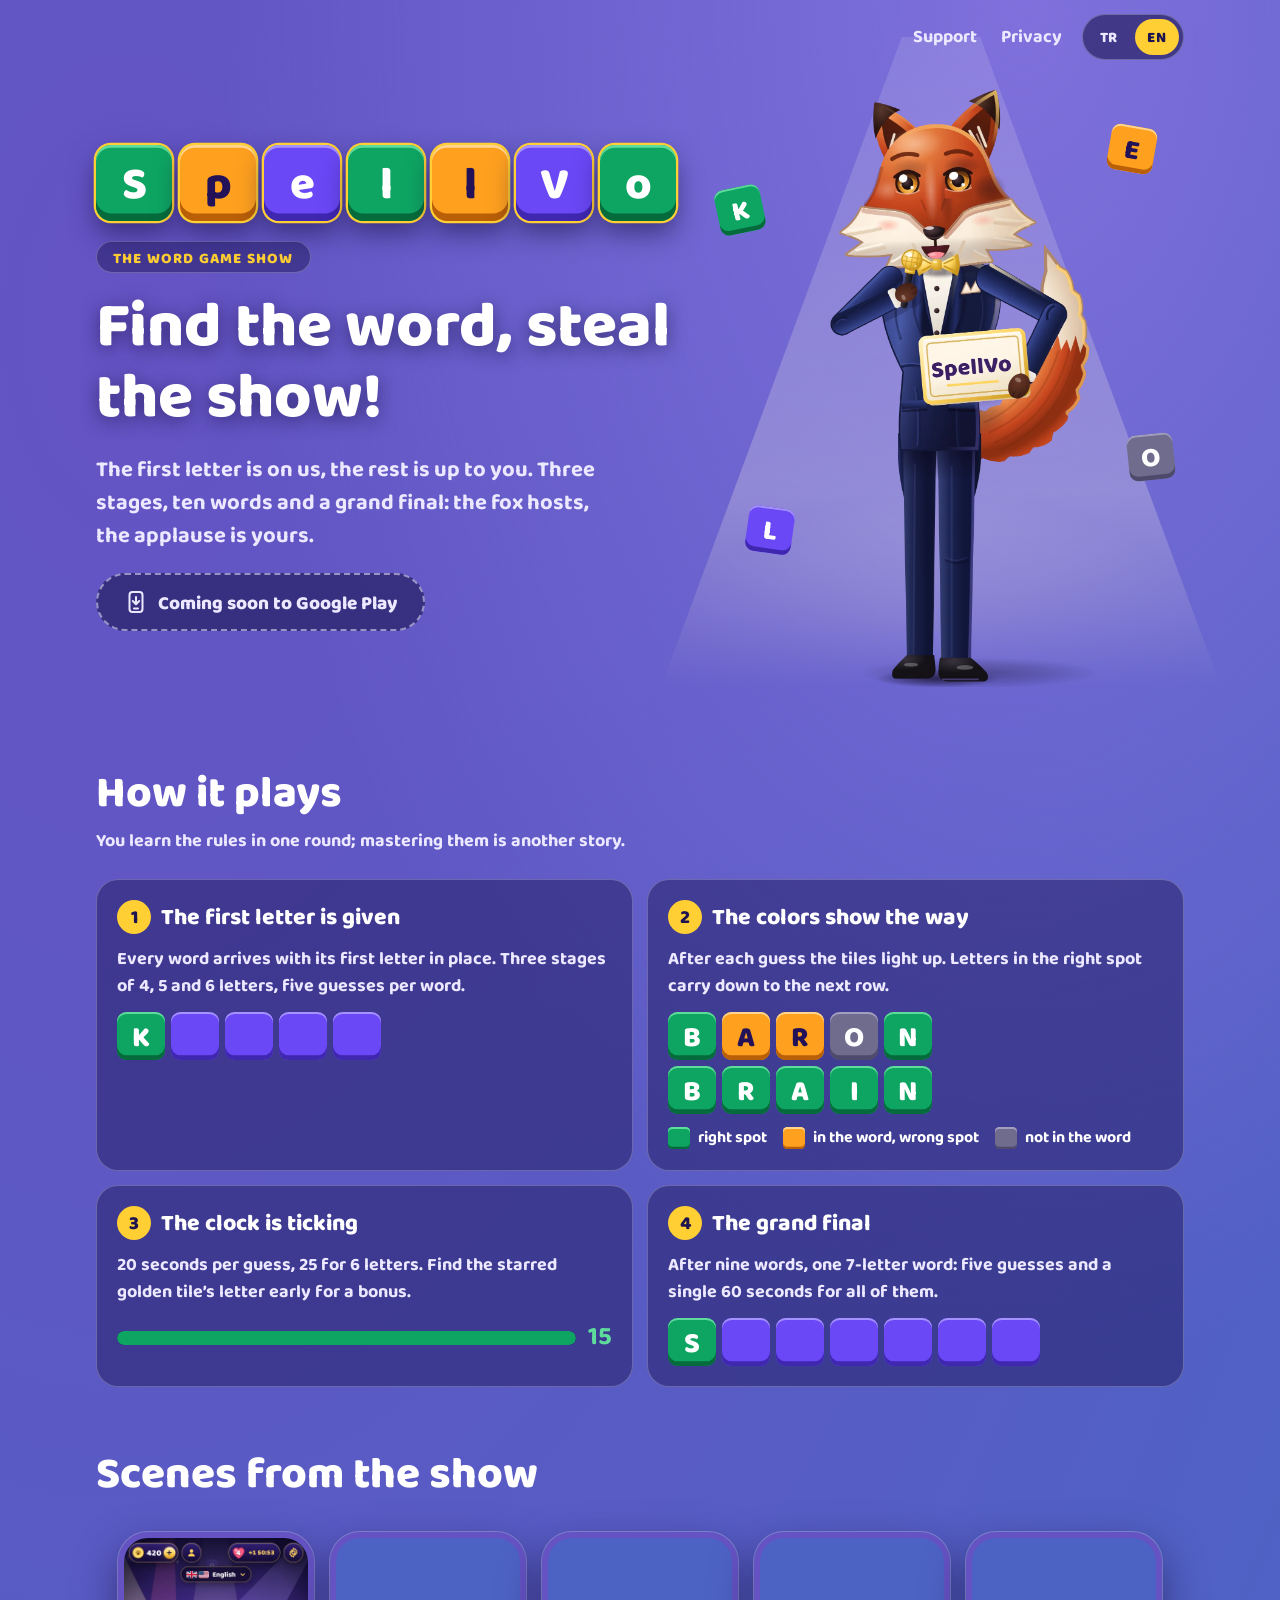
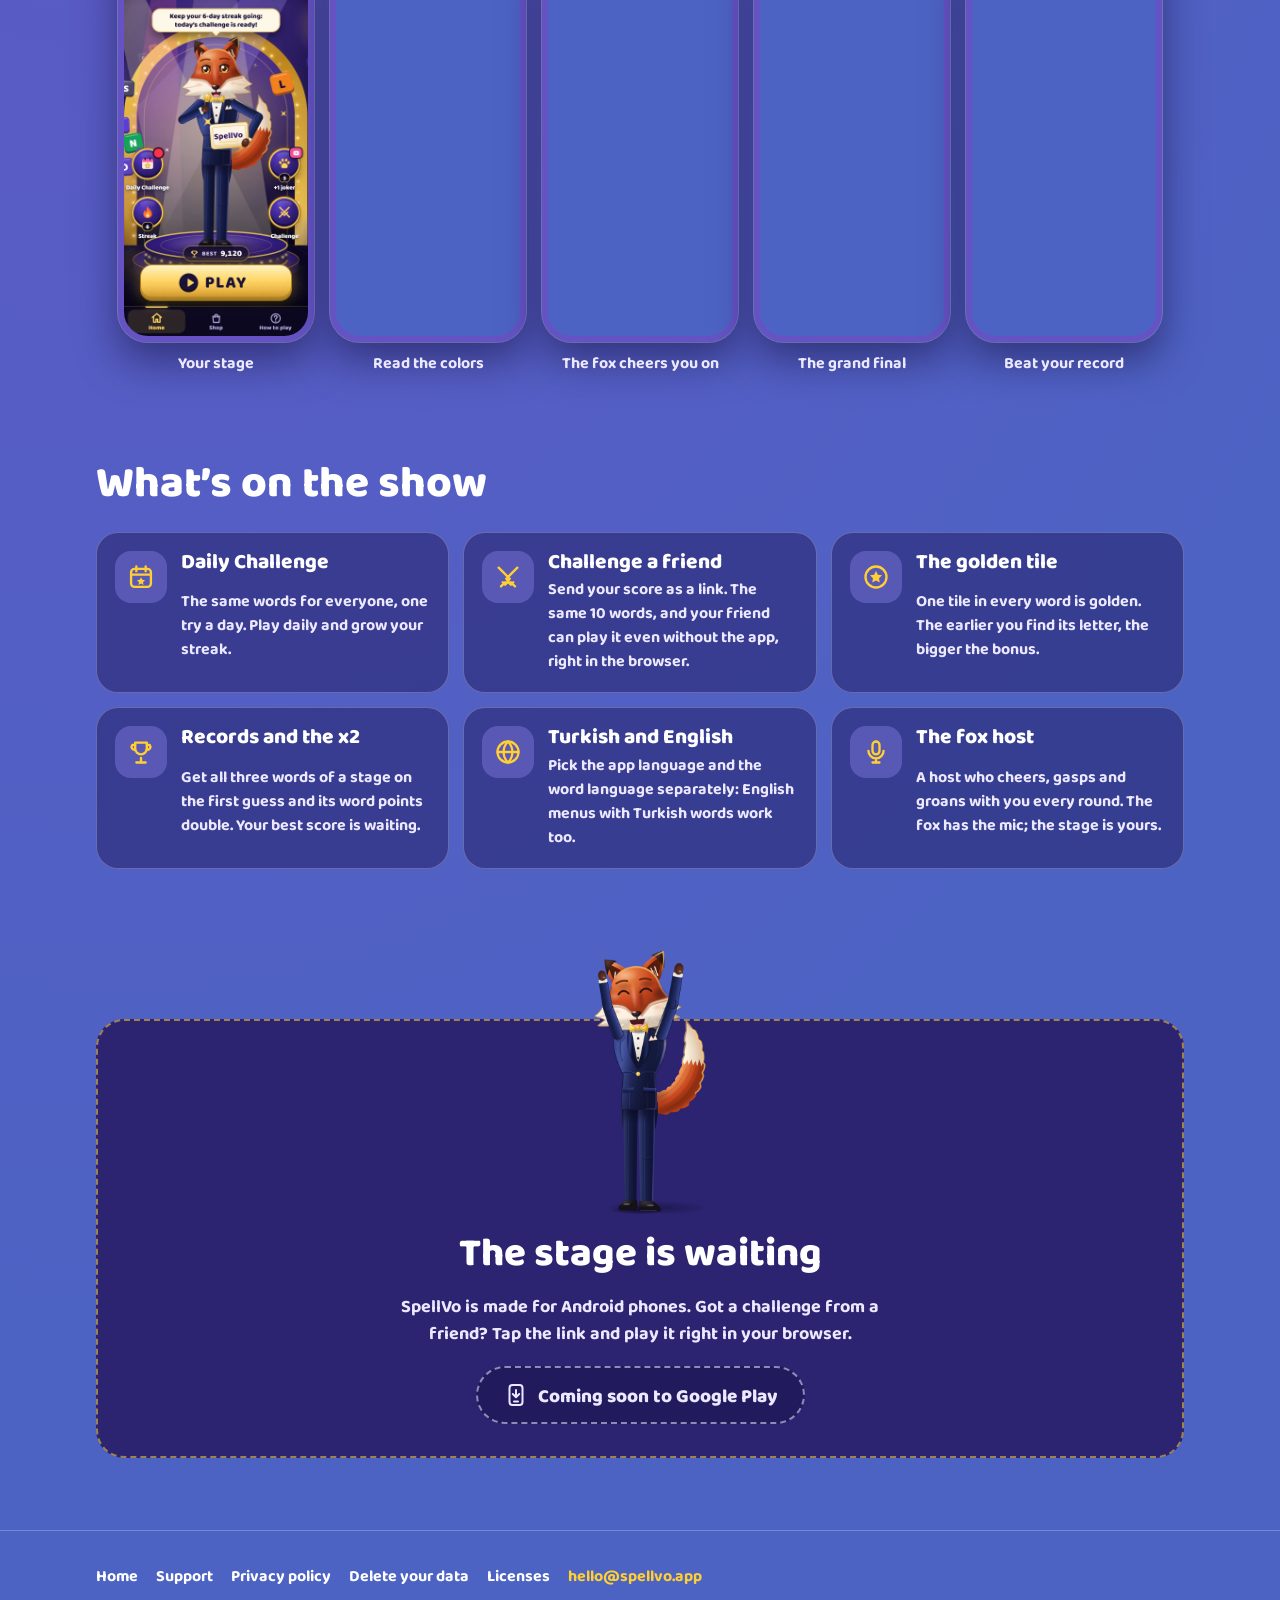
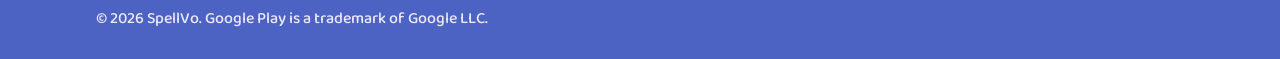
<file: index.html>
<!doctype html>
<html lang="tr" data-title-tr="SpellVo · Kelime yarışması" data-title-en="SpellVo · The word game show">
  <head>
    <meta charset="utf-8" />
    <meta name="viewport" content="width=device-width, initial-scale=1, viewport-fit=cover" />
    <meta name="theme-color" content="#6553c4" />
    <meta name="color-scheme" content="dark" />
    <link rel="icon" type="image/png" sizes="32x32" href="/icons/favicon-32.png" />
    <link rel="icon" type="image/png" sizes="16x16" href="/icons/favicon-16.png" />
    <link rel="apple-touch-icon" href="/icons/apple-touch-icon.png" />
    <link rel="manifest" href="/manifest.webmanifest" />
    <link rel="alternate" hreflang="tr" href="https://spellvo.app/?lang=tr" />
    <link rel="alternate" hreflang="en" href="https://spellvo.app/?lang=en" />
    <link rel="alternate" hreflang="x-default" href="https://spellvo.app/" />
    <script>
      // The page's language before the first paint (site/src/site.ts): ?lang=, the visitor's choice, the browser.
      (function () {
        var d = document.documentElement, q = new URLSearchParams(location.search).get('lang'), s = null;
        try { s = localStorage.getItem('spellvo.site.lang'); } catch (e) {}
        var l = q === 'tr' || q === 'en' ? q : s === 'tr' || s === 'en' ? s : /^tr/i.test(navigator.language || '') ? 'tr' : 'en';
        d.lang = l;
        d.setAttribute('data-lang', l);
        var t = d.getAttribute('data-title-' + l);
        if (t) document.title = t;
      })();
    </script>
    <!-- The first paint: the loading screen's sky, never a white page. -->
    <style>
      html, body { background: #4d63c4; color: #fff; }
    </style>
    <title>SpellVo · Kelime yarışması · The word game show</title>
    <meta name="description" content="SpellVo: tilkinin sunduğu kelime yarışması. İlk harf bizden, gerisi senden. · The word game show hosted by a fox. The first letter is on us, the rest is up to you." />
    <link rel="canonical" href="https://spellvo.app/" />
    <meta property="og:type" content="website" />
    <meta property="og:site_name" content="SpellVo" />
    <meta property="og:url" content="https://spellvo.app/" />
    <meta property="og:title" content="SpellVo · Kelime yarışması" />
    <meta property="og:description" content="Harf harf bul, sahneyi kap! İlk harf bizden, gerisi senden. Tilki sunuyor." />
    <meta property="og:image" content="https://spellvo.app/og/home-tr.jpg" />
    <meta property="og:image:type" content="image/jpeg" />
    <meta property="og:image:width" content="1200" />
    <meta property="og:image:height" content="630" />
    <meta property="og:image:alt" content="SpellVo: renkli harf taşlarıyla logo ve mikrofonlu tilki sunucu" />
    <meta property="og:locale" content="tr_TR" />
    <meta property="og:locale:alternate" content="en_US" />
    <meta name="twitter:card" content="summary_large_image" />
    <meta name="twitter:title" content="SpellVo · Kelime yarışması" />
    <meta name="twitter:description" content="Harf harf bul, sahneyi kap! İlk harf bizden, gerisi senden. Tilki sunuyor." />
    <meta name="twitter:image" content="https://spellvo.app/og/home-tr.jpg" />
    <script>
      // A challenge link from before spellvo.app had its own page (…/#c=…): the challenge page plays it.
      if (/(^#|&)c=/.test(location.hash)) location.replace('/c/' + location.hash);
    </script>
    <script type="module" crossorigin src="/assets/site-69g7zGM3.js"></script>
    <link rel="stylesheet" crossorigin href="/assets/site-BjEBKI8y.css">
  </head>
  <body class="home">
    <a class="skip" href="#main"><span lang="tr">İçeriğe geç</span><span lang="en">Skip to content</span></a>
    <header class="wrap top">
      <a class="brand" href="/" aria-label="SpellVo"><span class="tile tile--correct" aria-hidden="true">S</span><span class="tile tile--present" aria-hidden="true">p</span><span class="tile " aria-hidden="true">e</span><span class="tile tile--correct" aria-hidden="true">l</span><span class="tile tile--present" aria-hidden="true">l</span><span class="tile " aria-hidden="true">V</span><span class="tile tile--correct" aria-hidden="true">o</span></a>
      <nav class="top__links" aria-label="SpellVo">
        <a class="top__link" href="/support/"><span lang="tr">Destek</span><span lang="en">Support</span></a>
        <a class="top__link" href="/privacy/"><span lang="tr">Gizlilik</span><span lang="en">Privacy</span></a>
        <div class="langs" role="group" aria-label="Dil / Language">
          <button type="button" data-set-lang="tr" aria-pressed="false" title="Türkçe">TR</button>
          <button type="button" data-set-lang="en" aria-pressed="false" title="English">EN</button>
        </div>
      </nav>
    </header>
    <main id="main">
      <section class="wrap hero" aria-labelledby="hero-title">
        <div class="hero__text">
          <p class="logo" role="img" aria-label="SpellVo"><span class="tile tile--correct" style="--i: 0" aria-hidden="true">S</span><span class="tile tile--present" style="--i: 1" aria-hidden="true">p</span><span class="tile " style="--i: 2" aria-hidden="true">e</span><span class="tile tile--correct" style="--i: 3" aria-hidden="true">l</span><span class="tile tile--present" style="--i: 4" aria-hidden="true">l</span><span class="tile " style="--i: 5" aria-hidden="true">V</span><span class="tile tile--correct" style="--i: 6" aria-hidden="true">o</span></p>
          <p class="eyebrow"><span lang="tr">Kelime yarışması</span><span lang="en">The word game show</span></p>
          <h1 id="hero-title"><span lang="tr">Harf harf bul, sahneyi kap!</span><span lang="en">Find the word, steal the show!</span></h1>
          <p class="lead">
            <span lang="tr">İlk harf bizden, gerisi senden. Üç etap, on kelime ve büyük final: tilki sunuyor, alkışlar senin için.</span>
            <span lang="en">The first letter is on us, the rest is up to you. Three stages, ten words and a grand final: the fox hosts, the applause is yours.</span>
          </p>
          <span class="store store--soon" aria-disabled="true" data-store="soon"><svg viewBox="0 0 24 24" width="24" height="24" aria-hidden="true" class="store__icon"><rect x="5.5" y="2" width="13" height="20" rx="3" fill="none" stroke="currentColor" stroke-width="2"/><path d="M12 7v7M8.8 11l3.2 3.2 3.2-3.2" fill="none" stroke="currentColor" stroke-width="2" stroke-linecap="round" stroke-linejoin="round"/><path d="M10 18.5h4" stroke="currentColor" stroke-width="2" stroke-linecap="round"/></svg><span lang="tr">Yakında Google Play’de</span><span lang="en">Coming soon to Google Play</span></span>
        </div>
        <div class="hero__stage" aria-hidden="true">
          <div class="spot"></div>
          <span class="float" style="left: 4%; top: 18%; --d: -1s; --r: -12deg"><span class="tile tile--correct">K</span></span>
          <span class="float" style="right: 6%; top: 8%; --d: -3s; --r: 10deg"><span class="tile tile--present">E</span></span>
          <span class="float" style="left: 10%; bottom: 22%; --d: -2s; --r: 8deg"><span class="tile">L</span></span>
          <span class="float" style="right: 2%; bottom: 34%; --d: -4.5s; --r: -6deg"><span class="tile tile--absent">O</span></span>
          <img class="fox" src="/img/fox-host.webp" width="560" height="992" alt="" fetchpriority="high" decoding="async" />
        </div>
      </section>

      <section class="wrap section" id="how" aria-labelledby="how-title">
        <div class="section__head">
          <h2 id="how-title"><span lang="tr">Nasıl oynanır?</span><span lang="en">How it plays</span></h2>
          <p class="section__lead">
            <span lang="tr">Kuralları bir turda kaparsın; ustalaşmak ise ayrı bir zevk.</span>
            <span lang="en">You learn the rules in one round; mastering them is another story.</span>
          </p>
        </div>
        <ol class="steps">
          <li class="card step">
            <h3><span lang="tr">İlk harf verilir</span><span lang="en">The first letter is given</span></h3>
            <p>
              <span lang="tr">Her kelime ilk harfiyle gelir. 4, 5 ve 6 harfli kelimelerle üç etap, her kelimeye 5 tahmin.</span>
              <span lang="en">Every word arrives with its first letter in place. Three stages of 4, 5 and 6 letters, five guesses per word.</span>
            </p>
            <div class="row" aria-hidden="true"><span class="tile tile--correct">K</span><span class="tile"></span><span class="tile"></span><span class="tile"></span><span class="tile"></span></div>
          </li>
          <li class="card step">
            <h3><span lang="tr">Renkler yol gösterir</span><span lang="en">The colors show the way</span></h3>
            <p>
              <span lang="tr">Her tahminden sonra taşlar renklenir. Doğru harfler bir sonraki satıra taşınır.</span>
              <span lang="en">After each guess the tiles light up. Letters in the right spot carry down to the next row.</span>
            </p>
            <div class="board" aria-hidden="true">
              <div class="row" lang="tr"><span class="tile tile--correct">K</span><span class="tile tile--present">E</span><span class="tile tile--present">M</span><span class="tile tile--present">A</span><span class="tile tile--absent">N</span></div>
              <div class="row" lang="tr"><span class="tile tile--correct">K</span><span class="tile tile--correct">A</span><span class="tile tile--correct">L</span><span class="tile tile--correct">E</span><span class="tile tile--correct">M</span></div>
              <div class="row" lang="en"><span class="tile tile--correct">B</span><span class="tile tile--present">A</span><span class="tile tile--present">R</span><span class="tile tile--absent">O</span><span class="tile tile--correct">N</span></div>
              <div class="row" lang="en"><span class="tile tile--correct">B</span><span class="tile tile--correct">R</span><span class="tile tile--correct">A</span><span class="tile tile--correct">I</span><span class="tile tile--correct">N</span></div>
            </div>
            <ul class="legend">
              <li><span class="tile tile--correct" aria-hidden="true"></span><span lang="tr">doğru yerde</span><span lang="en">right spot</span></li>
              <li><span class="tile tile--present" aria-hidden="true"></span><span lang="tr">var, başka yerde</span><span lang="en">in the word, wrong spot</span></li>
              <li><span class="tile tile--absent" aria-hidden="true"></span><span lang="tr">kelimede yok</span><span lang="en">not in the word</span></li>
            </ul>
          </li>
          <li class="card step">
            <h3><span lang="tr">Saat işliyor</span><span lang="en">The clock is ticking</span></h3>
            <p>
              <span lang="tr">Her tahmine 20 saniye, 6 harfte 25. Yıldızlı altın taşın harfini erken bulursan bonus kaparsın.</span>
              <span lang="en">20 seconds per guess, 25 for 6 letters. Find the starred golden tile’s letter early for a bonus.</span>
            </p>
            <div class="timer" aria-hidden="true"><span class="timer__bar"></span><strong>15</strong></div>
          </li>
          <li class="card step">
            <h3><span lang="tr">Büyük final</span><span lang="en">The grand final</span></h3>
            <p>
              <span lang="tr">Dokuz kelimeden sonra 7 harfli tek bir kelime: 5 tahmin ve hepsi için tek bir 60 saniye.</span>
              <span lang="en">After nine words, one 7-letter word: five guesses and a single 60 seconds for all of them.</span>
            </p>
            <div class="row" aria-hidden="true"><span class="tile tile--correct">S</span><span class="tile"></span><span class="tile"></span><span class="tile"></span><span class="tile"></span><span class="tile"></span><span class="tile"></span></div>
          </li>
        </ol>
      </section>

      <section class="wrap section" id="scenes" aria-labelledby="scenes-title">
        <div class="section__head">
          <h2 id="scenes-title"><span lang="tr">Sahneden kareler</span><span lang="en">Scenes from the show</span></h2>
        </div>
        <ul class="shots">
          <li><figure class="shot">
            <div class="phone">
              <img lang="tr" src="/shots/tr-lobby.webp" width="390" height="844" loading="lazy" decoding="async" alt="Lobi: sahnede tilki sunucu, Oyna düğmesi ve Günün Yarışması" />
              <img lang="en" src="/shots/en-lobby.webp" width="390" height="844" loading="lazy" decoding="async" alt="The lobby: the fox host on stage, the Play button and the Daily Challenge" />
            </div>
            <figcaption><span lang="tr">Sahne senin</span><span lang="en">Your stage</span></figcaption>
          </figure></li>
          <li><figure class="shot">
            <div class="phone">
              <img lang="tr" src="/shots/tr-round.webp" width="390" height="844" loading="lazy" decoding="async" alt="Bir tur: renkli taşlarla iki tahmin ve süre çubuğu" />
              <img lang="en" src="/shots/en-round.webp" width="390" height="844" loading="lazy" decoding="async" alt="A round: two guesses in colored tiles and the timer bar" />
            </div>
            <figcaption><span lang="tr">Renkleri oku</span><span lang="en">Read the colors</span></figcaption>
          </figure></li>
          <li><figure class="shot">
            <div class="phone">
              <img lang="tr" src="/shots/tr-result.webp" width="390" height="844" loading="lazy" decoding="async" alt="Tur sonucu: tilki altın taşı kutluyor" />
              <img lang="en" src="/shots/en-result.webp" width="390" height="844" loading="lazy" decoding="async" alt="A round’s result: the fox cheers the golden tile" />
            </div>
            <figcaption><span lang="tr">Tilki seninle</span><span lang="en">The fox cheers you on</span></figcaption>
          </figure></li>
          <li><figure class="shot">
            <div class="phone">
              <img lang="tr" src="/shots/tr-final.webp" width="390" height="844" loading="lazy" decoding="async" alt="Büyük final: 7 harfli kelime ve 60 saniyelik süre" />
              <img lang="en" src="/shots/en-final.webp" width="390" height="844" loading="lazy" decoding="async" alt="The grand final: a 7-letter word and the 60-second pool" />
            </div>
            <figcaption><span lang="tr">Büyük final</span><span lang="en">The grand final</span></figcaption>
          </figure></li>
          <li><figure class="shot">
            <div class="phone">
              <img lang="tr" src="/shots/tr-end.webp" width="390" height="844" loading="lazy" decoding="async" alt="Oyun sonu: yeni rekor ve toplam puan" />
              <img lang="en" src="/shots/en-end.webp" width="390" height="844" loading="lazy" decoding="async" alt="The end screen: a new record and the total score" />
            </div>
            <figcaption><span lang="tr">Rekorunu kır</span><span lang="en">Beat your record</span></figcaption>
          </figure></li>
        </ul>
      </section>

      <section class="wrap section" id="features" aria-labelledby="features-title">
        <div class="section__head">
          <h2 id="features-title"><span lang="tr">Sahnede neler var?</span><span lang="en">What’s on the show</span></h2>
        </div>
        <ul class="features">
          <li class="card feature">
            <span class="feature__icon" aria-hidden="true"><svg viewBox="0 0 24 24" width="28" height="28"><rect x="3.5" y="5" width="17" height="15.5" rx="3" fill="none" stroke="currentColor" stroke-width="2"/><path d="M3.5 10h17M8 3v4M16 3v4" stroke="currentColor" stroke-width="2" stroke-linecap="round"/><path d="m12 12.2 1.1 2.2 2.4.3-1.8 1.7.5 2.4-2.2-1.2-2.2 1.2.5-2.4-1.8-1.7 2.4-.3z" fill="currentColor"/></svg></span>
            <h3><span lang="tr">Günün Yarışması</span><span lang="en">Daily Challenge</span></h3>
            <p><span lang="tr">Herkese aynı kelimeler, günde tek hak. Her gün oyna, serini büyüt.</span><span lang="en">The same words for everyone, one try a day. Play daily and grow your streak.</span></p>
          </li>
          <li class="card feature">
            <span class="feature__icon" aria-hidden="true"><svg viewBox="0 0 24 24" width="28" height="28" fill="none" stroke="currentColor" stroke-width="2" stroke-linecap="round" stroke-linejoin="round"><path d="M4 4l9.5 9.5M13.5 13.5l-2 2 3 3 2-2M14.5 16.5 18 20M20 4l-9.5 9.5M10.5 13.5l2 2-3 3-2-2M9.5 16.5 6 20"/></svg></span>
            <h3><span lang="tr">Arkadaşına meydan oku</span><span lang="en">Challenge a friend</span></h3>
            <p><span lang="tr">Skorunu bir bağlantıyla gönder. Aynı 10 kelime; arkadaşın uygulama olmadan, tarayıcıda da oynayabilir.</span><span lang="en">Send your score as a link. The same 10 words, and your friend can play it even without the app, right in the browser.</span></p>
          </li>
          <li class="card feature">
            <span class="feature__icon" aria-hidden="true"><svg viewBox="0 0 24 24" width="28" height="28"><circle cx="12" cy="12" r="9" fill="none" stroke="currentColor" stroke-width="2"/><path d="m12 6.8 1.6 3.3 3.6.5-2.6 2.5.6 3.6-3.2-1.7-3.2 1.7.6-3.6-2.6-2.5 3.6-.5z" fill="currentColor"/></svg></span>
            <h3><span lang="tr">Altın taş</span><span lang="en">The golden tile</span></h3>
            <p><span lang="tr">Her kelimede bir taş altın. Harfini ne kadar erken bulursan bonus o kadar büyük.</span><span lang="en">One tile in every word is golden. The earlier you find its letter, the bigger the bonus.</span></p>
          </li>
          <li class="card feature">
            <span class="feature__icon" aria-hidden="true"><svg viewBox="0 0 24 24" width="28" height="28" fill="none" stroke="currentColor" stroke-width="2" stroke-linecap="round" stroke-linejoin="round"><path d="M8 21h8M12 17v4M7 4h10v5a5 5 0 0 1-10 0z"/><path d="M7 6H4.5a2.5 2.5 0 0 0 2.6 4M17 6h2.5a2.5 2.5 0 0 1-2.6 4"/></svg></span>
            <h3><span lang="tr">Rekorlar ve x2</span><span lang="en">Records and the x2</span></h3>
            <p><span lang="tr">Bir etabın üç kelimesini de ilk tahminde bil, kelime puanları ikiye katlansın. En iyi skorun seni bekliyor.</span><span lang="en">Get all three words of a stage on the first guess and its word points double. Your best score is waiting.</span></p>
          </li>
          <li class="card feature">
            <span class="feature__icon" aria-hidden="true"><svg viewBox="0 0 24 24" width="28" height="28" fill="none" stroke="currentColor" stroke-width="2" stroke-linecap="round"><circle cx="12" cy="12" r="9"/><path d="M3 12h18M12 3c2.6 2.6 3.8 5.6 3.8 9s-1.2 6.4-3.8 9c-2.6-2.6-3.8-5.6-3.8-9S9.4 5.6 12 3z"/></svg></span>
            <h3><span lang="tr">Türkçe ve İngilizce</span><span lang="en">Turkish and English</span></h3>
            <p><span lang="tr">Uygulama dilini ve kelime dilini ayrı ayrı seç: İngilizce menüyle Türkçe kelimeler de olur.</span><span lang="en">Pick the app language and the word language separately: English menus with Turkish words work too.</span></p>
          </li>
          <li class="card feature">
            <span class="feature__icon" aria-hidden="true"><svg viewBox="0 0 24 24" width="28" height="28" fill="none" stroke="currentColor" stroke-width="2" stroke-linecap="round" stroke-linejoin="round"><rect x="9" y="3" width="6" height="11" rx="3"/><path d="M5.5 11a6.5 6.5 0 0 0 13 0M12 17.5V21M9 21h6"/></svg></span>
            <h3><span lang="tr">Tilki sunucu</span><span lang="en">The fox host</span></h3>
            <p><span lang="tr">Her turda seninle sevinen, şaşıran, üzülen bir sunucu. Mikrofon tilkide, sahne sende.</span><span lang="en">A host who cheers, gasps and groans with you every round. The fox has the mic; the stage is yours.</span></p>
          </li>
        </ul>

        <div class="finale">
          <img src="/img/fox-celebrate.webp" width="420" height="744" alt="" loading="lazy" decoding="async" />
          <h2><span lang="tr">Sahne seni bekliyor</span><span lang="en">The stage is waiting</span></h2>
          <p><span lang="tr">SpellVo Android telefonlar için. Bir arkadaşın meydan okuduysa bağlantıya dokun: hemen tarayıcında oynarsın.</span><span lang="en">SpellVo is made for Android phones. Got a challenge from a friend? Tap the link and play it right in your browser.</span></p>
          <span class="store store--soon" aria-disabled="true" data-store="soon"><svg viewBox="0 0 24 24" width="24" height="24" aria-hidden="true" class="store__icon"><rect x="5.5" y="2" width="13" height="20" rx="3" fill="none" stroke="currentColor" stroke-width="2"/><path d="M12 7v7M8.8 11l3.2 3.2 3.2-3.2" fill="none" stroke="currentColor" stroke-width="2" stroke-linecap="round" stroke-linejoin="round"/><path d="M10 18.5h4" stroke="currentColor" stroke-width="2" stroke-linecap="round"/></svg><span lang="tr">Yakında Google Play’de</span><span lang="en">Coming soon to Google Play</span></span>
        </div>
      </section>
    </main>
    <footer class="foot">
      <div class="wrap">
        <nav aria-label="SpellVo">
          <a href="/"><span lang="tr">Ana sayfa</span><span lang="en">Home</span></a>
          <a href="/support/"><span lang="tr">Destek</span><span lang="en">Support</span></a>
          <a href="/privacy/"><span lang="tr">Gizlilik politikası</span><span lang="en">Privacy policy</span></a>
          <a href="/delete-data/"><span lang="tr">Verilerini sil</span><span lang="en">Delete your data</span></a>
          <a href="/licenses/"><span lang="tr">Lisanslar</span><span lang="en">Licenses</span></a>
          <a class="mail" href="mailto:hello@spellvo.app">hello@spellvo.app</a>
        </nav>
        <p>© 2026 SpellVo. <span lang="tr">Google Play, Google LLC’nin ticari markasıdır.</span><span lang="en">Google Play is a trademark of Google LLC.</span></p>
      </div>
    </footer>
  </body>
</html>
</file>
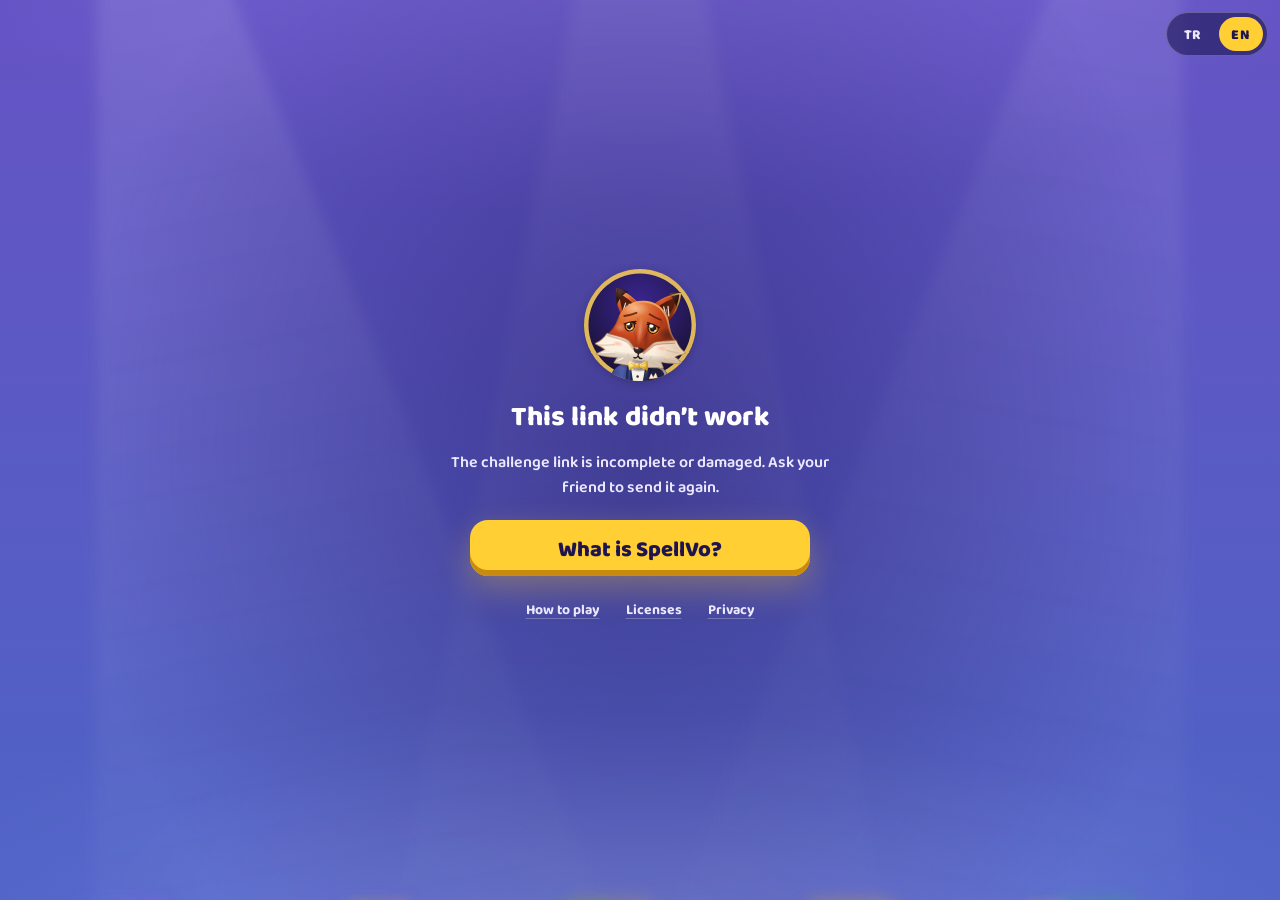
<file: c/index.html>
<!doctype html>
<html lang="tr">
  <head>
    <meta charset="UTF-8" />
    <meta name="viewport" content="width=device-width, initial-scale=1, viewport-fit=cover, interactive-widget=resizes-content" />
    <meta name="theme-color" content="#6553c4" />
    <!-- The web challenge (spellvo.app/c/<ui>/#<token>): `vite build --mode challenge`. The site build
         (tools/site/build.mjs) writes one copy per language folder and puts its link preview here. -->
    <meta name="robots" content="noindex" />
    <meta name="description" content="Aynı 10 kelime, aynı süreler. Uygulama gerekmez: bağlantıya dokun, tarayıcında oyna ve skoru geç." />
    <meta property="og:type" content="website" />
    <meta property="og:site_name" content="SpellVo" />
    <meta property="og:url" content="https://spellvo.app/c/" />
    <meta property="og:title" content="Sana meydan okundu! · SpellVo" />
    <meta property="og:description" content="Aynı 10 kelime, aynı süreler. Uygulama gerekmez: bağlantıya dokun, tarayıcında oyna ve skoru geç." />
    <meta property="og:image" content="https://spellvo.app/og/challenge-tr.jpg" />
    <meta property="og:image:type" content="image/jpeg" />
    <meta property="og:image:width" content="1200" />
    <meta property="og:image:height" content="630" />
    <meta property="og:image:alt" content="SpellVo meydan okuma: renkli harf taşlarıyla logo ve duyuru yapan tilki" />
    <meta property="og:locale" content="tr_TR" />
    <meta name="twitter:card" content="summary_large_image" />
    <meta name="twitter:title" content="Sana meydan okundu! · SpellVo" />
    <meta name="twitter:description" content="Aynı 10 kelime, aynı süreler. Uygulama gerekmez: bağlantıya dokun, tarayıcında oyna ve skoru geç." />
    <meta name="twitter:image" content="https://spellvo.app/og/challenge-tr.jpg" />
    <link rel="icon" type="image/png" sizes="32x32" href="/c/icons/favicon-32.png" />
    <link rel="icon" type="image/png" sizes="16x16" href="/c/icons/favicon-16.png" />
    <link rel="apple-touch-icon" href="/c/icons/apple-touch-icon.png" />
    <title>Sana meydan okundu! · SpellVo</title>
    <!-- First paint, before the bundle: the loading screen's sky (as index.html). -->
    <style>html,body{background:#4d63c4 radial-gradient(130% 75% at 50% 20%,#8070dc 0%,#6553c4 52%,#4d63c4 100%);height:100%;margin:0}</style>
    <script type="module" crossorigin src="/c/assets/challenge-BuhmNu9W.js"></script>
    <link rel="stylesheet" crossorigin href="/c/assets/challenge-BJu361aJ.css">
    <link rel="preload" href="/c/assets/baloo-2-latin-700-normal-CqTg7A15.woff2" as="font" type="font/woff2" crossorigin>
    <link rel="preload" href="/c/assets/baloo-2-latin-800-normal-BbF3Etk1.woff2" as="font" type="font/woff2" crossorigin>
    <link rel="preload" href="/c/assets/baloo-2-latin-ext-700-normal-Mlh7kdab.woff2" as="font" type="font/woff2" crossorigin>
    <link rel="preload" href="/c/assets/baloo-2-latin-ext-800-normal-C_Iwmf1s.woff2" as="font" type="font/woff2" crossorigin>
  </head>
  <body>
    <div id="root"></div>
  </body>
</html>
</file>
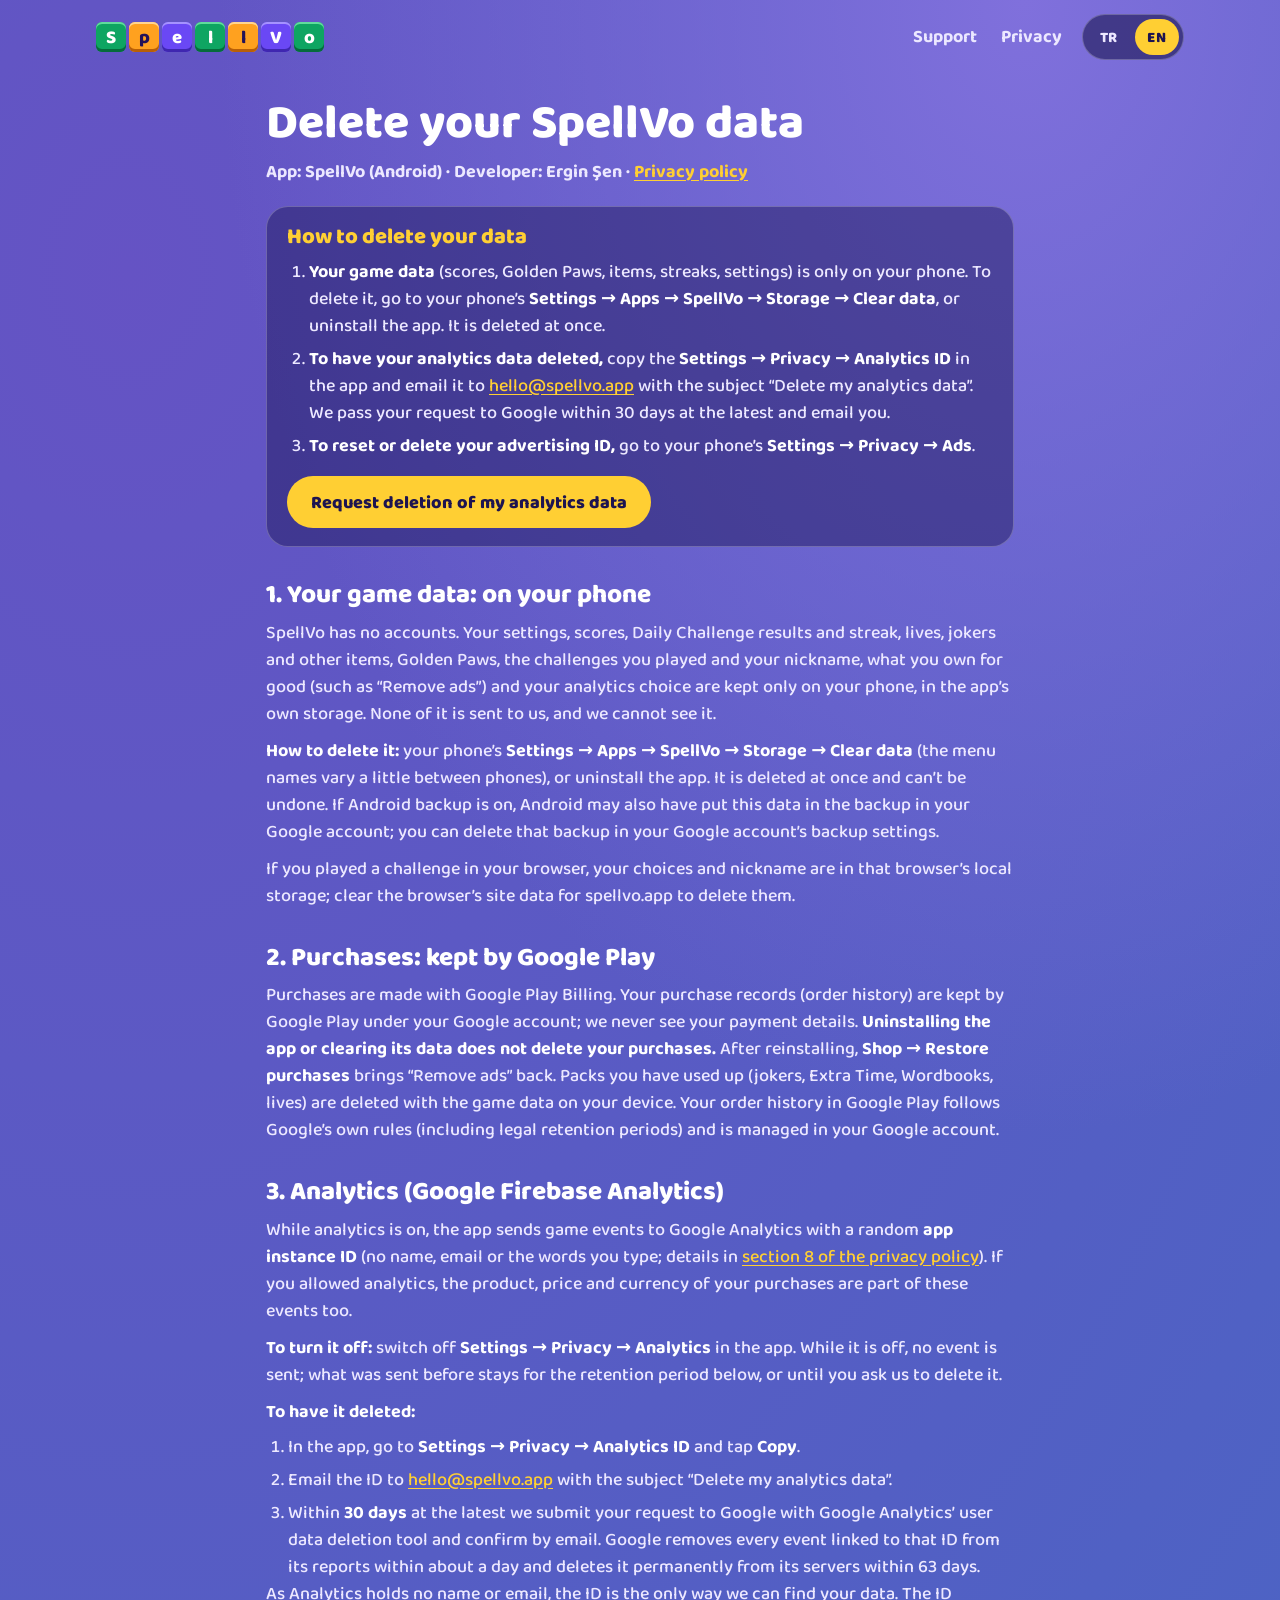
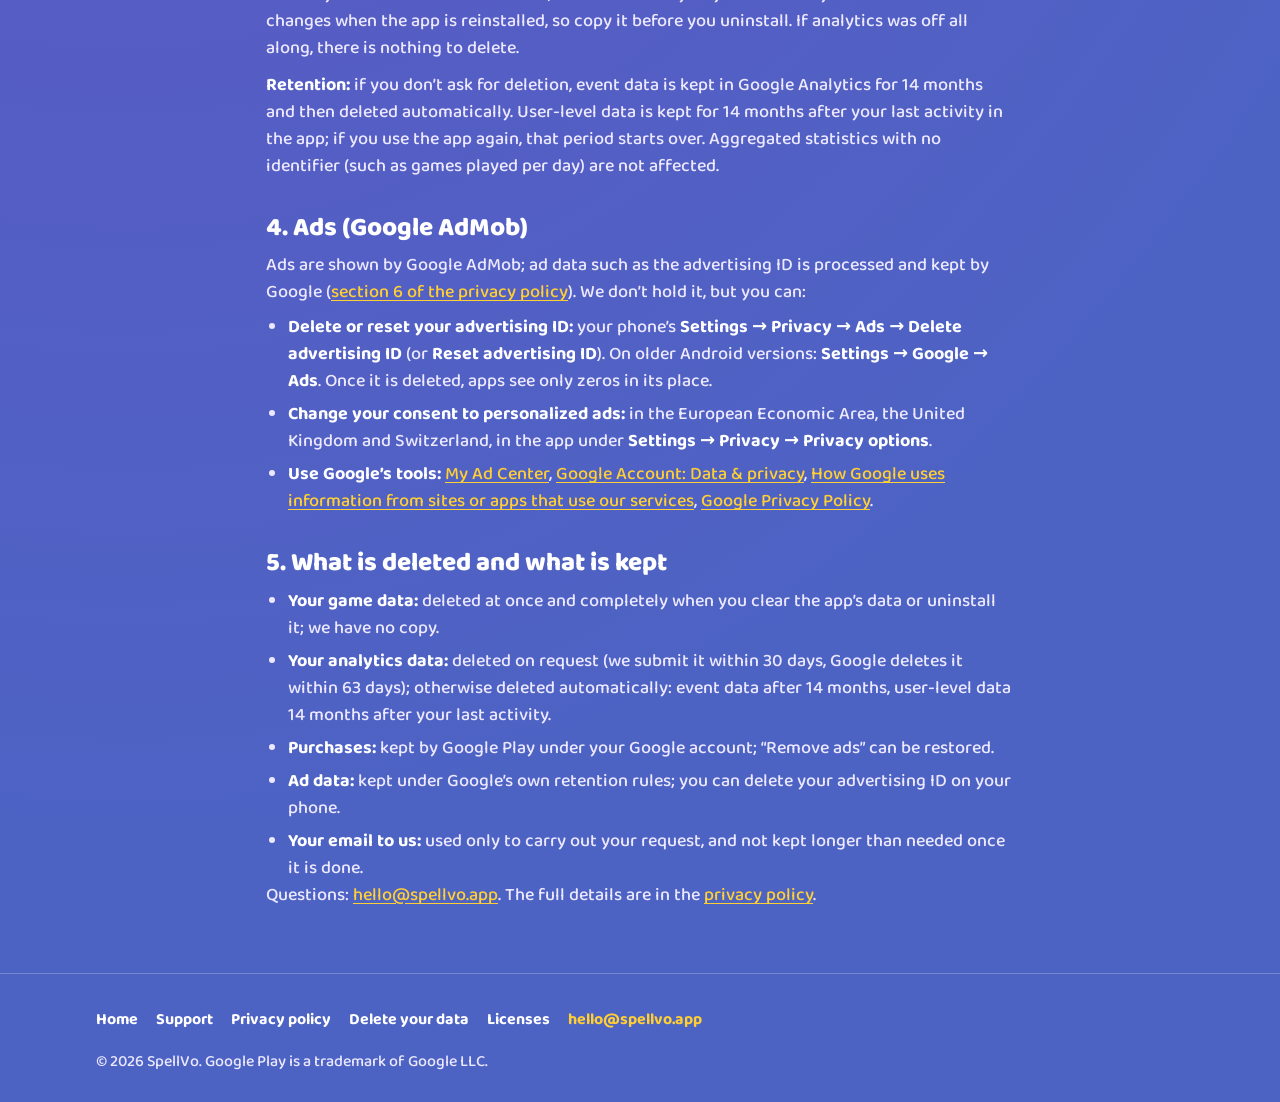
<file: delete-data/index.html>
<!doctype html>
<html lang="tr" data-title-tr="Verilerini sil · SpellVo" data-title-en="Delete your data · SpellVo">
  <head>
    <meta charset="utf-8" />
    <meta name="viewport" content="width=device-width, initial-scale=1, viewport-fit=cover" />
    <meta name="theme-color" content="#6553c4" />
    <meta name="color-scheme" content="dark" />
    <link rel="icon" type="image/png" sizes="32x32" href="/icons/favicon-32.png" />
    <link rel="icon" type="image/png" sizes="16x16" href="/icons/favicon-16.png" />
    <link rel="apple-touch-icon" href="/icons/apple-touch-icon.png" />
    <link rel="manifest" href="/manifest.webmanifest" />
    <link rel="alternate" hreflang="tr" href="https://spellvo.app/delete-data/?lang=tr" />
    <link rel="alternate" hreflang="en" href="https://spellvo.app/delete-data/?lang=en" />
    <link rel="alternate" hreflang="x-default" href="https://spellvo.app/delete-data/" />
    <script>
      // The page's language before the first paint (site/src/site.ts): ?lang=, the visitor's choice, the browser.
      (function () {
        var d = document.documentElement, q = new URLSearchParams(location.search).get('lang'), s = null;
        try { s = localStorage.getItem('spellvo.site.lang'); } catch (e) {}
        var l = q === 'tr' || q === 'en' ? q : s === 'tr' || s === 'en' ? s : /^tr/i.test(navigator.language || '') ? 'tr' : 'en';
        d.lang = l;
        d.setAttribute('data-lang', l);
        var t = d.getAttribute('data-title-' + l);
        if (t) document.title = t;
      })();
    </script>
    <!-- The first paint: the loading screen's sky, never a white page. -->
    <style>
      html, body { background: #4d63c4; color: #fff; }
    </style>
    <title>Verilerini sil · Delete your data · SpellVo</title>
    <meta name="description" content="SpellVo verilerini silme: oyun verileri, analitik, satın almalar ve reklam kimliği. · How to delete your SpellVo data: game data, analytics, purchases and the advertising ID." />
    <link rel="canonical" href="https://spellvo.app/delete-data/" />
    <meta property="og:type" content="article" />
    <meta property="og:site_name" content="SpellVo" />
    <meta property="og:url" content="https://spellvo.app/delete-data/" />
    <meta property="og:title" content="Verilerini sil · Delete your data · SpellVo" />
    <meta property="og:description" content="Oyun verilerin cihazında; analitik verilerinin silinmesini e-postayla iste. · Your game data is on your device; ask by email to delete your analytics data." />
    <meta property="og:image" content="https://spellvo.app/og/home-tr.jpg" />
    <meta property="og:image:width" content="1200" />
    <meta property="og:image:height" content="630" />
    <meta name="twitter:card" content="summary_large_image" />
    <script type="module" crossorigin src="/assets/site-69g7zGM3.js"></script>
    <link rel="stylesheet" crossorigin href="/assets/site-BjEBKI8y.css">
  </head>
  <body>
    <a class="skip" href="#main"><span lang="tr">İçeriğe geç</span><span lang="en">Skip to content</span></a>
    <header class="wrap top">
      <a class="brand" href="/" aria-label="SpellVo"><span class="tile tile--correct" aria-hidden="true">S</span><span class="tile tile--present" aria-hidden="true">p</span><span class="tile " aria-hidden="true">e</span><span class="tile tile--correct" aria-hidden="true">l</span><span class="tile tile--present" aria-hidden="true">l</span><span class="tile " aria-hidden="true">V</span><span class="tile tile--correct" aria-hidden="true">o</span></a>
      <nav class="top__links" aria-label="SpellVo">
        <a class="top__link" href="/support/"><span lang="tr">Destek</span><span lang="en">Support</span></a>
        <a class="top__link" href="/privacy/"><span lang="tr">Gizlilik</span><span lang="en">Privacy</span></a>
        <div class="langs" role="group" aria-label="Dil / Language">
          <button type="button" data-set-lang="tr" aria-pressed="false" title="Türkçe">TR</button>
          <button type="button" data-set-lang="en" aria-pressed="false" title="English">EN</button>
        </div>
      </nav>
    </header>
    <main id="main" class="doc">
      <!--
        The data deletion page for Google Play's Data safety form (docs/SITE.md "Data deletion page",
        docs/PRIVACY_OPS.md for how requests are handled). Keep it in step with the privacy policy
        (site/privacy/index.html, sections 2, 6, 7, 8 and 13) and docs/PLAY_DATA_SAFETY.md. The analytics
        retention (14 months for event data; 14 months after the last activity for user-level data, "Reset
        on new activity" on) was set in Google Analytics on 2026-11-10 (docs/PRIVACY_OPS.md "The retention setting").
      -->

      <!-- ===================== Türkçe ===================== -->
      <article lang="tr">
        <h1>SpellVo verilerini sil</h1>
        <p class="meta">Uygulama: SpellVo (Android) · Geliştirici: Ergin Şen · <a href="/privacy/">Gizlilik politikası</a></p>

        <div class="card summary deletion">
          <h2>Silme adımları</h2>
          <ol>
            <li><strong>Oyun verilerin</strong> (skorlar, Altın Pati, eşyalar, seriler, ayarlar) yalnızca telefonunda durur. Silmek için telefonunda <strong>Ayarlar → Uygulamalar → SpellVo → Depolama → Verileri temizle</strong>’ye dokun ya da uygulamayı kaldır. Hemen silinir.</li>
            <li><strong>Analitik verilerinin silinmesini istemek için</strong> uygulamada <strong>Ayarlar → Gizlilik → Analitik kimliği</strong>’ni kopyala ve “Analitik verilerimi sil” konulu bir e-postayla <a href="mailto:hello@spellvo.app?subject=Analitik%20verilerimi%20sil&amp;body=Analitik%20kimli%C4%9Fi%3A%20">hello@spellvo.app</a> adresine gönder. Silme talebini en geç 30 gün içinde Google’a iletir, sana yazarız.</li>
            <li><strong>Reklam kimliğini sıfırlamak ya da silmek için</strong> telefonunda <strong>Ayarlar → Gizlilik → Reklamlar</strong>’a git.</li>
          </ol>
          <p><a class="button" href="mailto:hello@spellvo.app?subject=Analitik%20verilerimi%20sil&amp;body=Analitik%20kimli%C4%9Fi%3A%20">Analitik verilerimin silinmesini iste</a></p>
        </div>

        <h2 id="tr-cihaz">1. Oyun verilerin: telefonunda</h2>
        <p>SpellVo’da hesap yok. Ayarların, skorların, Günün Yarışması sonuçların ve serin, canların, jokerlerin ve diğer eşyaların, Altın Patilerin, oynadığın meydan okumalar ve takma adın, satın aldığın kalıcı ürünler (“Reklamları kaldır” gibi) ve analitik tercihin yalnızca telefonunda, uygulamanın kendi depolama alanında saklanır. Bunlar bize gönderilmez; biz göremeyiz.</p>
        <p><strong>Nasıl silinir:</strong> telefonunda <strong>Ayarlar → Uygulamalar → SpellVo → Depolama → Verileri temizle</strong> (menü adları telefona göre biraz değişebilir) ya da uygulamayı kaldır. Silme hemen olur ve geri alınamaz. Android yedeklemesi açıksa Android bu verileri Google hesabındaki yedeğe de koymuş olabilir; o yedeği Google hesabının yedekleme ayarlarından silebilirsin.</p>
        <p>Bir meydan okumayı tarayıcıda oynadıysan, tercihlerin ve takma adın o tarayıcının yerel depolama alanındadır; tarayıcının spellvo.app site verilerini temizleyerek silebilirsin.</p>

        <h2 id="tr-satin">2. Satın almalar: Google Play’de</h2>
        <p>Satın almalar Google Play Faturalandırma ile yapılır. Satın alma kayıtların (sipariş geçmişin) Google hesabına bağlı olarak Google Play’de tutulur; ödeme bilgilerini biz hiç görmeyiz. <strong>Uygulamayı kaldırmak ya da verilerini temizlemek satın almalarını silmez.</strong> Uygulamayı yeniden kurduğunda “Reklamları kaldır”ı <strong>Mağaza → Satın alımları geri yükle</strong> ile geri alırsın. Kullanılıp biten paketler (joker, Ek Süre, Sözlük, can) cihazdaki oyun verisiyle birlikte silinir. Google Play’deki sipariş geçmişi Google’ın kendi kurallarına (yasal saklama süreleri dâhil) tabidir; Google hesabının ayarlarından yönetilir.</p>

        <h2 id="tr-analitik">3. Analitik (Google Firebase Analytics)</h2>
        <p>Uygulama, analitik açıkken Google Analytics’e oyun olaylarını rastgele bir <strong>uygulama örneği kimliğiyle</strong> gönderir (adın, e-postan ya da yazdığın kelimeler olmadan; ayrıntılar <a href="/privacy/#tr-analitik">gizlilik politikasının 8. bölümünde</a>). Analitiğe izin verdiysen, yaptığın satın almaların ürünü, fiyatı ve para birimi de bu olaylara dâhildir.</p>
        <p><strong>Kapatmak için:</strong> uygulamada <strong>Ayarlar → Gizlilik → Analitik</strong> anahtarını kapat. Kapalıyken hiçbir olay gönderilmez; daha önce gönderilenler aşağıdaki saklama süresi boyunca kalır ya da sen istersen silinir.</p>
        <p><strong>Silinmesini istemek için:</strong></p>
        <ol>
          <li>Uygulamada <strong>Ayarlar → Gizlilik → Analitik kimliği</strong>’ne git ve <strong>Kopyala</strong>’ya dokun.</li>
          <li>Kimliği <a href="mailto:hello@spellvo.app?subject=Analitik%20verilerimi%20sil&amp;body=Analitik%20kimli%C4%9Fi%3A%20">hello@spellvo.app</a> adresine “Analitik verilerimi sil” konulu bir e-postayla gönder.</li>
          <li>Talebini en geç <strong>30 gün</strong> içinde Google Analytics’in kullanıcı verisi silme aracıyla Google’a iletir ve sana e-postayla bildiririz. Google bu kimliğe bağlı tüm olayları raporlardan yaklaşık bir gün içinde kaldırır ve sunucularından en geç 63 gün içinde kalıcı olarak siler.</li>
        </ol>
        <p>Analytics’te adın ya da e-postan olmadığı için verilerini yalnızca bu kimlikle bulabiliriz. Kimlik uygulama yeniden kurulunca değişir; uygulamayı kaldırmadan önce kopyalamanı öneririz. Analitik baştan beri kapalıysa silinecek bir şey yoktur.</p>
        <p><strong>Saklama süresi:</strong> silme istemezsen olay verileri Google Analytics’te 14 ay saklanır, sonra otomatik silinir. Kullanıcı düzeyindeki veriler ise uygulamadaki son etkinliğinden sonra 14 ay saklanır; uygulamayı yeniden kullanırsan bu süre baştan başlar. Kimlik bilgisi içermeyen toplu istatistikler (örneğin günlük oyun sayısı) bundan etkilenmez.</p>

        <h2 id="tr-reklam">4. Reklamlar (Google AdMob)</h2>
        <p>Reklamları Google AdMob gösterir; reklam kimliği gibi reklam verilerini Google işler ve saklar (<a href="/privacy/#tr-reklam">gizlilik politikasının 6. bölümü</a>). Bu verileri biz tutmayız, ama şunları yapabilirsin:</p>
        <ul>
          <li><strong>Reklam kimliğini sil ya da sıfırla:</strong> telefonunda <strong>Ayarlar → Gizlilik → Reklamlar → Reklam kimliğini sil</strong> (ya da <strong>Reklam kimliğini sıfırla</strong>). Eski Android sürümlerinde: <strong>Ayarlar → Google → Reklamlar</strong>. Silinen kimlik yerine uygulamalar yalnızca sıfırlar görür.</li>
          <li><strong>Kişiselleştirilmiş reklam iznin:</strong> Avrupa Ekonomik Alanı, Birleşik Krallık ve İsviçre’de uygulamada <strong>Ayarlar → Gizlilik → Gizlilik seçenekleri</strong>’nden değiştir.</li>
          <li><strong>Google’ın araçları:</strong> <a href="https://myadcenter.google.com/" rel="noopener">Reklam Merkezim</a>, <a href="https://myaccount.google.com/data-and-privacy" rel="noopener">Google hesabı: Veri ve gizlilik</a>, <a href="https://policies.google.com/technologies/partner-sites" rel="noopener">Google, hizmetlerini kullanan site ve uygulamalardan gelen bilgileri nasıl kullanır</a>, <a href="https://policies.google.com/privacy" rel="noopener">Google Gizlilik Politikası</a>.</li>
        </ul>

        <h2 id="tr-ozet">5. Ne silinir, ne kalır</h2>
        <ul>
          <li><strong>Oyun verilerin:</strong> verileri temizleyince ya da uygulamayı kaldırınca hemen ve tamamen silinir; bizde kopyası yoktur.</li>
          <li><strong>Analitik verilerin:</strong> isteğin üzerine silinir (30 gün içinde iletiriz, Google en geç 63 günde siler); istemezsen olay verileri 14 ay, kullanıcı düzeyindeki veriler son etkinliğinden sonra 14 ay geçince kendiliğinden silinir.</li>
          <li><strong>Satın almalar:</strong> Google Play’de Google hesabına bağlı kalır; “Reklamları kaldır” geri yüklenebilir.</li>
          <li><strong>Reklam verileri:</strong> Google’ın kendi saklama kurallarına tabidir; reklam kimliğini telefonundan silebilirsin.</li>
          <li><strong>Bize yazdığın e-posta:</strong> yalnızca isteğini yerine getirmek için kullanılır ve iş bitince gerekmedikçe saklanmaz.</li>
        </ul>
        <p>Sorun olursa: <a href="mailto:hello@spellvo.app">hello@spellvo.app</a>. Tüm ayrıntılar <a href="/privacy/">gizlilik politikasında</a>.</p>
      </article>

      <!-- ===================== English ===================== -->
      <article lang="en">
        <h1>Delete your SpellVo data</h1>
        <p class="meta">App: SpellVo (Android) · Developer: Ergin Şen · <a href="/privacy/">Privacy policy</a></p>

        <div class="card summary deletion">
          <h2>How to delete your data</h2>
          <ol>
            <li><strong>Your game data</strong> (scores, Golden Paws, items, streaks, settings) is only on your phone. To delete it, go to your phone’s <strong>Settings → Apps → SpellVo → Storage → Clear data</strong>, or uninstall the app. It is deleted at once.</li>
            <li><strong>To have your analytics data deleted,</strong> copy the <strong>Settings → Privacy → Analytics ID</strong> in the app and email it to <a href="mailto:hello@spellvo.app?subject=Delete%20my%20analytics%20data&amp;body=Analytics%20ID%3A%20">hello@spellvo.app</a> with the subject “Delete my analytics data”. We pass your request to Google within 30 days at the latest and email you.</li>
            <li><strong>To reset or delete your advertising ID,</strong> go to your phone’s <strong>Settings → Privacy → Ads</strong>.</li>
          </ol>
          <p><a class="button" href="mailto:hello@spellvo.app?subject=Delete%20my%20analytics%20data&amp;body=Analytics%20ID%3A%20">Request deletion of my analytics data</a></p>
        </div>

        <h2 id="en-device">1. Your game data: on your phone</h2>
        <p>SpellVo has no accounts. Your settings, scores, Daily Challenge results and streak, lives, jokers and other items, Golden Paws, the challenges you played and your nickname, what you own for good (such as “Remove ads”) and your analytics choice are kept only on your phone, in the app’s own storage. None of it is sent to us, and we cannot see it.</p>
        <p><strong>How to delete it:</strong> your phone’s <strong>Settings → Apps → SpellVo → Storage → Clear data</strong> (the menu names vary a little between phones), or uninstall the app. It is deleted at once and can’t be undone. If Android backup is on, Android may also have put this data in the backup in your Google account; you can delete that backup in your Google account’s backup settings.</p>
        <p>If you played a challenge in your browser, your choices and nickname are in that browser’s local storage; clear the browser’s site data for spellvo.app to delete them.</p>

        <h2 id="en-purchases">2. Purchases: kept by Google Play</h2>
        <p>Purchases are made with Google Play Billing. Your purchase records (order history) are kept by Google Play under your Google account; we never see your payment details. <strong>Uninstalling the app or clearing its data does not delete your purchases.</strong> After reinstalling, <strong>Shop → Restore purchases</strong> brings “Remove ads” back. Packs you have used up (jokers, Extra Time, Wordbooks, lives) are deleted with the game data on your device. Your order history in Google Play follows Google’s own rules (including legal retention periods) and is managed in your Google account.</p>

        <h2 id="en-analytics">3. Analytics (Google Firebase Analytics)</h2>
        <p>While analytics is on, the app sends game events to Google Analytics with a random <strong>app instance ID</strong> (no name, email or the words you type; details in <a href="/privacy/#en-analytics">section 8 of the privacy policy</a>). If you allowed analytics, the product, price and currency of your purchases are part of these events too.</p>
        <p><strong>To turn it off:</strong> switch off <strong>Settings → Privacy → Analytics</strong> in the app. While it is off, no event is sent; what was sent before stays for the retention period below, or until you ask us to delete it.</p>
        <p><strong>To have it deleted:</strong></p>
        <ol>
          <li>In the app, go to <strong>Settings → Privacy → Analytics ID</strong> and tap <strong>Copy</strong>.</li>
          <li>Email the ID to <a href="mailto:hello@spellvo.app?subject=Delete%20my%20analytics%20data&amp;body=Analytics%20ID%3A%20">hello@spellvo.app</a> with the subject “Delete my analytics data”.</li>
          <li>Within <strong>30 days</strong> at the latest we submit your request to Google with Google Analytics’ user data deletion tool and confirm by email. Google removes every event linked to that ID from its reports within about a day and deletes it permanently from its servers within 63 days.</li>
        </ol>
        <p>As Analytics holds no name or email, the ID is the only way we can find your data. The ID changes when the app is reinstalled, so copy it before you uninstall. If analytics was off all along, there is nothing to delete.</p>
        <p><strong>Retention:</strong> if you don’t ask for deletion, event data is kept in Google Analytics for 14 months and then deleted automatically. User-level data is kept for 14 months after your last activity in the app; if you use the app again, that period starts over. Aggregated statistics with no identifier (such as games played per day) are not affected.</p>

        <h2 id="en-ads">4. Ads (Google AdMob)</h2>
        <p>Ads are shown by Google AdMob; ad data such as the advertising ID is processed and kept by Google (<a href="/privacy/#en-ads">section 6 of the privacy policy</a>). We don’t hold it, but you can:</p>
        <ul>
          <li><strong>Delete or reset your advertising ID:</strong> your phone’s <strong>Settings → Privacy → Ads → Delete advertising ID</strong> (or <strong>Reset advertising ID</strong>). On older Android versions: <strong>Settings → Google → Ads</strong>. Once it is deleted, apps see only zeros in its place.</li>
          <li><strong>Change your consent to personalized ads:</strong> in the European Economic Area, the United Kingdom and Switzerland, in the app under <strong>Settings → Privacy → Privacy options</strong>.</li>
          <li><strong>Use Google’s tools:</strong> <a href="https://myadcenter.google.com/" rel="noopener">My Ad Center</a>, <a href="https://myaccount.google.com/data-and-privacy" rel="noopener">Google Account: Data &amp; privacy</a>, <a href="https://policies.google.com/technologies/partner-sites" rel="noopener">How Google uses information from sites or apps that use our services</a>, <a href="https://policies.google.com/privacy" rel="noopener">Google Privacy Policy</a>.</li>
        </ul>

        <h2 id="en-summary">5. What is deleted and what is kept</h2>
        <ul>
          <li><strong>Your game data:</strong> deleted at once and completely when you clear the app’s data or uninstall it; we have no copy.</li>
          <li><strong>Your analytics data:</strong> deleted on request (we submit it within 30 days, Google deletes it within 63 days); otherwise deleted automatically: event data after 14 months, user-level data 14 months after your last activity.</li>
          <li><strong>Purchases:</strong> kept by Google Play under your Google account; “Remove ads” can be restored.</li>
          <li><strong>Ad data:</strong> kept under Google’s own retention rules; you can delete your advertising ID on your phone.</li>
          <li><strong>Your email to us:</strong> used only to carry out your request, and not kept longer than needed once it is done.</li>
        </ul>
        <p>Questions: <a href="mailto:hello@spellvo.app">hello@spellvo.app</a>. The full details are in the <a href="/privacy/">privacy policy</a>.</p>
      </article>
    </main>
    <footer class="foot">
      <div class="wrap">
        <nav aria-label="SpellVo">
          <a href="/"><span lang="tr">Ana sayfa</span><span lang="en">Home</span></a>
          <a href="/support/"><span lang="tr">Destek</span><span lang="en">Support</span></a>
          <a href="/privacy/"><span lang="tr">Gizlilik politikası</span><span lang="en">Privacy policy</span></a>
          <a href="/delete-data/"><span lang="tr">Verilerini sil</span><span lang="en">Delete your data</span></a>
          <a href="/licenses/"><span lang="tr">Lisanslar</span><span lang="en">Licenses</span></a>
          <a class="mail" href="mailto:hello@spellvo.app">hello@spellvo.app</a>
        </nav>
        <p>© 2026 SpellVo. <span lang="tr">Google Play, Google LLC’nin ticari markasıdır.</span><span lang="en">Google Play is a trademark of Google LLC.</span></p>
      </div>
    </footer>
  </body>
</html>
</file>
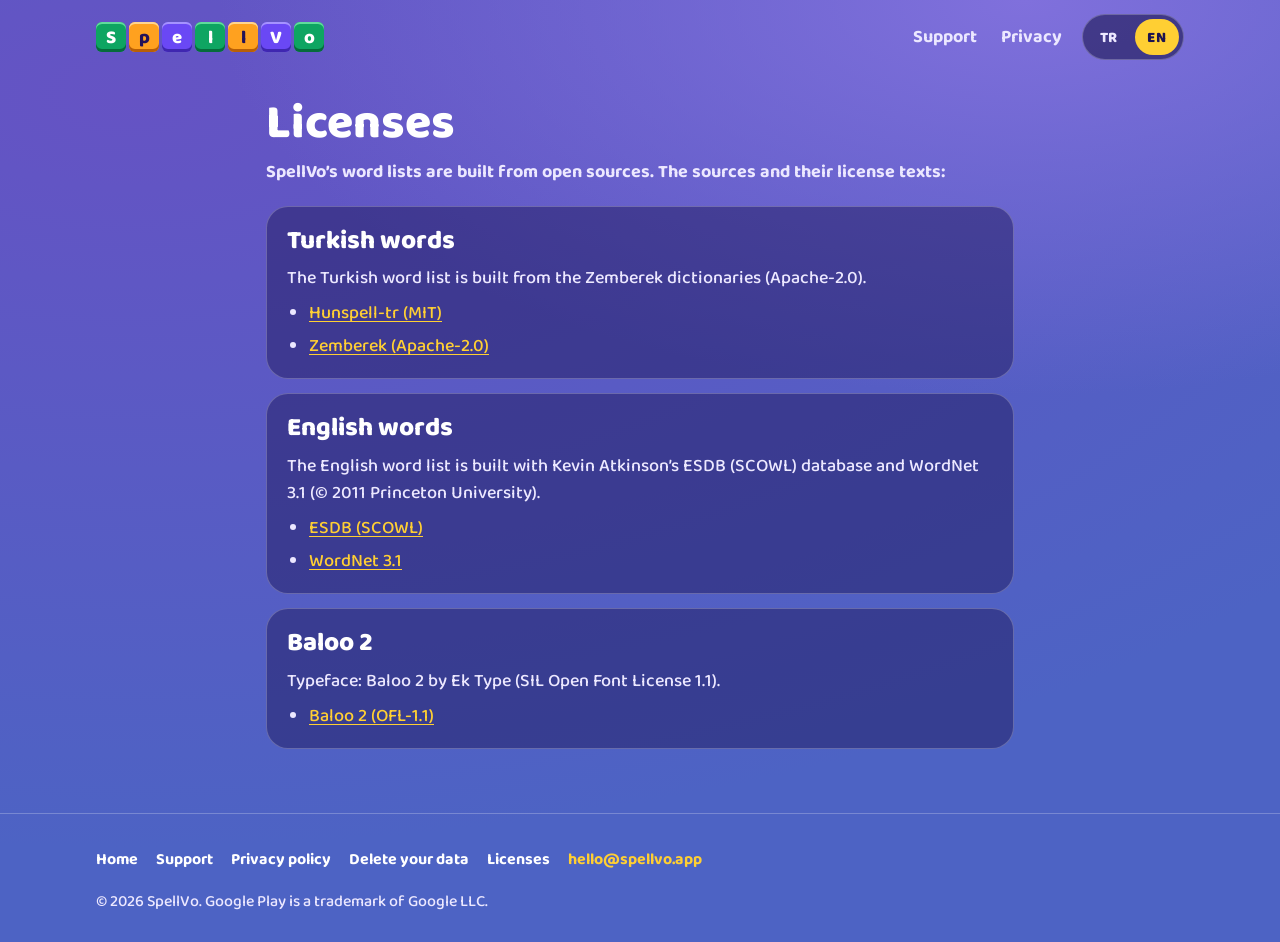
<file: licenses/index.html>
<!doctype html>
<html lang="tr" data-title-tr="Lisanslar · SpellVo" data-title-en="Licenses · SpellVo">
  <head>
    <meta charset="utf-8" />
    <meta name="viewport" content="width=device-width, initial-scale=1, viewport-fit=cover" />
    <meta name="theme-color" content="#6553c4" />
    <meta name="color-scheme" content="dark" />
    <link rel="icon" type="image/png" sizes="32x32" href="/icons/favicon-32.png" />
    <link rel="icon" type="image/png" sizes="16x16" href="/icons/favicon-16.png" />
    <link rel="apple-touch-icon" href="/icons/apple-touch-icon.png" />
    <link rel="manifest" href="/manifest.webmanifest" />
    <link rel="alternate" hreflang="tr" href="https://spellvo.app/licenses/?lang=tr" />
    <link rel="alternate" hreflang="en" href="https://spellvo.app/licenses/?lang=en" />
    <link rel="alternate" hreflang="x-default" href="https://spellvo.app/licenses/" />
    <script>
      // The page's language before the first paint (site/src/site.ts): ?lang=, the visitor's choice, the browser.
      (function () {
        var d = document.documentElement, q = new URLSearchParams(location.search).get('lang'), s = null;
        try { s = localStorage.getItem('spellvo.site.lang'); } catch (e) {}
        var l = q === 'tr' || q === 'en' ? q : s === 'tr' || s === 'en' ? s : /^tr/i.test(navigator.language || '') ? 'tr' : 'en';
        d.lang = l;
        d.setAttribute('data-lang', l);
        var t = d.getAttribute('data-title-' + l);
        if (t) document.title = t;
      })();
    </script>
    <!-- The first paint: the loading screen's sky, never a white page. -->
    <style>
      html, body { background: #4d63c4; color: #fff; }
    </style>
    <title>Lisanslar · Licenses · SpellVo</title>
    <meta name="description" content="SpellVo’nun kelime listelerinin kaynakları ve lisansları. · The sources and licenses of SpellVo’s word lists." />
    <link rel="canonical" href="https://spellvo.app/licenses/" />
    <meta property="og:type" content="website" />
    <meta property="og:site_name" content="SpellVo" />
    <meta property="og:url" content="https://spellvo.app/licenses/" />
    <meta property="og:title" content="Lisanslar · Licenses · SpellVo" />
    <meta property="og:image" content="https://spellvo.app/og/home-tr.jpg" />
    <meta name="twitter:card" content="summary_large_image" />
    <script type="module" crossorigin src="/assets/site-69g7zGM3.js"></script>
    <link rel="stylesheet" crossorigin href="/assets/site-BjEBKI8y.css">
  </head>
  <body>
    <a class="skip" href="#main"><span lang="tr">İçeriğe geç</span><span lang="en">Skip to content</span></a>
    <header class="wrap top">
      <a class="brand" href="/" aria-label="SpellVo"><span class="tile tile--correct" aria-hidden="true">S</span><span class="tile tile--present" aria-hidden="true">p</span><span class="tile " aria-hidden="true">e</span><span class="tile tile--correct" aria-hidden="true">l</span><span class="tile tile--present" aria-hidden="true">l</span><span class="tile " aria-hidden="true">V</span><span class="tile tile--correct" aria-hidden="true">o</span></a>
      <nav class="top__links" aria-label="SpellVo">
        <a class="top__link" href="/support/"><span lang="tr">Destek</span><span lang="en">Support</span></a>
        <a class="top__link" href="/privacy/"><span lang="tr">Gizlilik</span><span lang="en">Privacy</span></a>
        <div class="langs" role="group" aria-label="Dil / Language">
          <button type="button" data-set-lang="tr" aria-pressed="false" title="Türkçe">TR</button>
          <button type="button" data-set-lang="en" aria-pressed="false" title="English">EN</button>
        </div>
      </nav>
    </header>
    <main id="main" class="doc">
      <h1><span lang="tr">Lisanslar</span><span lang="en">Licenses</span></h1>
      <p class="meta">
        <span lang="tr">SpellVo’nun kelime listeleri açık kaynaklardan derlenir. Kaynaklar ve lisans metinleri:</span>
        <span lang="en">SpellVo’s word lists are built from open sources. The sources and their license texts:</span>
      </p>
<section class="card licence">
      <h2><span lang="tr">Türkçe kelimeler</span><span lang="en">Turkish words</span></h2>
      <p><span lang="tr">Türkçe kelime listesi Zemberek (Apache-2.0) sözlüklerinden üretilmiştir.</span><span lang="en">The Turkish word list is built from the Zemberek dictionaries (Apache-2.0).</span></p>
      <ul><li><a href="/licenses/hunspell_tr_LICENSE.txt">Hunspell-tr (MIT)</a></li><li><a href="/licenses/zemberek_LICENSE.txt">Zemberek (Apache-2.0)</a></li></ul>
    </section>
<section class="card licence">
      <h2><span lang="tr">İngilizce kelimeler</span><span lang="en">English words</span></h2>
      <p><span lang="tr">İngilizce kelime listesi Kevin Atkinson’ın ESDB (SCOWL) veritabanı ve WordNet 3.1 (© 2011 Princeton University) kullanılarak üretilmiştir.</span><span lang="en">The English word list is built with Kevin Atkinson’s ESDB (SCOWL) database and WordNet 3.1 (© 2011 Princeton University).</span></p>
      <ul><li><a href="/licenses/en/esdb_LICENSE.txt">ESDB (SCOWL)</a></li><li><a href="/licenses/en/wordnet_LICENSE.txt">WordNet 3.1</a></li></ul>
    </section>
<section class="card licence">
      <h2>Baloo 2</h2>
      <p><span lang="tr">Yazı tipi: Baloo 2, Ek Type (SIL Open Font License 1.1).</span><span lang="en">Typeface: Baloo 2 by Ek Type (SIL Open Font License 1.1).</span></p>
      <ul><li><a href="/licenses/baloo-2_OFL.txt">Baloo 2 (OFL-1.1)</a></li></ul>
    </section>
    </main>
    <footer class="foot">
      <div class="wrap">
        <nav aria-label="SpellVo">
          <a href="/"><span lang="tr">Ana sayfa</span><span lang="en">Home</span></a>
          <a href="/support/"><span lang="tr">Destek</span><span lang="en">Support</span></a>
          <a href="/privacy/"><span lang="tr">Gizlilik politikası</span><span lang="en">Privacy policy</span></a>
          <a href="/delete-data/"><span lang="tr">Verilerini sil</span><span lang="en">Delete your data</span></a>
          <a href="/licenses/"><span lang="tr">Lisanslar</span><span lang="en">Licenses</span></a>
          <a class="mail" href="mailto:hello@spellvo.app">hello@spellvo.app</a>
        </nav>
        <p>© 2026 SpellVo. <span lang="tr">Google Play, Google LLC’nin ticari markasıdır.</span><span lang="en">Google Play is a trademark of Google LLC.</span></p>
      </div>
    </footer>
  </body>
</html>
</file>
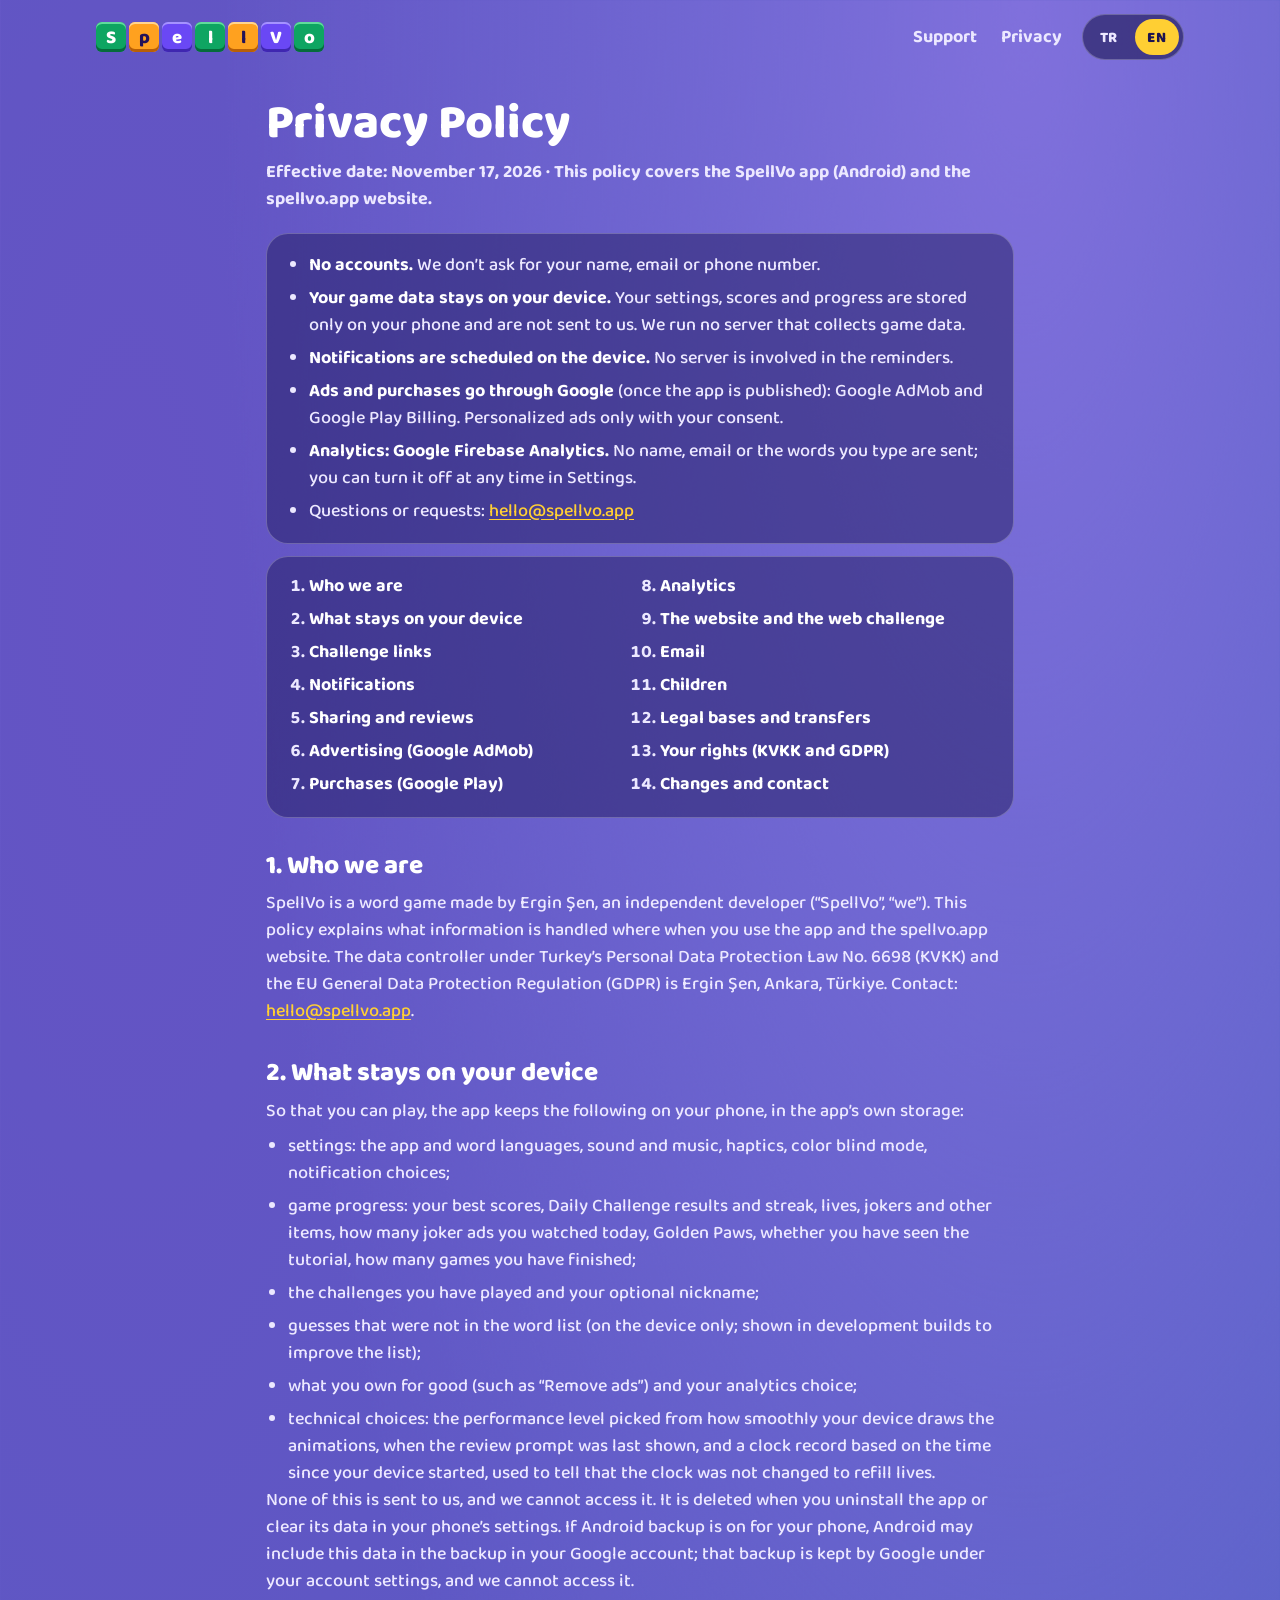
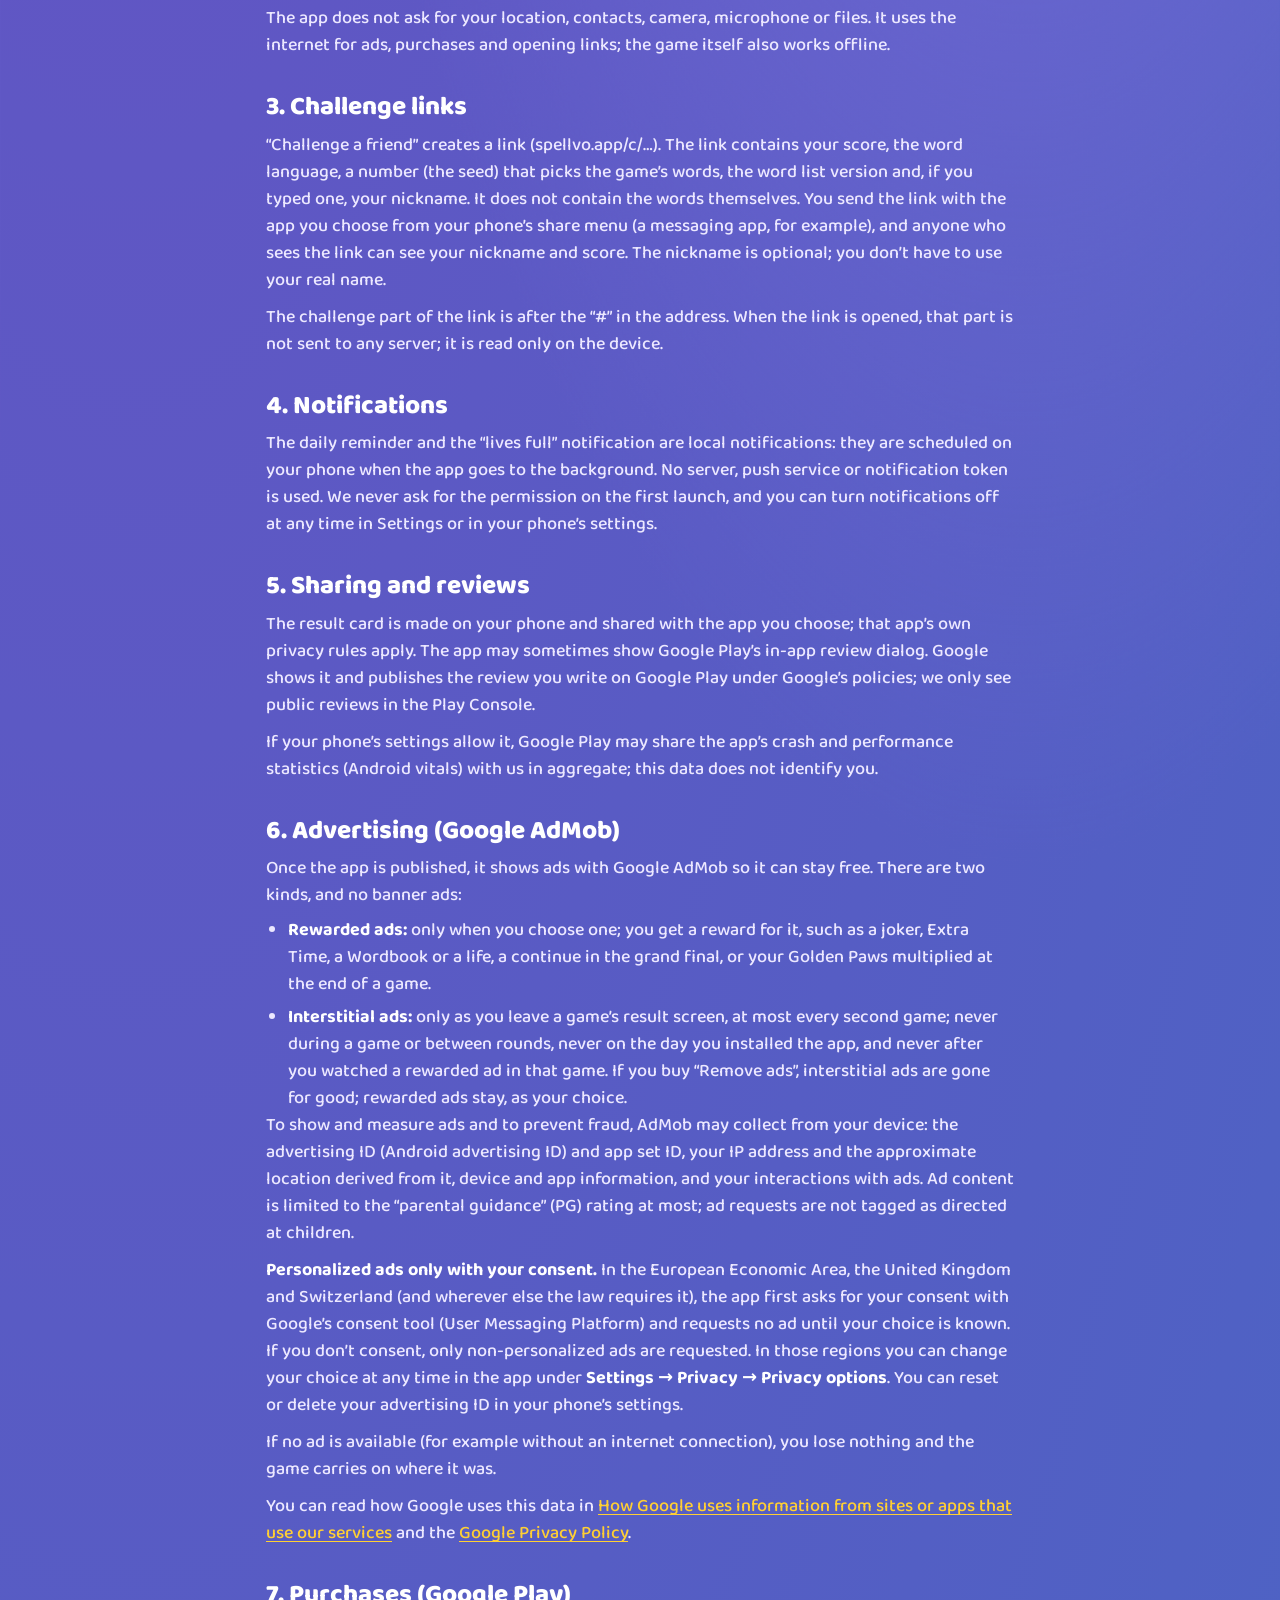
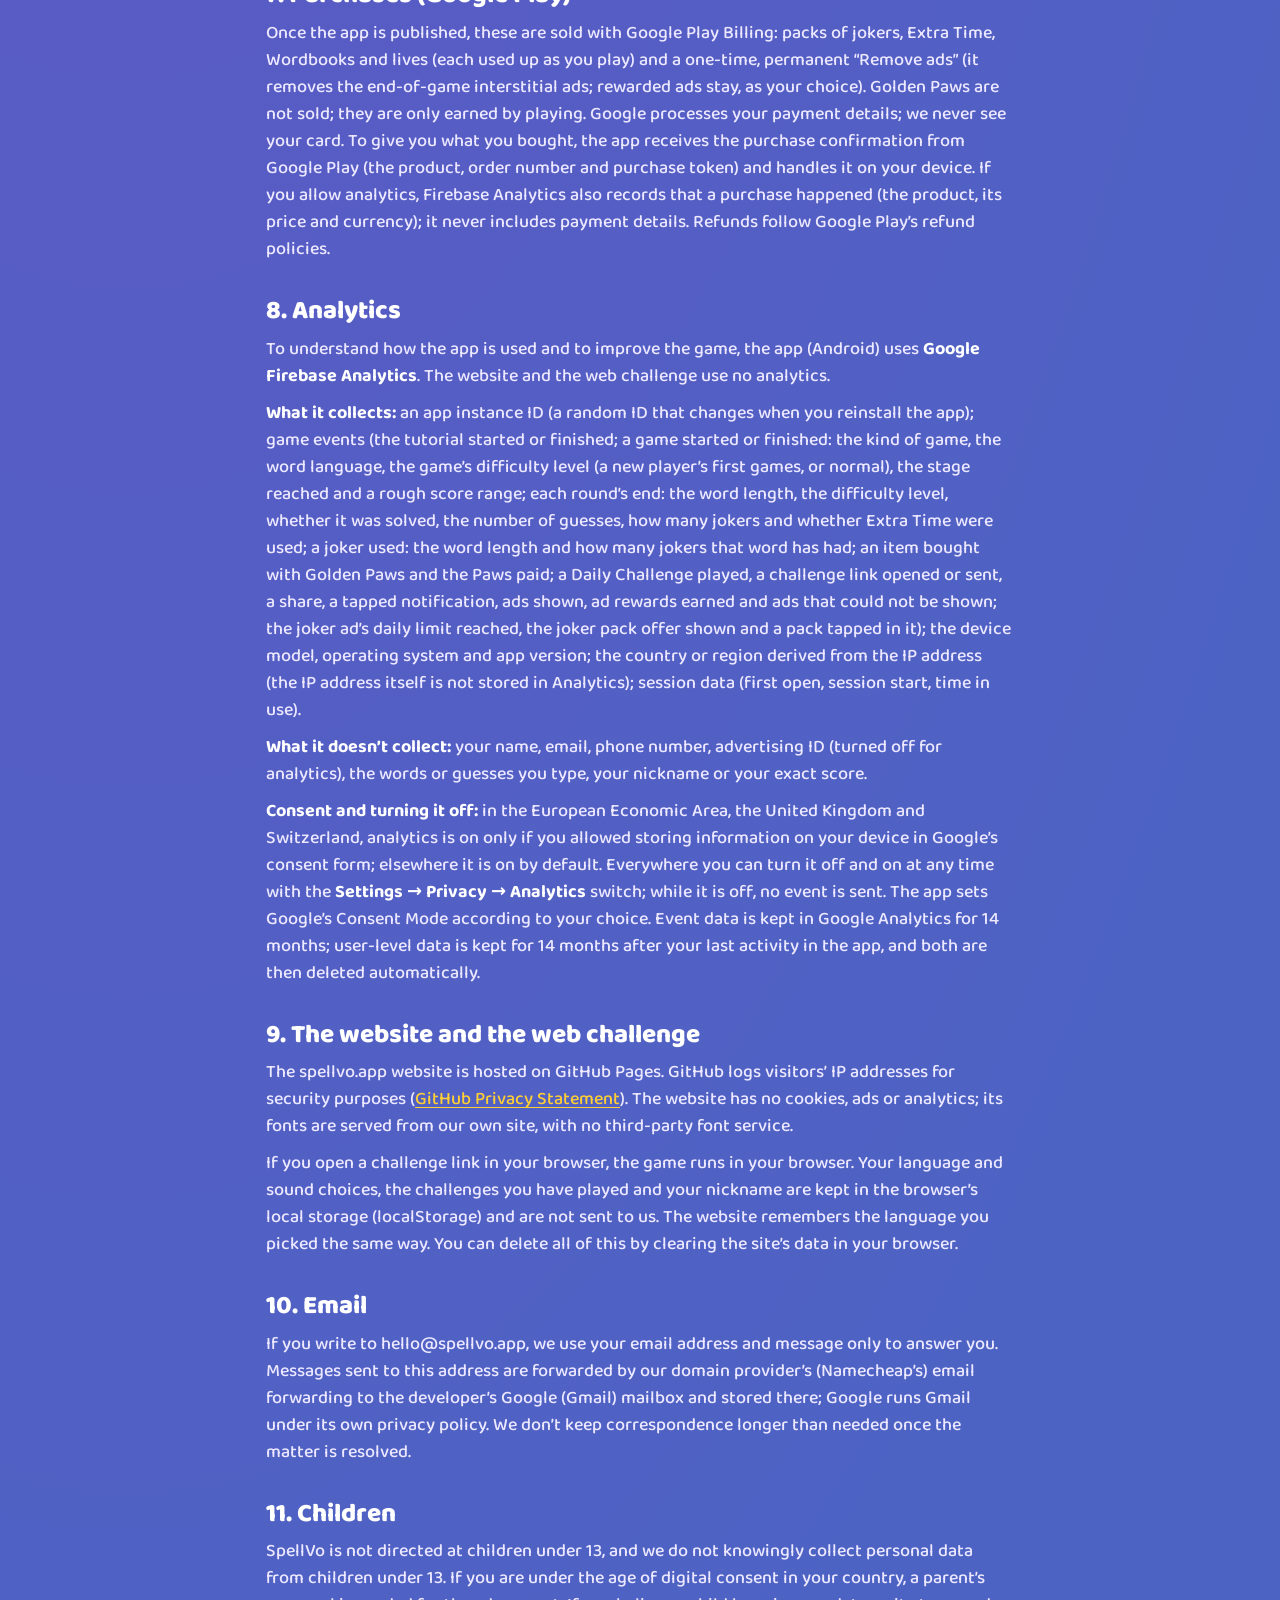
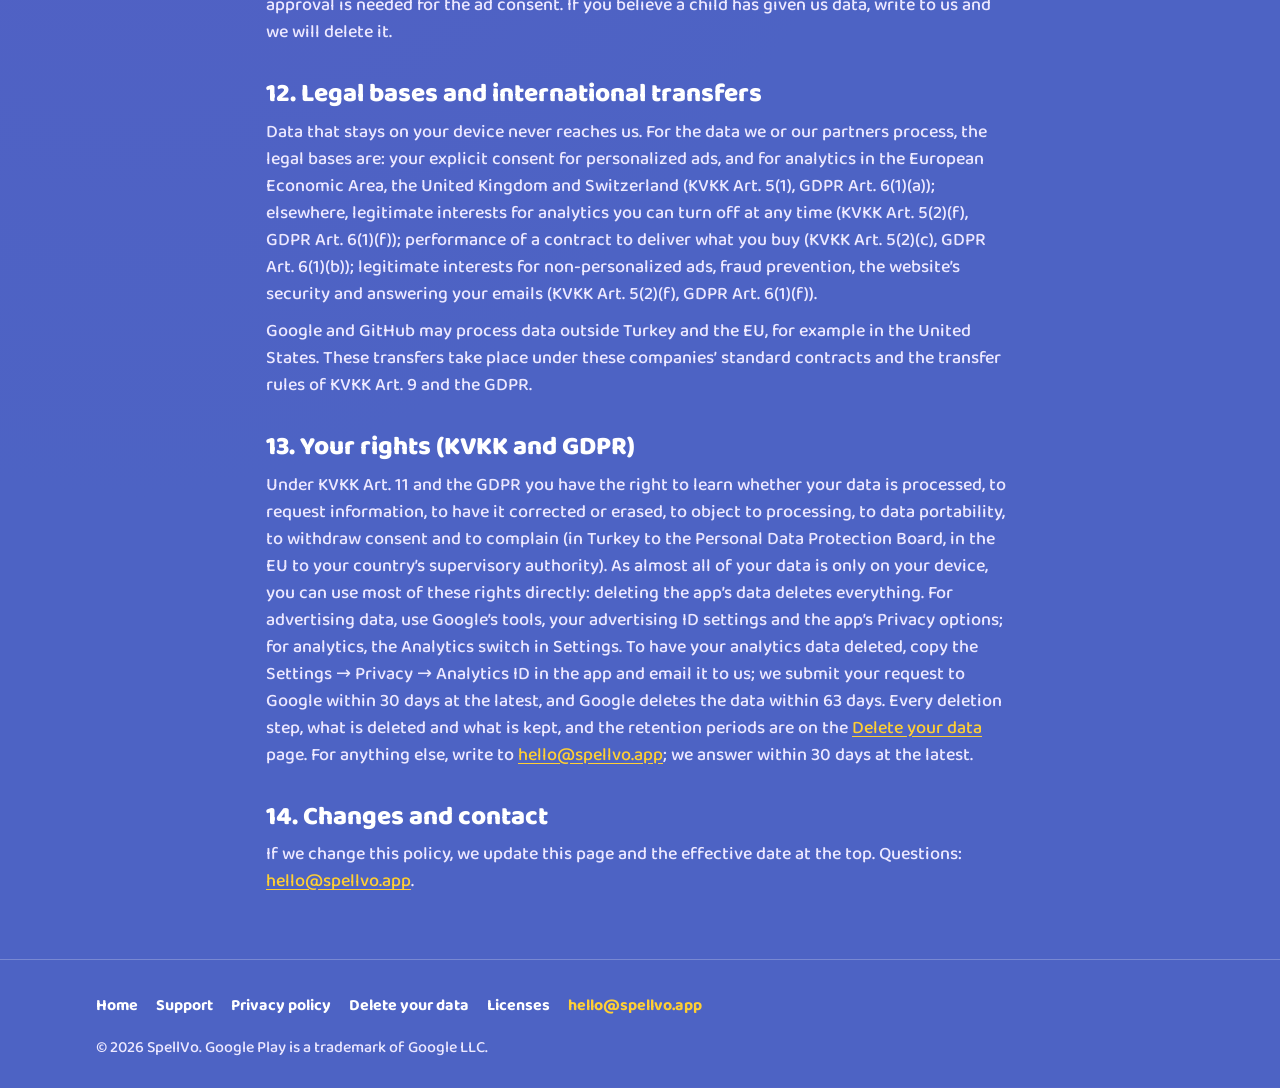
<file: privacy/index.html>
<!doctype html>
<html lang="tr" data-title-tr="Gizlilik Politikası · SpellVo" data-title-en="Privacy Policy · SpellVo">
  <head>
    <meta charset="utf-8" />
    <meta name="viewport" content="width=device-width, initial-scale=1, viewport-fit=cover" />
    <meta name="theme-color" content="#6553c4" />
    <meta name="color-scheme" content="dark" />
    <link rel="icon" type="image/png" sizes="32x32" href="/icons/favicon-32.png" />
    <link rel="icon" type="image/png" sizes="16x16" href="/icons/favicon-16.png" />
    <link rel="apple-touch-icon" href="/icons/apple-touch-icon.png" />
    <link rel="manifest" href="/manifest.webmanifest" />
    <link rel="alternate" hreflang="tr" href="https://spellvo.app/privacy/?lang=tr" />
    <link rel="alternate" hreflang="en" href="https://spellvo.app/privacy/?lang=en" />
    <link rel="alternate" hreflang="x-default" href="https://spellvo.app/privacy/" />
    <script>
      // The page's language before the first paint (site/src/site.ts): ?lang=, the visitor's choice, the browser.
      (function () {
        var d = document.documentElement, q = new URLSearchParams(location.search).get('lang'), s = null;
        try { s = localStorage.getItem('spellvo.site.lang'); } catch (e) {}
        var l = q === 'tr' || q === 'en' ? q : s === 'tr' || s === 'en' ? s : /^tr/i.test(navigator.language || '') ? 'tr' : 'en';
        d.lang = l;
        d.setAttribute('data-lang', l);
        var t = d.getAttribute('data-title-' + l);
        if (t) document.title = t;
      })();
    </script>
    <!-- The first paint: the loading screen's sky, never a white page. -->
    <style>
      html, body { background: #4d63c4; color: #fff; }
    </style>
    <title>Gizlilik Politikası · Privacy Policy · SpellVo</title>
    <meta name="description" content="SpellVo gizlilik politikası: hesap yok, oyun verilerin cihazında kalır. · SpellVo privacy policy: no accounts, your game data stays on your device." />
    <link rel="canonical" href="https://spellvo.app/privacy/" />
    <meta property="og:type" content="article" />
    <meta property="og:site_name" content="SpellVo" />
    <meta property="og:url" content="https://spellvo.app/privacy/" />
    <meta property="og:title" content="Gizlilik Politikası · Privacy Policy · SpellVo" />
    <meta property="og:description" content="Hesap yok, oyun verilerin cihazında kalır. · No accounts, your game data stays on your device." />
    <meta property="og:image" content="https://spellvo.app/og/home-tr.jpg" />
    <meta property="og:image:width" content="1200" />
    <meta property="og:image:height" content="630" />
    <meta name="twitter:card" content="summary_large_image" />
    <script type="module" crossorigin src="/assets/site-69g7zGM3.js"></script>
    <link rel="stylesheet" crossorigin href="/assets/site-BjEBKI8y.css">
  </head>
  <body>
    <a class="skip" href="#main"><span lang="tr">İçeriğe geç</span><span lang="en">Skip to content</span></a>
    <header class="wrap top">
      <a class="brand" href="/" aria-label="SpellVo"><span class="tile tile--correct" aria-hidden="true">S</span><span class="tile tile--present" aria-hidden="true">p</span><span class="tile " aria-hidden="true">e</span><span class="tile tile--correct" aria-hidden="true">l</span><span class="tile tile--present" aria-hidden="true">l</span><span class="tile " aria-hidden="true">V</span><span class="tile tile--correct" aria-hidden="true">o</span></a>
      <nav class="top__links" aria-label="SpellVo">
        <a class="top__link" href="/support/"><span lang="tr">Destek</span><span lang="en">Support</span></a>
        <a class="top__link" href="/privacy/"><span lang="tr">Gizlilik</span><span lang="en">Privacy</span></a>
        <div class="langs" role="group" aria-label="Dil / Language">
          <button type="button" data-set-lang="tr" aria-pressed="false" title="Türkçe">TR</button>
          <button type="button" data-set-lang="en" aria-pressed="false" title="English">EN</button>
        </div>
      </nav>
    </header>
    <main id="main" class="doc">
      <!--
        The privacy policy (docs/SITE.md "Privacy policy"). Write only what the app and the site really
        do: ads, consent and analytics as built in step C1 (docs/ANDROID.md "Step C1"); purchases as
        planned for C2. Keep docs/PLAY_DATA_SAFETY.md in step. Read the owner's open points in docs/SITE.md.
      -->

      <!-- ===================== Türkçe ===================== -->
      <article lang="tr">
        <h1>Gizlilik Politikası</h1>
        <p class="meta">Yürürlük tarihi: 17 Kasım 2026 · Bu politika SpellVo uygulamasını (Android) ve spellvo.app sitesini kapsar.</p>

        <div class="card summary">
          <ul>
            <li><strong>Hesap yok.</strong> Adını, e-postanı ya da telefon numaranı istemiyoruz.</li>
            <li><strong>Oyun verilerin cihazında kalır.</strong> Ayarların, skorların ve ilerlemen yalnızca telefonunda saklanır; bize gönderilmez. Oyun verisi toplayan bir sunucumuz yok.</li>
            <li><strong>Bildirimler cihazda planlanır.</strong> Hatırlatmalar için bir sunucu kullanılmaz.</li>
            <li><strong>Reklam ve satın almalar Google üzerinden</strong> (uygulama mağazada yayımlandığında): Google AdMob ve Google Play Faturalandırma. Kişiselleştirilmiş reklam yalnızca izin verirsen.</li>
            <li><strong>Analitik: Google Firebase Analytics.</strong> Adın, e-postan ya da yazdığın kelimeler gönderilmez; Ayarlar’dan istediğin zaman kapatabilirsin.</li>
            <li>Sorun ya da isteğin için: <a href="mailto:hello@spellvo.app">hello@spellvo.app</a></li>
          </ul>
        </div>

        <nav class="card toc" aria-label="İçindekiler">
          <ol>
            <li><a href="#tr-biz">Biz kimiz</a></li>
            <li><a href="#tr-cihaz">Cihazında saklananlar</a></li>
            <li><a href="#tr-meydan">Meydan okuma bağlantıları</a></li>
            <li><a href="#tr-bildirim">Bildirimler</a></li>
            <li><a href="#tr-paylas">Paylaşma ve değerlendirme</a></li>
            <li><a href="#tr-reklam">Reklamlar (Google AdMob)</a></li>
            <li><a href="#tr-satin">Satın almalar (Google Play)</a></li>
            <li><a href="#tr-analitik">Analitik</a></li>
            <li><a href="#tr-site">Site ve web meydan okuması</a></li>
            <li><a href="#tr-eposta">E-posta</a></li>
            <li><a href="#tr-cocuk">Çocuklar</a></li>
            <li><a href="#tr-hukuk">Hukuki dayanak ve aktarım</a></li>
            <li><a href="#tr-haklar">Hakların (KVKK ve GDPR)</a></li>
            <li><a href="#tr-degisiklik">Değişiklikler ve iletişim</a></li>
          </ol>
        </nav>

        <h2 id="tr-biz">1. Biz kimiz</h2>
        <p>SpellVo, bağımsız bir geliştirici olan Ergin Şen tarafından yapılan bir kelime oyunudur (“SpellVo”, “biz”). Bu politika, uygulamayı ve spellvo.app sitesini kullandığında hangi bilgilerin nerede işlendiğini anlatır. 6698 sayılı Kişisel Verilerin Korunması Kanunu (KVKK) ve AB Genel Veri Koruma Tüzüğü (GDPR) kapsamında veri sorumlusu: Ergin Şen, Ankara, Türkiye. İletişim: <a href="mailto:hello@spellvo.app">hello@spellvo.app</a>.</p>

        <h2 id="tr-cihaz">2. Cihazında saklananlar</h2>
        <p>Oyunu oynayabilmen için uygulama şunları telefonunun içinde, uygulamanın kendi depolama alanında saklar:</p>
        <ul>
          <li>ayarlar: uygulama dili ve kelime dili, ses ve müzik, titreşim, renk körlüğü modu, bildirim tercihleri;</li>
          <li>oyun ilerlemesi: en iyi skorların, Günün Yarışması sonuçları ve serin, can sayın, jokerlerin ve diğer eşyaların, bugün izlediğin joker reklamı sayısı, Altın Patilerin, eğitimi görüp görmediğin, bitirdiğin oyun sayısı;</li>
          <li>oynadığın meydan okumalar ve isteğe bağlı takma adın;</li>
          <li>kelime listesinde bulunmayan tahminlerin (yalnızca cihazda; listeyi iyileştirmek için geliştirme sürümlerinde gösterilir);</li>
          <li>satın aldığın kalıcı haklar (örneğin “Reklamları kaldır”) ve analitik ile ilgili seçimin;</li>
          <li>teknik tercihler: cihazının animasyonları ne kadar akıcı çizdiğine göre seçilen performans seviyesi, değerlendirme isteğinin en son ne zaman gösterildiği, canların saatinin değiştirilmediğini anlamak için cihazın açılıştan beri geçen süresine dayanan bir saat kaydı.</li>
        </ul>
        <p>Bu bilgiler bize gönderilmez ve biz onlara erişemeyiz. Uygulamayı kaldırdığında ya da telefonunun ayarlarından uygulamanın verilerini sildiğinde silinirler. Telefonunda Android yedeklemesi açıksa Android bu verileri Google hesabındaki yedeğine katabilir; bu yedek Google tarafından, senin hesap ayarlarına göre tutulur ve biz ona erişemeyiz.</p>
        <p>Uygulama konum, rehber, kamera, mikrofon ya da dosyalarına erişim istemez. İnternet bağlantısını; reklamlar, satın almalar ve bağlantıları açmak için kullanır, oyunun kendisi çevrimdışı da çalışır.</p>

        <h2 id="tr-meydan">3. Meydan okuma bağlantıları</h2>
        <p>“Arkadaşına meydan oku” bir bağlantı oluşturur (spellvo.app/c/…). Bağlantının içinde skorun, kelime dili, oyunun kelimelerini belirleyen bir sayı (tohum), kelime listesinin sürümü ve yazdıysan takma adın bulunur. Kelimelerin kendisi bulunmaz. Bağlantı, telefonunun paylaşım menüsünden seçtiğin uygulamayla (örneğin bir mesajlaşma uygulaması) gönderilir; bağlantıyı gören herkes takma adını ve skorunu görebilir. Takma ad isteğe bağlıdır; gerçek adını yazmak zorunda değilsin.</p>
        <p>Bağlantının meydan okuma kısmı adresin “#” işaretinden sonraki bölümündedir; bağlantı açıldığında bu bölüm sunucuya gönderilmez, yalnızca cihazda okunur.</p>

        <h2 id="tr-bildirim">4. Bildirimler</h2>
        <p>Günlük hatırlatma ve “canların doldu” bildirimleri yerel bildirimlerdir: uygulama arka plana geçtiğinde telefonunda planlanır. Sunucu, anlık bildirim (push) servisi ya da bildirim kimliği kullanılmaz. İzni ilk açılışta istemeyiz; Ayarlar’dan ya da telefonunun ayarlarından istediğin zaman kapatabilirsin.</p>

        <h2 id="tr-paylas">5. Paylaşma ve değerlendirme</h2>
        <p>Sonuç kartı telefonunda oluşturulur ve senin seçtiğin uygulamayla paylaşılır; o uygulamanın kendi gizlilik kuralları geçerlidir. Uygulama bazen Google Play’in uygulama içi değerlendirme penceresini gösterebilir. Bu pencereyi Google gösterir ve yazdığın değerlendirmeyi Google Play’de Google’ın politikalarına göre yayımlar; biz yalnızca Play Console’da herkese açık değerlendirmeleri görürüz.</p>
        <p>Google Play, telefonunun ayarları izin veriyorsa uygulamanın çökme ve performans istatistiklerini (Android vitals) bizimle toplu olarak paylaşabilir; bu veriler seni tanımlamaz.</p>

        <h2 id="tr-reklam">6. Reklamlar (Google AdMob)</h2>
        <p>Uygulama mağazada yayımlandığında ücretsiz kalabilmek için Google AdMob ile reklam gösterir. İki tür reklam vardır ve banner reklam yoktur:</p>
        <ul>
          <li><strong>Ödüllü reklamlar:</strong> yalnızca sen seçersen; karşılığında bir joker, Ek Süre, Sözlük ya da can, büyük finalde devam hakkı veya oyun sonundaki Altın Patilerin katlanması gibi bir ödül alırsın.</li>
          <li><strong>Geçiş reklamları:</strong> yalnızca bir oyunun sonuç ekranından ayrılırken, en çok iki oyunda bir; oyun sırasında ve turlar arasında asla, uygulamayı kurduğun gün ve o oyunda ödüllü reklam izlediysen hiç gösterilmez. “Reklamları kaldır” satın alırsan geçiş reklamları tamamen kalkar; ödüllü reklamlar seçimine bağlı olarak kalır.</li>
        </ul>
        <p>AdMob, reklamları göstermek, ölçmek ve dolandırıcılığı önlemek için cihazından şunları toplayabilir: reklam kimliği (Android advertising ID) ve uygulama kümesi kimliği, IP adresi ve ondan çıkarılan yaklaşık konum, cihaz ve uygulama bilgileri, reklamlarla etkileşimlerin. Reklam içerikleri en çok “ebeveyn rehberliği” (PG) düzeyiyle sınırlandırılır; reklam istekleri çocuklara yönelik olarak işaretlenmez.</p>
        <p><strong>Kişiselleştirilmiş reklam yalnızca izninle.</strong> Avrupa Ekonomik Alanı, Birleşik Krallık ve İsviçre’de (ve yasanın gerektirdiği diğer yerlerde) uygulama, Google’ın izin aracıyla (User Messaging Platform) önce iznini sorar ve seçimin belli olmadan hiçbir reklam istemez. İzin vermezsen yalnızca kişiselleştirilmemiş reklamlar istenir. Bu bölgelerde seçimini istediğin zaman uygulamanın <strong>Ayarlar → Gizlilik → Gizlilik seçenekleri</strong> bölümünden değiştirebilirsin. Reklam kimliğini telefonunun ayarlarından sıfırlayabilir ya da silebilirsin.</p>
        <p>Gösterilecek reklam yoksa (örneğin internet bağlantısı yoksa) hiçbir şey kaybetmezsin; oyun kaldığı yerden devam eder.</p>
        <p>Google’ın bu verileri nasıl kullandığını <a href="https://policies.google.com/technologies/partner-sites" rel="noopener">Google’ın iş ortaklarının uygulamalarındaki veri kullanımı</a> sayfasında ve <a href="https://policies.google.com/privacy" rel="noopener">Google Gizlilik Politikası</a>’nda okuyabilirsin.</p>

        <h2 id="tr-satin">7. Satın almalar (Google Play)</h2>
        <p>Uygulama mağazada yayımlandıktan sonra şu ürünler Google Play Faturalandırma ile satılır: joker, Ek Süre, Sözlük ve can paketleri (her biri kullandıkça biter) ve bir kez alınan, kalıcı “Reklamları kaldır” (oyun sonu geçiş reklamlarını kaldırır; ödüllü reklamlar seçimine bağlı olarak kalır). Altın Pati satılmaz; yalnızca oynayarak kazanılır. Ödeme bilgilerini Google işler; biz kart bilgilerini hiç görmeyiz. Uygulama, satın aldığın ürünü sana verebilmek için Google Play’den satın alma onayını (ürün, sipariş numarası, satın alma jetonu) alır ve bunu cihazında işler. Analitiğe izin verdiysen Firebase Analytics bir satın alma yapıldığını da kaydeder (ürün, fiyatı ve para birimi); ödeme bilgisi içermez. İadeler Google Play’in iade kurallarına tabidir.</p>

        <h2 id="tr-analitik">8. Analitik</h2>
        <p>Uygulamanın nasıl kullanıldığını anlamak ve oyunu iyileştirmek için uygulamada (Android) <strong>Google Firebase Analytics</strong> kullanıyoruz. Site ve tarayıcıdaki meydan okuma analitik kullanmaz.</p>
        <p><strong>Toplananlar:</strong> uygulama örneği kimliği (uygulamayı yeniden kurunca değişen rastgele bir kimlik); oyun olayları (eğitim başladı ya da bitti, oyun başladı ya da bitti: oyun türü, kelime dili, oyunun zorluk düzeyi (yeni oyuncunun ilk oyunları ya da normal), ulaşılan aşama ve kaba bir puan aralığı; her turun sonu: kelime uzunluğu, zorluk düzeyi, bulunup bulunmadığı, tahmin sayısı, kaç joker kullanıldığı ve Ek Süre kullanılıp kullanılmadığı; kullanılan bir joker: kelime uzunluğu ve o kelimede kaçıncı joker olduğu; Altın Pati ile alınan bir eşya ve ödenen Pati; Günün Yarışması oynandı, meydan okuma bağlantısı açıldı ya da gönderildi, paylaşım, bildirime dokunuldu, gösterilen reklamlar, kazanılan reklam ödülleri ve gösterilemeyen reklamlar; joker reklamının günlük sınırına ulaşılması, joker paketi teklifinin gösterilmesi ve bir pakete dokunulması); cihaz modeli, işletim sistemi ve uygulama sürümü; IP adresinden çıkarılan ülke ya da bölge (IP adresinin kendisi Analytics’te saklanmaz); oturum bilgileri (ilk açılış, oturum başlangıcı, kullanım süresi).</p>
        <p><strong>Toplanmayanlar:</strong> adın, e-postan, telefon numaran, reklam kimliğin (analitik için kapalıdır), yazdığın kelimeler ya da tahminler, takma adın ve tam puanın.</p>
        <p><strong>İzin ve kapatma:</strong> Avrupa Ekonomik Alanı, Birleşik Krallık ve İsviçre’de analitik, Google’ın izin formunda cihazda bilgi saklanmasına izin verdiysen açılır; diğer yerlerde varsayılan olarak açıktır. Her yerde <strong>Ayarlar → Gizlilik → Analitik</strong> anahtarıyla istediğin zaman kapatıp açabilirsin; kapalıyken hiçbir olay gönderilmez. Uygulama, Google’ın izin modunu (Consent Mode) seçimine göre ayarlar. Olay verileri Google Analytics’te 14 ay saklanır; kullanıcı düzeyindeki veriler uygulamadaki son etkinliğinden sonra 14 ay saklanır ve ardından otomatik silinir.</p>

        <h2 id="tr-site">9. Site ve web meydan okuması</h2>
        <p>spellvo.app sitesi GitHub Pages’te barındırılır. GitHub, güvenlik amacıyla siteyi ziyaret edenlerin IP adreslerini kaydeder (<a href="https://docs.github.com/site-policy/privacy-policies/github-general-privacy-statement" rel="noopener">GitHub Gizlilik Bildirimi</a>). Sitede çerez, reklam ve analitik yoktur; yazı tipleri de sitemizden yüklenir, üçüncü taraf bir yazı tipi servisi kullanılmaz.</p>
        <p>Bir meydan okuma bağlantısını tarayıcında açarsan oyun tarayıcında çalışır. Dil ve ses tercihlerin, oynadığın meydan okumalar ve takma adın tarayıcının yerel depolama alanında (localStorage) tutulur; bize gönderilmez. Site, seçtiğin dili de aynı şekilde hatırlar. Bunları tarayıcının site verilerini temizleyerek silebilirsin.</p>

        <h2 id="tr-eposta">10. E-posta</h2>
        <p>Bize hello@spellvo.app adresinden yazarsan e-posta adresini ve mesajını yalnızca sana cevap vermek için kullanırız. Bu adrese gönderilen mesajlar, alan adı sağlayıcımızın (Namecheap) e-posta yönlendirmesiyle geliştiricinin Google (Gmail) e-posta kutusuna iletilir ve orada saklanır; Gmail’i Google, kendi gizlilik politikasına göre işletir. Yazışmaları, konu çözüldükten sonra gerekmedikçe saklamayız.</p>

        <h2 id="tr-cocuk">11. Çocuklar</h2>
        <p>SpellVo 13 yaşın altındaki çocuklara yönelik değildir ve bilerek 13 yaşından küçüklerden kişisel veri toplamayız. Ülkendeki dijital rıza yaşının altındaysan, reklam izinleri için bir ebeveyninin onayı gerekir. Bir çocuğun bize veri verdiğini düşünüyorsan bize yaz, sileriz.</p>

        <h2 id="tr-hukuk">12. Hukuki dayanak ve yurt dışına aktarım</h2>
        <p>Cihazında kalan veriler bize ulaşmaz. Bizim ya da iş ortaklarımızın işlediği veriler için dayanaklar şunlardır: kişiselleştirilmiş reklam için ve Avrupa Ekonomik Alanı, Birleşik Krallık ve İsviçre’de analitik için açık rızan (KVKK m. 5/1, GDPR m. 6/1-a); diğer yerlerde, istediğin zaman kapatabildiğin analitik için meşru menfaat (KVKK m. 5/2-f, GDPR m. 6/1-f); satın aldığın ürünü teslim etmek için sözleşmenin ifası (KVKK m. 5/2-c, GDPR m. 6/1-b); kişiselleştirilmemiş reklam, dolandırıcılığın önlenmesi, sitenin güvenliği ve e-postalarına cevap vermek için meşru menfaat (KVKK m. 5/2-f, GDPR m. 6/1-f).</p>
        <p>Google ve GitHub verileri Türkiye ve AB dışında, örneğin ABD’de işleyebilir. Bu aktarımlar bu şirketlerin standart sözleşmeleri ve KVKK m. 9 ile GDPR’ın aktarım kuralları çerçevesinde yapılır.</p>

        <h2 id="tr-haklar">13. Hakların (KVKK ve GDPR)</h2>
        <p>KVKK m. 11 ve GDPR kapsamında; verilerinin işlenip işlenmediğini öğrenme, bilgi isteme, düzeltilmesini ya da silinmesini isteme, işlemeye itiraz etme, verilerini taşıma, iznini geri çekme ve şikâyette bulunma hakların vardır (Türkiye’de Kişisel Verileri Koruma Kurulu’na, AB’de kendi ülkenin denetim makamına). Verilerinin neredeyse tamamı yalnızca cihazında olduğu için çoğu hakkı doğrudan kullanabilirsin: uygulamanın verilerini silmek her şeyi siler. Reklam verileri için Google’ın araçlarını, reklam kimliği ayarlarını ve uygulamadaki Gizlilik seçeneklerini, analitik için Ayarlar’daki Analitik anahtarını kullanabilirsin. Analitik verilerinin silinmesini istemek için uygulamada Ayarlar → Gizlilik → Analitik kimliği’ni kopyalayıp bize e-postayla gönder; talebini en geç 30 gün içinde Google’a iletiriz, Google da en geç 63 gün içinde siler. Tüm silme adımları, neyin silinip neyin kaldığı ve saklama süreleri <a href="/delete-data/">Verilerini sil</a> sayfasında. Diğer her istek için <a href="mailto:hello@spellvo.app">hello@spellvo.app</a> adresine yaz; en geç 30 gün içinde cevap veririz.</p>

        <h2 id="tr-degisiklik">14. Değişiklikler ve iletişim</h2>
        <p>Bu politikayı değiştirirsek bu sayfayı ve en üstteki yürürlük tarihini güncelleriz. Sorun olursa: <a href="mailto:hello@spellvo.app">hello@spellvo.app</a>.</p>
      </article>

      <!-- ===================== English ===================== -->
      <article lang="en">
        <h1>Privacy Policy</h1>
        <p class="meta">Effective date: November 17, 2026 · This policy covers the SpellVo app (Android) and the spellvo.app website.</p>

        <div class="card summary">
          <ul>
            <li><strong>No accounts.</strong> We don’t ask for your name, email or phone number.</li>
            <li><strong>Your game data stays on your device.</strong> Your settings, scores and progress are stored only on your phone and are not sent to us. We run no server that collects game data.</li>
            <li><strong>Notifications are scheduled on the device.</strong> No server is involved in the reminders.</li>
            <li><strong>Ads and purchases go through Google</strong> (once the app is published): Google AdMob and Google Play Billing. Personalized ads only with your consent.</li>
            <li><strong>Analytics: Google Firebase Analytics.</strong> No name, email or the words you type are sent; you can turn it off at any time in Settings.</li>
            <li>Questions or requests: <a href="mailto:hello@spellvo.app">hello@spellvo.app</a></li>
          </ul>
        </div>

        <nav class="card toc" aria-label="Contents">
          <ol>
            <li><a href="#en-who">Who we are</a></li>
            <li><a href="#en-device">What stays on your device</a></li>
            <li><a href="#en-links">Challenge links</a></li>
            <li><a href="#en-notifications">Notifications</a></li>
            <li><a href="#en-sharing">Sharing and reviews</a></li>
            <li><a href="#en-ads">Advertising (Google AdMob)</a></li>
            <li><a href="#en-purchases">Purchases (Google Play)</a></li>
            <li><a href="#en-analytics">Analytics</a></li>
            <li><a href="#en-site">The website and the web challenge</a></li>
            <li><a href="#en-email">Email</a></li>
            <li><a href="#en-children">Children</a></li>
            <li><a href="#en-legal">Legal bases and transfers</a></li>
            <li><a href="#en-rights">Your rights (KVKK and GDPR)</a></li>
            <li><a href="#en-changes">Changes and contact</a></li>
          </ol>
        </nav>

        <h2 id="en-who">1. Who we are</h2>
        <p>SpellVo is a word game made by Ergin Şen, an independent developer (“SpellVo”, “we”). This policy explains what information is handled where when you use the app and the spellvo.app website. The data controller under Turkey’s Personal Data Protection Law No. 6698 (KVKK) and the EU General Data Protection Regulation (GDPR) is Ergin Şen, Ankara, Türkiye. Contact: <a href="mailto:hello@spellvo.app">hello@spellvo.app</a>.</p>

        <h2 id="en-device">2. What stays on your device</h2>
        <p>So that you can play, the app keeps the following on your phone, in the app’s own storage:</p>
        <ul>
          <li>settings: the app and word languages, sound and music, haptics, color blind mode, notification choices;</li>
          <li>game progress: your best scores, Daily Challenge results and streak, lives, jokers and other items, how many joker ads you watched today, Golden Paws, whether you have seen the tutorial, how many games you have finished;</li>
          <li>the challenges you have played and your optional nickname;</li>
          <li>guesses that were not in the word list (on the device only; shown in development builds to improve the list);</li>
          <li>what you own for good (such as “Remove ads”) and your analytics choice;</li>
          <li>technical choices: the performance level picked from how smoothly your device draws the animations, when the review prompt was last shown, and a clock record based on the time since your device started, used to tell that the clock was not changed to refill lives.</li>
        </ul>
        <p>None of this is sent to us, and we cannot access it. It is deleted when you uninstall the app or clear its data in your phone’s settings. If Android backup is on for your phone, Android may include this data in the backup in your Google account; that backup is kept by Google under your account settings, and we cannot access it.</p>
        <p>The app does not ask for your location, contacts, camera, microphone or files. It uses the internet for ads, purchases and opening links; the game itself also works offline.</p>

        <h2 id="en-links">3. Challenge links</h2>
        <p>“Challenge a friend” creates a link (spellvo.app/c/…). The link contains your score, the word language, a number (the seed) that picks the game’s words, the word list version and, if you typed one, your nickname. It does not contain the words themselves. You send the link with the app you choose from your phone’s share menu (a messaging app, for example), and anyone who sees the link can see your nickname and score. The nickname is optional; you don’t have to use your real name.</p>
        <p>The challenge part of the link is after the “#” in the address. When the link is opened, that part is not sent to any server; it is read only on the device.</p>

        <h2 id="en-notifications">4. Notifications</h2>
        <p>The daily reminder and the “lives full” notification are local notifications: they are scheduled on your phone when the app goes to the background. No server, push service or notification token is used. We never ask for the permission on the first launch, and you can turn notifications off at any time in Settings or in your phone’s settings.</p>

        <h2 id="en-sharing">5. Sharing and reviews</h2>
        <p>The result card is made on your phone and shared with the app you choose; that app’s own privacy rules apply. The app may sometimes show Google Play’s in-app review dialog. Google shows it and publishes the review you write on Google Play under Google’s policies; we only see public reviews in the Play Console.</p>
        <p>If your phone’s settings allow it, Google Play may share the app’s crash and performance statistics (Android vitals) with us in aggregate; this data does not identify you.</p>

        <h2 id="en-ads">6. Advertising (Google AdMob)</h2>
        <p>Once the app is published, it shows ads with Google AdMob so it can stay free. There are two kinds, and no banner ads:</p>
        <ul>
          <li><strong>Rewarded ads:</strong> only when you choose one; you get a reward for it, such as a joker, Extra Time, a Wordbook or a life, a continue in the grand final, or your Golden Paws multiplied at the end of a game.</li>
          <li><strong>Interstitial ads:</strong> only as you leave a game’s result screen, at most every second game; never during a game or between rounds, never on the day you installed the app, and never after you watched a rewarded ad in that game. If you buy “Remove ads”, interstitial ads are gone for good; rewarded ads stay, as your choice.</li>
        </ul>
        <p>To show and measure ads and to prevent fraud, AdMob may collect from your device: the advertising ID (Android advertising ID) and app set ID, your IP address and the approximate location derived from it, device and app information, and your interactions with ads. Ad content is limited to the “parental guidance” (PG) rating at most; ad requests are not tagged as directed at children.</p>
        <p><strong>Personalized ads only with your consent.</strong> In the European Economic Area, the United Kingdom and Switzerland (and wherever else the law requires it), the app first asks for your consent with Google’s consent tool (User Messaging Platform) and requests no ad until your choice is known. If you don’t consent, only non-personalized ads are requested. In those regions you can change your choice at any time in the app under <strong>Settings → Privacy → Privacy options</strong>. You can reset or delete your advertising ID in your phone’s settings.</p>
        <p>If no ad is available (for example without an internet connection), you lose nothing and the game carries on where it was.</p>
        <p>You can read how Google uses this data in <a href="https://policies.google.com/technologies/partner-sites" rel="noopener">How Google uses information from sites or apps that use our services</a> and the <a href="https://policies.google.com/privacy" rel="noopener">Google Privacy Policy</a>.</p>

        <h2 id="en-purchases">7. Purchases (Google Play)</h2>
        <p>Once the app is published, these are sold with Google Play Billing: packs of jokers, Extra Time, Wordbooks and lives (each used up as you play) and a one-time, permanent “Remove ads” (it removes the end-of-game interstitial ads; rewarded ads stay, as your choice). Golden Paws are not sold; they are only earned by playing. Google processes your payment details; we never see your card. To give you what you bought, the app receives the purchase confirmation from Google Play (the product, order number and purchase token) and handles it on your device. If you allow analytics, Firebase Analytics also records that a purchase happened (the product, its price and currency); it never includes payment details. Refunds follow Google Play’s refund policies.</p>

        <h2 id="en-analytics">8. Analytics</h2>
        <p>To understand how the app is used and to improve the game, the app (Android) uses <strong>Google Firebase Analytics</strong>. The website and the web challenge use no analytics.</p>
        <p><strong>What it collects:</strong> an app instance ID (a random ID that changes when you reinstall the app); game events (the tutorial started or finished; a game started or finished: the kind of game, the word language, the game’s difficulty level (a new player’s first games, or normal), the stage reached and a rough score range; each round’s end: the word length, the difficulty level, whether it was solved, the number of guesses, how many jokers and whether Extra Time were used; a joker used: the word length and how many jokers that word has had; an item bought with Golden Paws and the Paws paid; a Daily Challenge played, a challenge link opened or sent, a share, a tapped notification, ads shown, ad rewards earned and ads that could not be shown; the joker ad’s daily limit reached, the joker pack offer shown and a pack tapped in it); the device model, operating system and app version; the country or region derived from the IP address (the IP address itself is not stored in Analytics); session data (first open, session start, time in use).</p>
        <p><strong>What it doesn’t collect:</strong> your name, email, phone number, advertising ID (turned off for analytics), the words or guesses you type, your nickname or your exact score.</p>
        <p><strong>Consent and turning it off:</strong> in the European Economic Area, the United Kingdom and Switzerland, analytics is on only if you allowed storing information on your device in Google’s consent form; elsewhere it is on by default. Everywhere you can turn it off and on at any time with the <strong>Settings → Privacy → Analytics</strong> switch; while it is off, no event is sent. The app sets Google’s Consent Mode according to your choice. Event data is kept in Google Analytics for 14 months; user-level data is kept for 14 months after your last activity in the app, and both are then deleted automatically.</p>

        <h2 id="en-site">9. The website and the web challenge</h2>
        <p>The spellvo.app website is hosted on GitHub Pages. GitHub logs visitors’ IP addresses for security purposes (<a href="https://docs.github.com/site-policy/privacy-policies/github-general-privacy-statement" rel="noopener">GitHub Privacy Statement</a>). The website has no cookies, ads or analytics; its fonts are served from our own site, with no third-party font service.</p>
        <p>If you open a challenge link in your browser, the game runs in your browser. Your language and sound choices, the challenges you have played and your nickname are kept in the browser’s local storage (localStorage) and are not sent to us. The website remembers the language you picked the same way. You can delete all of this by clearing the site’s data in your browser.</p>

        <h2 id="en-email">10. Email</h2>
        <p>If you write to hello@spellvo.app, we use your email address and message only to answer you. Messages sent to this address are forwarded by our domain provider’s (Namecheap’s) email forwarding to the developer’s Google (Gmail) mailbox and stored there; Google runs Gmail under its own privacy policy. We don’t keep correspondence longer than needed once the matter is resolved.</p>

        <h2 id="en-children">11. Children</h2>
        <p>SpellVo is not directed at children under 13, and we do not knowingly collect personal data from children under 13. If you are under the age of digital consent in your country, a parent’s approval is needed for the ad consent. If you believe a child has given us data, write to us and we will delete it.</p>

        <h2 id="en-legal">12. Legal bases and international transfers</h2>
        <p>Data that stays on your device never reaches us. For the data we or our partners process, the legal bases are: your explicit consent for personalized ads, and for analytics in the European Economic Area, the United Kingdom and Switzerland (KVKK Art. 5(1), GDPR Art. 6(1)(a)); elsewhere, legitimate interests for analytics you can turn off at any time (KVKK Art. 5(2)(f), GDPR Art. 6(1)(f)); performance of a contract to deliver what you buy (KVKK Art. 5(2)(c), GDPR Art. 6(1)(b)); legitimate interests for non-personalized ads, fraud prevention, the website’s security and answering your emails (KVKK Art. 5(2)(f), GDPR Art. 6(1)(f)).</p>
        <p>Google and GitHub may process data outside Turkey and the EU, for example in the United States. These transfers take place under these companies’ standard contracts and the transfer rules of KVKK Art. 9 and the GDPR.</p>

        <h2 id="en-rights">13. Your rights (KVKK and GDPR)</h2>
        <p>Under KVKK Art. 11 and the GDPR you have the right to learn whether your data is processed, to request information, to have it corrected or erased, to object to processing, to data portability, to withdraw consent and to complain (in Turkey to the Personal Data Protection Board, in the EU to your country’s supervisory authority). As almost all of your data is only on your device, you can use most of these rights directly: deleting the app’s data deletes everything. For advertising data, use Google’s tools, your advertising ID settings and the app’s Privacy options; for analytics, the Analytics switch in Settings. To have your analytics data deleted, copy the Settings → Privacy → Analytics ID in the app and email it to us; we submit your request to Google within 30 days at the latest, and Google deletes the data within 63 days. Every deletion step, what is deleted and what is kept, and the retention periods are on the <a href="/delete-data/">Delete your data</a> page. For anything else, write to <a href="mailto:hello@spellvo.app">hello@spellvo.app</a>; we answer within 30 days at the latest.</p>

        <h2 id="en-changes">14. Changes and contact</h2>
        <p>If we change this policy, we update this page and the effective date at the top. Questions: <a href="mailto:hello@spellvo.app">hello@spellvo.app</a>.</p>
      </article>
    </main>
    <footer class="foot">
      <div class="wrap">
        <nav aria-label="SpellVo">
          <a href="/"><span lang="tr">Ana sayfa</span><span lang="en">Home</span></a>
          <a href="/support/"><span lang="tr">Destek</span><span lang="en">Support</span></a>
          <a href="/privacy/"><span lang="tr">Gizlilik politikası</span><span lang="en">Privacy policy</span></a>
          <a href="/delete-data/"><span lang="tr">Verilerini sil</span><span lang="en">Delete your data</span></a>
          <a href="/licenses/"><span lang="tr">Lisanslar</span><span lang="en">Licenses</span></a>
          <a class="mail" href="mailto:hello@spellvo.app">hello@spellvo.app</a>
        </nav>
        <p>© 2026 SpellVo. <span lang="tr">Google Play, Google LLC’nin ticari markasıdır.</span><span lang="en">Google Play is a trademark of Google LLC.</span></p>
      </div>
    </footer>
  </body>
</html>
</file>
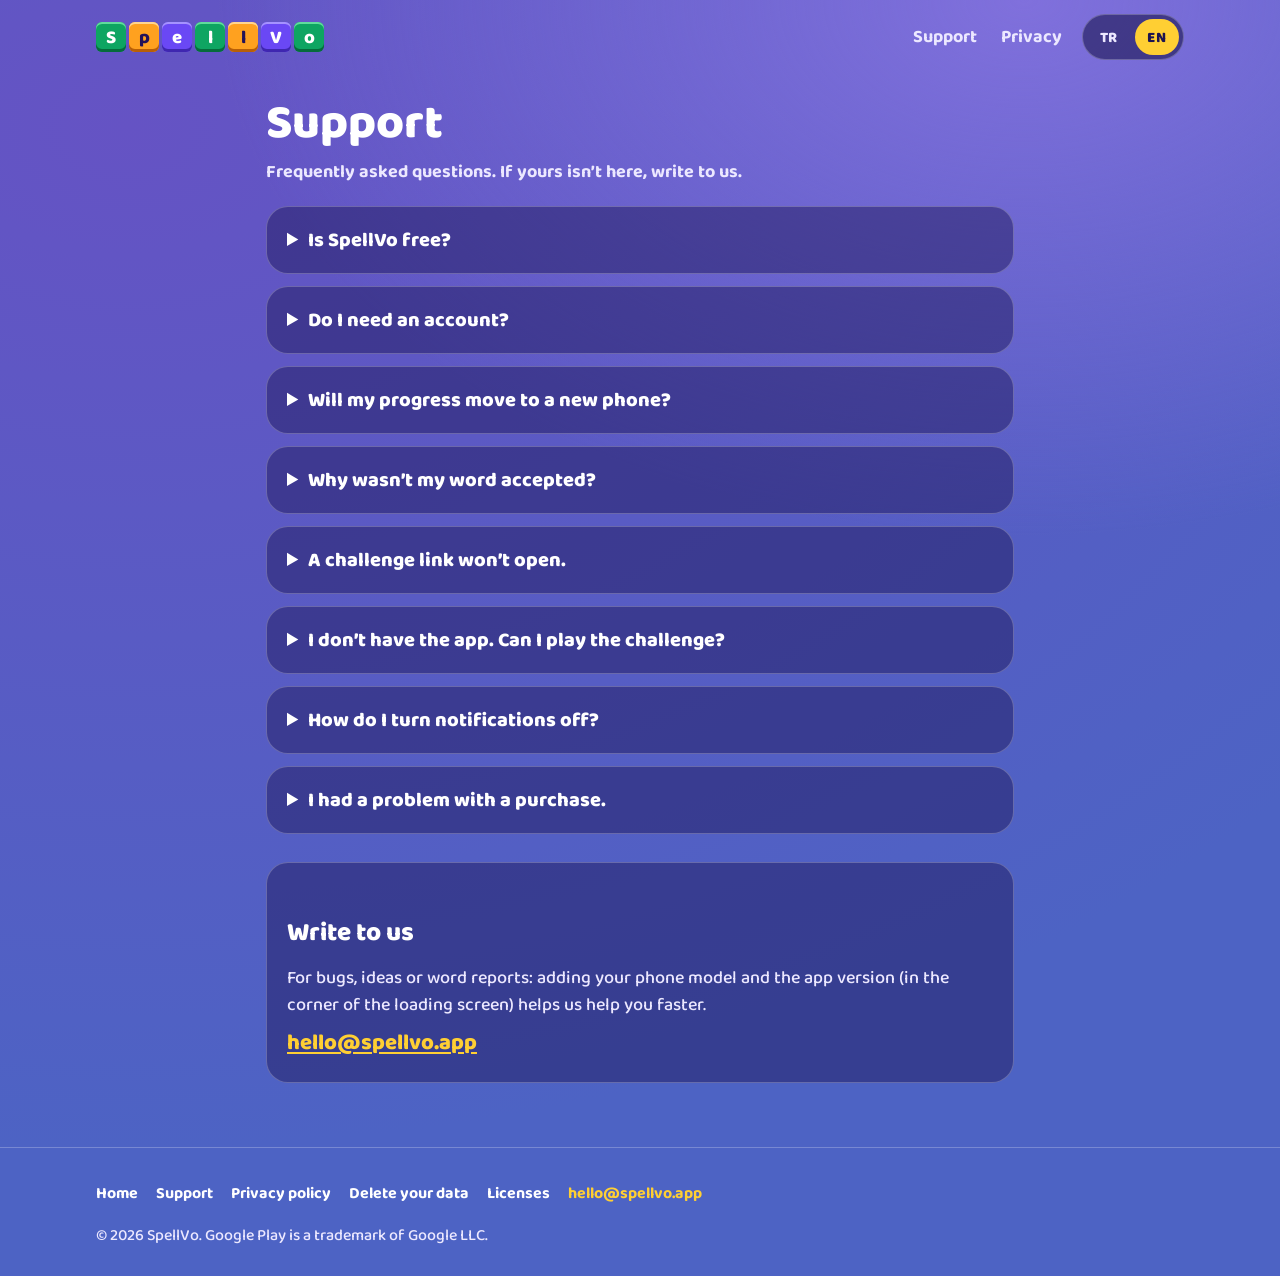
<file: support/index.html>
<!doctype html>
<html lang="tr" data-title-tr="Destek · SpellVo" data-title-en="Support · SpellVo">
  <head>
    <meta charset="utf-8" />
    <meta name="viewport" content="width=device-width, initial-scale=1, viewport-fit=cover" />
    <meta name="theme-color" content="#6553c4" />
    <meta name="color-scheme" content="dark" />
    <link rel="icon" type="image/png" sizes="32x32" href="/icons/favicon-32.png" />
    <link rel="icon" type="image/png" sizes="16x16" href="/icons/favicon-16.png" />
    <link rel="apple-touch-icon" href="/icons/apple-touch-icon.png" />
    <link rel="manifest" href="/manifest.webmanifest" />
    <link rel="alternate" hreflang="tr" href="https://spellvo.app/support/?lang=tr" />
    <link rel="alternate" hreflang="en" href="https://spellvo.app/support/?lang=en" />
    <link rel="alternate" hreflang="x-default" href="https://spellvo.app/support/" />
    <script>
      // The page's language before the first paint (site/src/site.ts): ?lang=, the visitor's choice, the browser.
      (function () {
        var d = document.documentElement, q = new URLSearchParams(location.search).get('lang'), s = null;
        try { s = localStorage.getItem('spellvo.site.lang'); } catch (e) {}
        var l = q === 'tr' || q === 'en' ? q : s === 'tr' || s === 'en' ? s : /^tr/i.test(navigator.language || '') ? 'tr' : 'en';
        d.lang = l;
        d.setAttribute('data-lang', l);
        var t = d.getAttribute('data-title-' + l);
        if (t) document.title = t;
      })();
    </script>
    <!-- The first paint: the loading screen's sky, never a white page. -->
    <style>
      html, body { background: #4d63c4; color: #fff; }
    </style>
    <title>Destek · Support · SpellVo</title>
    <meta name="description" content="SpellVo destek: sık sorulan sorular ve iletişim. · SpellVo support: frequently asked questions and contact." />
    <link rel="canonical" href="https://spellvo.app/support/" />
    <meta property="og:type" content="website" />
    <meta property="og:site_name" content="SpellVo" />
    <meta property="og:url" content="https://spellvo.app/support/" />
    <meta property="og:title" content="Destek · Support · SpellVo" />
    <meta property="og:description" content="Sık sorulan sorular ve iletişim. · Frequently asked questions and contact." />
    <meta property="og:image" content="https://spellvo.app/og/home-tr.jpg" />
    <meta property="og:image:width" content="1200" />
    <meta property="og:image:height" content="630" />
    <meta name="twitter:card" content="summary_large_image" />
    <script type="module" crossorigin src="/assets/site-69g7zGM3.js"></script>
    <link rel="stylesheet" crossorigin href="/assets/site-BjEBKI8y.css">
  </head>
  <body>
    <a class="skip" href="#main"><span lang="tr">İçeriğe geç</span><span lang="en">Skip to content</span></a>
    <header class="wrap top">
      <a class="brand" href="/" aria-label="SpellVo"><span class="tile tile--correct" aria-hidden="true">S</span><span class="tile tile--present" aria-hidden="true">p</span><span class="tile " aria-hidden="true">e</span><span class="tile tile--correct" aria-hidden="true">l</span><span class="tile tile--present" aria-hidden="true">l</span><span class="tile " aria-hidden="true">V</span><span class="tile tile--correct" aria-hidden="true">o</span></a>
      <nav class="top__links" aria-label="SpellVo">
        <a class="top__link" href="/support/"><span lang="tr">Destek</span><span lang="en">Support</span></a>
        <a class="top__link" href="/privacy/"><span lang="tr">Gizlilik</span><span lang="en">Privacy</span></a>
        <div class="langs" role="group" aria-label="Dil / Language">
          <button type="button" data-set-lang="tr" aria-pressed="false" title="Türkçe">TR</button>
          <button type="button" data-set-lang="en" aria-pressed="false" title="English">EN</button>
        </div>
      </nav>
    </header>
    <main id="main" class="doc faq">
      <article lang="tr">
        <h1>Destek</h1>
        <p class="meta">Sık sorulan sorular. Cevabını bulamazsan bize yaz.</p>

        <details class="card">
          <summary>SpellVo ücretsiz mi?</summary>
          <p>Evet, SpellVo ücretsiz oynanır. Mağazada yayımlandığında isteğe bağlı reklamlar ve Altın Pati paketleri olacak; oyunun tamamı satın almadan oynanabilir.</p>
        </details>
        <details class="card">
          <summary>Hesap açmam gerekiyor mu?</summary>
          <p>Hayır. Hesap yok; ayarların ve ilerlemen yalnızca telefonunda saklanır. Ayrıntılar <a href="/privacy/">gizlilik politikasında</a>.</p>
        </details>
        <details class="card">
          <summary>Telefon değiştirirsem ilerlemem gelir mi?</summary>
          <p>İlerlemen telefonunda durur; bizim sunucumuzda kopyası yok. Android yedeklemesi açıksa yeni telefonu aynı Google hesabıyla kurduğunda geri gelebilir. Uygulamayı silersen ilerlemen de silinir.</p>
        </details>
        <details class="card">
          <summary>Bir kelimeyi neden kabul etmedi?</summary>
          <p>SpellVo yalnızca sözlükteki temel biçimleri kabul eder: çekimli hâller (örneğin KİTAPLAR, GELDİ) geçmez. Doğru olduğunu düşündüğün bir kelime kabul edilmediyse ya da uygun bulmadığın bir kelime çıktıysa kelimeyi ve kelime dilini bize yaz.</p>
        </details>
        <details class="card">
          <summary>Meydan okuma bağlantısı açılmıyor.</summary>
          <p>Bağlantının tamamını gönderdiğinden emin ol: “#” işaretinden sonraki kısım meydan okumanın kendisidir. Bağlantı uygulamanın başka bir sürümünden geliyorsa kelime listeleri farklı olabilir; ikiniz de uygulamayı güncelleyip yeni bir bağlantı gönderin. Her bağlantı bir cihazda ya da tarayıcıda bir kez oynanır.</p>
        </details>
        <details class="card">
          <summary>Uygulamam yok, meydan okumayı oynayabilir miyim?</summary>
          <p>Evet. Bağlantıyı telefonunun tarayıcısında aç: aynı kelimelerle, aynı sürelerle oynarsın. Sonunda kendi skorunla başka birine meydan okuyabilirsin.</p>
        </details>
        <details class="card">
          <summary>Bildirimleri nasıl kapatırım?</summary>
          <p>Uygulamada Ayarlar’dan, ya da telefonunun ayarlarından SpellVo’nun bildirimlerini kapatabilirsin.</p>
        </details>
        <details class="card">
          <summary>Bir satın almada sorun yaşadım.</summary>
          <p>Satın almalar Google Play üzerinden yapılır. Ürün hesabına gelmediyse önce uygulamayı kapatıp yeniden aç; sorun sürerse Google Play sipariş numarasıyla bize yaz. İadeler Google Play’in iade kurallarına göre yapılır.</p>
        </details>

        <div class="card contact">
          <h2>Bize yaz</h2>
          <p>Hata, öneri ya da kelime bildirimi için: telefon modelini ve uygulamanın sürümünü (yükleme ekranının köşesinde) eklersen daha hızlı yardımcı oluruz.</p>
          <a href="mailto:hello@spellvo.app">hello@spellvo.app</a>
        </div>
      </article>

      <article lang="en">
        <h1>Support</h1>
        <p class="meta">Frequently asked questions. If yours isn’t here, write to us.</p>

        <details class="card">
          <summary>Is SpellVo free?</summary>
          <p>Yes, SpellVo is free to play. Once it is published there will be optional ads and Golden Paw packs; the whole game can be played without buying anything.</p>
        </details>
        <details class="card">
          <summary>Do I need an account?</summary>
          <p>No. There are no accounts; your settings and progress are stored only on your phone. Details are in the <a href="/privacy/">privacy policy</a>.</p>
        </details>
        <details class="card">
          <summary>Will my progress move to a new phone?</summary>
          <p>Your progress lives on your phone; there is no copy on a server of ours. If Android backup is on, it may come back when you set up the new phone with the same Google account. Uninstalling the app deletes your progress.</p>
        </details>
        <details class="card">
          <summary>Why wasn’t my word accepted?</summary>
          <p>SpellVo accepts only dictionary base forms: inflected forms (such as BOOKS or WALKED) don’t count. If a word you think is right wasn’t accepted, or a word came up that you find inappropriate, send us the word and its language.</p>
        </details>
        <details class="card">
          <summary>A challenge link won’t open.</summary>
          <p>Make sure the whole link was sent: the part after the “#” is the challenge itself. If the link comes from another version of the app, the word lists may differ; both of you update the app and send a new link. Each link can be played once per device or browser.</p>
        </details>
        <details class="card">
          <summary>I don’t have the app. Can I play the challenge?</summary>
          <p>Yes. Open the link in your phone’s browser: you play the same words with the same timers. At the end you can challenge someone else with your own score.</p>
        </details>
        <details class="card">
          <summary>How do I turn notifications off?</summary>
          <p>In the app’s Settings, or in your phone’s settings for SpellVo.</p>
        </details>
        <details class="card">
          <summary>I had a problem with a purchase.</summary>
          <p>Purchases are made through Google Play. If an item didn’t arrive, close and reopen the app first; if it still hasn’t, write to us with your Google Play order number. Refunds follow Google Play’s refund policies.</p>
        </details>

        <div class="card contact">
          <h2>Write to us</h2>
          <p>For bugs, ideas or word reports: adding your phone model and the app version (in the corner of the loading screen) helps us help you faster.</p>
          <a href="mailto:hello@spellvo.app">hello@spellvo.app</a>
        </div>
      </article>
    </main>
    <footer class="foot">
      <div class="wrap">
        <nav aria-label="SpellVo">
          <a href="/"><span lang="tr">Ana sayfa</span><span lang="en">Home</span></a>
          <a href="/support/"><span lang="tr">Destek</span><span lang="en">Support</span></a>
          <a href="/privacy/"><span lang="tr">Gizlilik politikası</span><span lang="en">Privacy policy</span></a>
          <a href="/delete-data/"><span lang="tr">Verilerini sil</span><span lang="en">Delete your data</span></a>
          <a href="/licenses/"><span lang="tr">Lisanslar</span><span lang="en">Licenses</span></a>
          <a class="mail" href="mailto:hello@spellvo.app">hello@spellvo.app</a>
        </nav>
        <p>© 2026 SpellVo. <span lang="tr">Google Play, Google LLC’nin ticari markasıdır.</span><span lang="en">Google Play is a trademark of Google LLC.</span></p>
      </div>
    </footer>
  </body>
</html>
</file>
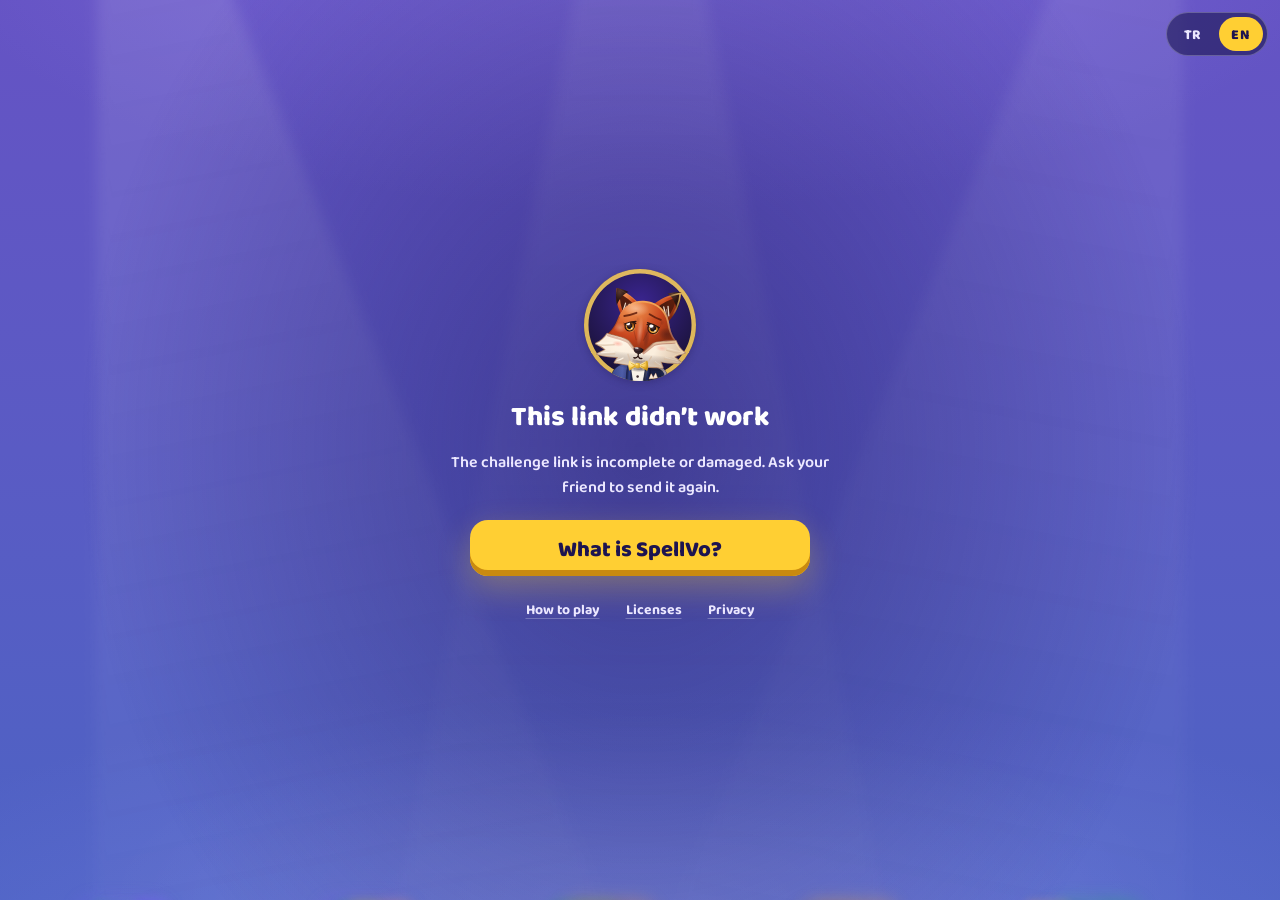
<file: c/en/index.html>
<!doctype html>
<html lang="en">
  <head>
    <meta charset="UTF-8" />
    <meta name="viewport" content="width=device-width, initial-scale=1, viewport-fit=cover, interactive-widget=resizes-content" />
    <meta name="theme-color" content="#6553c4" />
    <!-- The web challenge (spellvo.app/c/<ui>/#<token>): `vite build --mode challenge`. The site build
         (tools/site/build.mjs) writes one copy per language folder and puts its link preview here. -->
    <meta name="robots" content="noindex" />
    <meta name="description" content="The same 10 words, the same timers. No app needed: tap the link, play in your browser and beat the score." />
    <meta property="og:type" content="website" />
    <meta property="og:site_name" content="SpellVo" />
    <meta property="og:url" content="https://spellvo.app/c/en/" />
    <meta property="og:title" content="You’ve been challenged! · SpellVo" />
    <meta property="og:description" content="The same 10 words, the same timers. No app needed: tap the link, play in your browser and beat the score." />
    <meta property="og:image" content="https://spellvo.app/og/challenge-en.jpg" />
    <meta property="og:image:type" content="image/jpeg" />
    <meta property="og:image:width" content="1200" />
    <meta property="og:image:height" content="630" />
    <meta property="og:image:alt" content="A SpellVo challenge: the logo in colored letter tiles and the fox announcing" />
    <meta property="og:locale" content="en_US" />
    <meta name="twitter:card" content="summary_large_image" />
    <meta name="twitter:title" content="You’ve been challenged! · SpellVo" />
    <meta name="twitter:description" content="The same 10 words, the same timers. No app needed: tap the link, play in your browser and beat the score." />
    <meta name="twitter:image" content="https://spellvo.app/og/challenge-en.jpg" />
    <link rel="icon" type="image/png" sizes="32x32" href="/c/icons/favicon-32.png" />
    <link rel="icon" type="image/png" sizes="16x16" href="/c/icons/favicon-16.png" />
    <link rel="apple-touch-icon" href="/c/icons/apple-touch-icon.png" />
    <title>You’ve been challenged! · SpellVo</title>
    <!-- First paint, before the bundle: the loading screen's sky (as index.html). -->
    <style>html,body{background:#4d63c4 radial-gradient(130% 75% at 50% 20%,#8070dc 0%,#6553c4 52%,#4d63c4 100%);height:100%;margin:0}</style>
    <script type="module" crossorigin src="/c/assets/challenge-BuhmNu9W.js"></script>
    <link rel="stylesheet" crossorigin href="/c/assets/challenge-BJu361aJ.css">
    <link rel="preload" href="/c/assets/baloo-2-latin-700-normal-CqTg7A15.woff2" as="font" type="font/woff2" crossorigin>
    <link rel="preload" href="/c/assets/baloo-2-latin-800-normal-BbF3Etk1.woff2" as="font" type="font/woff2" crossorigin>
    <link rel="preload" href="/c/assets/baloo-2-latin-ext-700-normal-Mlh7kdab.woff2" as="font" type="font/woff2" crossorigin>
    <link rel="preload" href="/c/assets/baloo-2-latin-ext-800-normal-C_Iwmf1s.woff2" as="font" type="font/woff2" crossorigin>
  </head>
  <body>
    <div id="root"></div>
  </body>
</html>
</file>
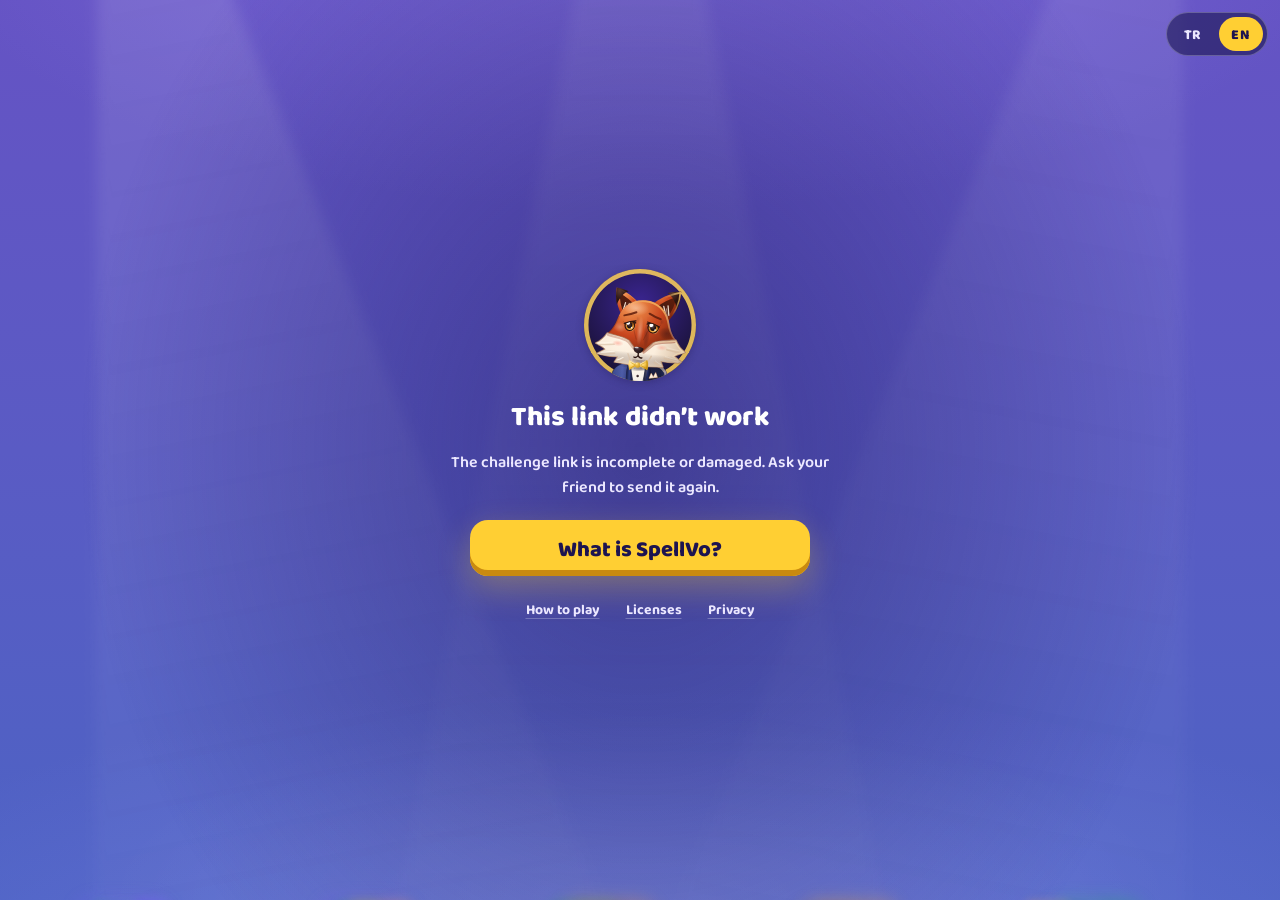
<file: c/tr/index.html>
<!doctype html>
<html lang="tr">
  <head>
    <meta charset="UTF-8" />
    <meta name="viewport" content="width=device-width, initial-scale=1, viewport-fit=cover, interactive-widget=resizes-content" />
    <meta name="theme-color" content="#6553c4" />
    <!-- The web challenge (spellvo.app/c/<ui>/#<token>): `vite build --mode challenge`. The site build
         (tools/site/build.mjs) writes one copy per language folder and puts its link preview here. -->
    <meta name="robots" content="noindex" />
    <meta name="description" content="Aynı 10 kelime, aynı süreler. Uygulama gerekmez: bağlantıya dokun, tarayıcında oyna ve skoru geç." />
    <meta property="og:type" content="website" />
    <meta property="og:site_name" content="SpellVo" />
    <meta property="og:url" content="https://spellvo.app/c/tr/" />
    <meta property="og:title" content="Sana meydan okundu! · SpellVo" />
    <meta property="og:description" content="Aynı 10 kelime, aynı süreler. Uygulama gerekmez: bağlantıya dokun, tarayıcında oyna ve skoru geç." />
    <meta property="og:image" content="https://spellvo.app/og/challenge-tr.jpg" />
    <meta property="og:image:type" content="image/jpeg" />
    <meta property="og:image:width" content="1200" />
    <meta property="og:image:height" content="630" />
    <meta property="og:image:alt" content="SpellVo meydan okuma: renkli harf taşlarıyla logo ve duyuru yapan tilki" />
    <meta property="og:locale" content="tr_TR" />
    <meta name="twitter:card" content="summary_large_image" />
    <meta name="twitter:title" content="Sana meydan okundu! · SpellVo" />
    <meta name="twitter:description" content="Aynı 10 kelime, aynı süreler. Uygulama gerekmez: bağlantıya dokun, tarayıcında oyna ve skoru geç." />
    <meta name="twitter:image" content="https://spellvo.app/og/challenge-tr.jpg" />
    <link rel="icon" type="image/png" sizes="32x32" href="/c/icons/favicon-32.png" />
    <link rel="icon" type="image/png" sizes="16x16" href="/c/icons/favicon-16.png" />
    <link rel="apple-touch-icon" href="/c/icons/apple-touch-icon.png" />
    <title>Sana meydan okundu! · SpellVo</title>
    <!-- First paint, before the bundle: the loading screen's sky (as index.html). -->
    <style>html,body{background:#4d63c4 radial-gradient(130% 75% at 50% 20%,#8070dc 0%,#6553c4 52%,#4d63c4 100%);height:100%;margin:0}</style>
    <script type="module" crossorigin src="/c/assets/challenge-BuhmNu9W.js"></script>
    <link rel="stylesheet" crossorigin href="/c/assets/challenge-BJu361aJ.css">
    <link rel="preload" href="/c/assets/baloo-2-latin-700-normal-CqTg7A15.woff2" as="font" type="font/woff2" crossorigin>
    <link rel="preload" href="/c/assets/baloo-2-latin-800-normal-BbF3Etk1.woff2" as="font" type="font/woff2" crossorigin>
    <link rel="preload" href="/c/assets/baloo-2-latin-ext-700-normal-Mlh7kdab.woff2" as="font" type="font/woff2" crossorigin>
    <link rel="preload" href="/c/assets/baloo-2-latin-ext-800-normal-C_Iwmf1s.woff2" as="font" type="font/woff2" crossorigin>
  </head>
  <body>
    <div id="root"></div>
  </body>
</html>
</file>
<file: assets/site-BjEBKI8y.css>
@font-face{font-family:"Baloo 2";font-style:normal;font-display:swap;font-weight:500;src:url(/assets/baloo-2-latin-500-normal-CmLZ27r7.woff2)format("woff2"),url(/assets/baloo-2-latin-500-normal-BSdEhq8m.woff)format("woff")}@font-face{font-family:"Baloo 2";font-style:normal;font-display:swap;font-weight:500;src:url(/assets/baloo-2-latin-ext-500-normal-Ba7mhTsk.woff2)format("woff2"),url(/assets/baloo-2-latin-ext-500-normal-D1XZow3C.woff)format("woff")}@font-face{font-family:"Baloo 2";font-style:normal;font-display:swap;font-weight:700;src:url(/assets/baloo-2-latin-700-normal-CqTg7A15.woff2)format("woff2"),url(/assets/baloo-2-latin-700-normal-Ld3Zm3l2.woff)format("woff")}@font-face{font-family:"Baloo 2";font-style:normal;font-display:swap;font-weight:700;src:url(/assets/baloo-2-latin-ext-700-normal-Mlh7kdab.woff2)format("woff2"),url(/assets/baloo-2-latin-ext-700-normal-D6LeXASg.woff)format("woff")}@font-face{font-family:"Baloo 2";font-style:normal;font-display:swap;font-weight:800;src:url(/assets/baloo-2-latin-800-normal-BbF3Etk1.woff2)format("woff2"),url(/assets/baloo-2-latin-800-normal-B8BXfZF7.woff)format("woff")}@font-face{font-family:"Baloo 2";font-style:normal;font-display:swap;font-weight:800;src:url(/assets/baloo-2-latin-ext-800-normal-C_Iwmf1s.woff2)format("woff2"),url(/assets/baloo-2-latin-ext-800-normal-D-iCxxqE.woff)format("woff")}:root{--c-bg-0:#4d63c4;--c-bg-1:#6553c4;--c-bg-mid:#5a5bc4;--c-bg-2:#a094ff52;--c-spot:#ffffff1f;--c-spot-2:#ffffff17;--c-floor:#ffffff1a;--c-particle:#ffe496bf;--stage-floor-hi:#5560c6;--stage-floor:#4650b4;--stage-floor-deep:#3d46a6;--stage-floor-rim:#ffd84f9e;--stage-floor-glow:#ffcf3329;--stage-floor-clear:#ffcf3300;--stage-floor-fade:#3d46a69e;--stage-floor-fade-clear:#3d46a600;--c-gold:#ffcf33;--c-gold-deep:#c98a10;--c-gold-glow:#ffcf334d;--c-gold-glow-strong:#ffcf339e;--c-gold-clear:#ffcf3300;--c-pink:#ff4f9e;--c-pink-glow:#ff4f9e8c;--c-lavender:#c9bdff;--c-violet:#7a5cff;--c-text:#fff;--c-text-muted:#ece8ff;--c-text-dark:#1d1450;--c-panel:#1e185a7a;--c-panel-border:#ffffff3d;--c-overlay:#161042a8;--c-overlay-strong:#161042e0;--c-overlay-light:#1610426b;--c-tint:#ffffff1a;--c-tint-strong:#ffffff29;--c-hairline:#ffffff52;--c-sheen:#ffffff4d;--c-sheen-clear:#fff0;--c-shine:#ffffffb3;--c-shadow:#100a345c;--c-shadow-soft:#100a343d;--c-shadow-strong:#100a3480;--c-mask:#000;--c-mask-mid:#0009;--board-tray:#1b1746;--board-tray-deep:#141137;--board-tray-rim:#fff3;--board-cell-line:#151238;--tile-empty-bg:#2a2563;--tile-empty-edge:#2a2563;--tile-empty-hi:#2a2563;--tile-empty-fg:#fff;--tile-typed-bg:#f4f0ff;--tile-typed-edge:#b7abea;--tile-typed-hi:#fff;--tile-typed-ring:#fff;--tile-typed-fg:#2a1a6e;--tile-cursor-ring:#ffcf33;--tile-correct-bg:#0ea562;--tile-correct-edge:#066b3c;--tile-correct-hi:#5fdc9c;--tile-correct-fg:#fff;--tile-present-bg:#ffa11f;--tile-present-edge:#b85f08;--tile-present-hi:#ffd590;--tile-present-fg:#241258;--tile-absent-bg:#706c8e;--tile-absent-edge:#4e4a6c;--tile-absent-hi:#a29ec0;--tile-absent-fg:#fff;--tile-elim-bg:#ef2b45;--tile-elim-edge:#9a1328;--tile-elim-hi:#ff8a99;--tile-elim-fg:#fff;--fail-note-bg:#fff6e0;--fail-note-fg:#1d1450;--fail-mark-fg:#fff;--tile-active-frame:#ffffff8c;--tile-active-glow:#ffffff29;--logo-tile-bg:#6a48f5;--logo-tile-edge:#3f27b0;--logo-tile-hi:#a592ff;--logo-tile-fg:#fff;--golden-coin:#ffcf33;--golden-coin-ring:#1d1450;--golden-coin-hollow:#1d14508c;--golden-star:#1d1450;--golden-ring:#ffcf33eb;--golden-ring-claimed:#ffcf336b;--golden-glow:#ffcf336b;--golden-glow-claimed:#ffcf3333;--golden-flash:#fff3c4f2;--timer-track:#14103c61;--timer-ok:#34e08f;--timer-mid:#ffcf33;--timer-low:#ff3b4a;--key-bg:#2c2766;--key-bg-hover:#3a3480;--key-bg-active:#4a4396;--key-edge:#17143d;--key-hi:#5a54a0;--key-fg:#fff;--key-action-bg:#ffcf33;--key-action-edge:#c98a10;--key-action-hi:#ffe79a;--key-action-fg:#1d1450;--kb-android-panel:var(--stage-floor);--kb-android-key:#322c72;--kb-android-key-pressed:#463f94;--kb-android-fn:#1b1845;--kb-android-fg:#fff;--kb-android-fg-unused:#ffffff52;--kb-android-pop:#3d3784;--kb-ios-panel:var(--stage-floor);--kb-ios-key:#322c72;--kb-ios-key-pressed:#463f94;--kb-ios-fn:#1b1845;--kb-ios-fg:#fff;--kb-ios-fg-unused:#ffffff52;--kb-ios-shadow:#100a3473;--kb-key-edge:#131034;--kb-key-hi:#5a53a6;--kb-correct-bg:var(--tile-correct-bg);--kb-correct-hi:var(--tile-correct-hi);--kb-correct-edge:var(--tile-correct-edge);--kb-correct-fg:var(--tile-correct-fg);--kb-present-bg:var(--tile-present-bg);--kb-present-hi:var(--tile-present-hi);--kb-present-edge:var(--tile-present-edge);--kb-present-fg:var(--tile-present-fg);--kb-absent-bg:#15123a;--kb-absent-fg:#9893c4;--kb-enter:#ffcf33;--kb-enter-hi:#ffe79a;--kb-enter-pressed:#ffe07a;--kb-enter-edge:#c98a10;--kb-enter-fg:#1d1450;--btn-primary-bg:#ffcf33;--btn-primary-edge:#c98a10;--btn-primary-fg:#1d1450;--btn-primary-glow:#ffcf336b;--btn-secondary-bg:#4a3fb8;--btn-secondary-bg-hover:#5649c8;--btn-secondary-edge:#2a2378;--btn-secondary-fg:#fff;--btn-danger-bg:#d81f3c;--btn-danger-edge:#861227;--btn-danger-fg:#fff;--btn-play-hi:#ffa04a;--btn-play:#ee5a12;--btn-play-deep:#d0460a;--btn-play-edge:#9a3104;--btn-play-fg:#fff;--btn-play-glow:#ff8c3c80;--pill-glass-rim:#ffffff6b;--btn-daily-hi:#5ee08e;--btn-daily:#0e9244;--btn-daily-deep:#06622b;--btn-daily-rim:#c4ffd9;--btn-streak-hi:#ffad5c;--btn-streak:#d9540a;--btn-streak-deep:#9a3504;--btn-streak-rim:#ffe0b8;--btn-joker-hi:#fff0a0;--btn-joker:#ffc61f;--btn-joker-deep:#c98a10;--btn-joker-rim:#fff6cf;--btn-joker-ink:#3a2400;--btn-challenge-hi:#f6a6ff;--btn-challenge:#c43ad8;--btn-challenge-deep:#7d1a99;--btn-challenge-rim:#fbd6ff;--switch-off:#3a3670;--switch-on:#ffcf33;--switch-knob:#fff;--switch-knob-on:#1d1450;--stage-1:#c9bdff;--stage-1-edge:#7462d0;--stage-1-fg:#1d1450;--stage-2:#ff4f9e;--stage-2-edge:#a8326e;--stage-2-fg:#1d1450;--stage-3:#ffcf33;--stage-3-edge:#c98a10;--stage-3-fg:#1d1450;--final:#fff0c2;--final-edge:#c9a24a;--final-fg:#1d1450;--final-glow:#fff0c280;--final-curtain:#8a2c8c;--final-curtain-clear:#8a2c8c00;--daily:#ff4f9e;--daily-edge:#a8326e;--daily-fg:#1d1450;--daily-glow:#ff4f9e66;--daily-face:#4a1a72;--daily-face-edge:#2a0d45;--daily-face-hover:#5a2288;--daily-paper:#fbeedd;--share-bg-top:#3a2590;--share-bg:#1a1238;--share-bg-bottom:#0d0920;--share-spot:#ffd45e33;--share-spot-clear:#ffd45e00;--share-frame:#ffd45e;--share-panel:#ffffff12;--share-panel-edge:#ffffff29;--share-text:#fff;--share-muted:#c9bff2;--share-gold:#ffd45e;--share-unplayed:#ffffff4d;--share-qr-bg:#fff;--share-qr-fg:#1a1238;--share-challenge:#ffd45e;--share-challenge-fg:#1a1238;--challenge-me:#ffcf33;--challenge-me-fg:#1d1450;--challenge-them:#c9bdff;--challenge-them-fg:#1d1450;--challenge-ticket:#2c2470;--challenge-ticket-edge:#ffcf338c;--challenge-glow:#ffcf334d;--challenge-vs:#ff4f9e;--store-bg:#fff8e6;--store-fg:#1d1450;--store-soon-edge:#ece8ff8c;--web-pill:#1c165299;--web-pill-on:#ffcf33;--web-pill-on-fg:#1d1450;--fox-fur-light:#e47a3e;--fox-fur:#c8461f;--fox-fur-dark:#8f2f12;--fox-fur-deep:#5e1d0b;--fox-ear-back:#2a1410;--fox-ear-inner:#3a1a14;--fox-cream:#fbeedd;--fox-cream-shade:#ead6bf;--fox-outline:#b0866a;--fox-iris:#eb9a2c;--fox-iris-dark:#9a5414;--fox-pupil:#1a1012;--fox-shine:#fff;--fox-liner:#2a1410;--fox-mouth:#5a1a2a;--fox-tongue:#ff8a96;--fox-blush:#ff8c7a;--fox-paw:#3e1d14;--fox-suit-light:#34428a;--fox-suit:#222c63;--fox-suit-dark:#141a3d;--fox-suit-edge:#4a5aa8;--fox-lapel:#0f1430;--fox-sheen:#ffffff2e;--fox-trouser-light:#3a4680;--fox-trouser:#1c2350;--fox-trouser-dark:#11163a;--fox-shirt:#f7f2ea;--fox-shirt-shade:#ddd5ca;--fox-shoe:#141116;--fox-shoe-shine:#ffffff40;--fox-gold:#ffd45e;--fox-gold-deep:#c99419;--fox-mic-handle:#2a2630;--fox-rim-warm:#ffcf70;--fox-rim-cool:#b9a7ff;--fox-shade:#0b0618;--fox-highlight:#fff6e8;--fox-iris-light:#ffcf73;--fox-nose-hi:#5a4048;--fox-paw-hi:#6a3a2a;--fox-gold-light:#fff2bf;--fox-shoe-hi:#3a3440;--fox-card:#fdf5e6;--fox-card-edge:#d9c49a;--fox-card-ink:#3b1f66;--fox-fur-hi:#f59a5e;--fox-ear-tip-hi:#5a3a30;--fox-cream-deep:#d9bfa3;--fox-rim:#ffe9b8;--fox-bounce:#8f7bff;--fox-card-shade:#efe2c8;--icon-bg-hi:#3a2590;--icon-bg:#1a1238;--icon-ring:#ffd45ed9;--icon-spot:#ffd45e38;--icon-spot-clear:#ffd45e00;--appicon-sky-top:#7a62e0;--appicon-sky:#6553c4;--appicon-sky-low:#4d63c4;--appicon-floor:#3d46a6;--appicon-pool:#ffcf33;--appicon-beam:#fff;--appicon-sparkle:#fff3c4;--appicon-rim:#ffcf33;--appicon-tile-hi:#fff3c4;--appicon-tile:#ffcf33;--appicon-tile-edge:#c98a10;--appicon-tile-ink:#1d1450;--appicon-tile-shadow:#1d1450;--appicon-gloss:#fff;--appicon-star:#fff;--appicon-star-edge:#8f5a06;--item-paw:#ffcf33;--item-paw-deep:#c98a10;--item-book:#2f3a85;--item-book-spine:#141a3d;--item-book-pages:#fbeedd;--item-time-face:#fbeedd;--item-time-hand:#1d1450;--item-count-bg:#ffcf33;--item-count-fg:#1d1450;--item-spent:#ffffff59;--item-cost:#ffc4dc;--item-off-slash:#fff9;--life-heart:#ff4d7d;--life-heart-deep:#b52552;--life-heart-shine:#ffffff8c;--life-empty:#ffffff38;--paw-coin:#ffcf33;--paw-coin-hi:#fff1b8;--paw-coin-rim:#c98a10;--paw-coin-print:#6b4310;--paw-zone-low:#3d3494;--paw-zone-low-fg:#fff;--paw-zone-mid:#c9bdff;--paw-zone-top:#ffcf33;--paw-zone-fg:#1d1450;--paw-zone-edge:#14103c8c;--paw-arrow:#fff;--paw-arrow-edge:#1d1450;--paw-dim:.45;--test-bg:#0b0a12;--test-panel:#1c1a2a;--test-fg:#fff;--test-badge:#ff4f9e;--test-badge-fg:#1d1450;--test-stripe:#ff4f9e29;--test-stripe-clear:#ff4f9e00;--pip-no-bonus:.4;--load-sky-top:#8070dc;--load-sky:#6553c4;--load-sky-deep:#4d63c4;--load-haze:#ffffff24;--load-haze-clear:#fff0;--load-backlight:#ffeec480;--load-backlight-clear:#ffeec400;--load-arch:#5446b6;--load-arch-hi:#7b6ad8;--load-arch-rim:#ffcf33;--load-arch-rim-deep:#c98a10;--load-arch-line:#ffffff4d;--load-bulb:#fff6d6;--load-bulb-glow:#ffcf33b3;--load-bulb-glow-clear:#ffcf3300;--load-beam-gold:#ffffff4d;--load-beam-lavender:#ffffff3d;--load-beam-pink:#ffffff29;--load-beam-clear:#fff0;--load-floor-far:#4b4fb2;--load-floor-line:#ffffff24;--load-podium-top:#ffd84f;--load-podium-top-deep:#f0a316;--load-podium-side:#e39812;--load-podium-side-deep:#a5600a;--load-podium-rim:#fff3c4;--load-pool:#fff4d28c;--load-pool-clear:#fff4d200;--load-sparkle:#fff;--load-sparkle-gold:#ffd84f;--load-bokeh:#ffffff29;--load-bokeh-gold:#ffd65a33;--load-bokeh-clear:#fff0;--load-vignette:#2218626b;--load-vignette-clear:#22186200;--load-logo-glow:#ffcf3361;--load-bar-plaque:#241f62;--load-bar-plaque-hi:#3a3290;--load-bar-rim:#ffcf33bf;--load-bar-track:#15123a;--load-bar-fill-hi:#fff3c4;--load-bar-fill:#ffcf33;--load-bar-fill-deep:#e09a12;--load-bar-stripe:#ffffff3d;--load-bar-text:#fff;--load-label:#f4f1ff;--load-version:#ffffffb3;--load-frame-rim:#ffcf3373;--load-frame-shadow:#100a348c;--load-ambient-dim:#22186266;--load-spot:#fff8e14d;--lobby-shade-top:#28186e6b;--lobby-shade-clear:#22186200;--lobby-chip:#ffffff24;--lobby-chip-hi:#ffffff42;--lobby-chip-rim:#ffffff73;--lobby-plaque-hi:#ffffff6b;--lobby-plaque:#fff3;--lobby-plaque-deep:#1e165a52;--lobby-plaque-rim:#ffffffbf;--lobby-plaque-rim-deep:#ffffff38;--lobby-plaque-glow:#ffffff2e;--lobby-plaque-press:#1e165a4d;--lobby-caption:#fff;--lobby-caption-sub:#f4f1ff;--lobby-dot:#ff3348;--lobby-dot-glow:#ff3348a6;--lobby-dot-ring:#1d1450;--lobby-timer:#1c1652db;--lobby-timer-fg:#ffcf33;--lobby-flame-outer:#ff6a2b;--lobby-flame-mid:#ffa63d;--lobby-flame-core:#fff1b8;--lobby-flame-off:#6f6890;--lobby-ad:#ff4f98;--lobby-ad-fg:#fff;--lobby-bubble:#fff8e9;--lobby-bubble-ink:#1d1450;--lobby-bubble-edge:#e6c37a;--lobby-plate:#1c16529e;--lobby-plate-rim:#ffcf33bf;--lobby-tabbar:var(--stage-floor);--lobby-tabbar-rim:var(--stage-floor-rim);--lobby-tab:#ece8ff;--lobby-tab-active:#ffcf33;--lobby-tab-active-bg:#14103c52;--lobby-gain:#fff3c4;--lobby-lock:#1d1450;--lobby-lock-fg:#ffcf33;--lobby-lock-ring:#ffcf33bf;--lobby-waiting:#ffcf33;--lobby-waiting-fg:#1d1450;--lobby-play-invite:#ffe48c8c;--lobby-play-invite-clear:#ffe48c00;--c-vignette:#22186280;--c-focus:#fff;--confetti-1:#ffcf33;--confetti-2:#ff4f9e;--confetti-3:#c9bdff;--confetti-4:#0ea562;--confetti-5:#ffa11f;--confetti-6:#fff;--confetti-gold-light:#fff3c4;--praise-hi:#fff;--praise-top:#fff7d6;--praise-mid:#ffe36e;--praise-bottom:#ffc61f;--praise-low:#ff9214;--praise-edge:#3a1f8f;--praise-drop:#1f1160;--praise-glow:#ffcf338c;--praise-halo:#ffde6ec7;--praise-halo-mid:#ff6ebe4d;--praise-halo-clear:#ff6ebe00;--praise-star:#fff;--praise-star-core:#fff1a6;--praise-star-edge:#ffc61f;--praise-rays:#ffeca099;--praise-rays-clear:#ffeca000;--praise-ribbon-hi:#fff2b0;--praise-ribbon:#ffcf33;--praise-ribbon-low:#f2a810;--praise-ribbon-edge:#9a5f06;--praise-ribbon-fg:#3a1f8f;--streak-1-top:#9877ff;--streak-1-bottom:#5b36e2;--streak-1-edge:#2c1880;--streak-1-fg:#fff3b0;--streak-2-top:#f585ff;--streak-2-bottom:#b42bcc;--streak-2-edge:#5e0f74;--streak-2-fg:#fff;--streak-3-top:#ffb44f;--streak-3-bottom:#ee5a12;--streak-3-edge:#7e2802;--streak-3-fg:#fff;--streak-4-a:#ffcf33;--streak-4-b:#ff7a1f;--streak-4-c:#ff4f9e;--streak-4-d:#8a5cff;--streak-4-edge:#3a1f8f;--streak-4-fg:#fff;--streak-shine:#ffffff6b;--streak-clear:#fff0;--streak-shade:#140a4659;--fly-bg:#ffcf33;--fly-fg:#1d1450;--fly-glow:#ffcf33b3;--bubble:var(--lobby-bubble);--bubble-ink:var(--lobby-bubble-ink);--bubble-edge:var(--lobby-bubble-edge);--bubble-soft:#6a5f8c;--bubble-button:#f3e3bd;--bubble-button-hover:#ead39c;--sheet-grip:#ffffff80;--sheet-grip-active:#ffcf33e6;--timer-paused:#e2dcff}:root[data-color-mode=cb]{--tile-correct-bg:#ff8a2a;--tile-correct-edge:#a8500f;--tile-correct-hi:#ffc08a;--tile-correct-fg:#1d1450;--tile-present-bg:#4da8ff;--tile-present-edge:#2462a8;--tile-present-hi:#a6d3ff;--tile-present-fg:#1d1450;--confetti-4:#ff8a2a;--confetti-5:#4da8ff}:root[data-lang=tr] body [lang=en],:root[data-lang=en] body [lang=tr]{display:none!important}*,:before,:after{box-sizing:border-box}html{-webkit-text-size-adjust:100%;-moz-text-size-adjust:100%;text-size-adjust:100%;scroll-behavior:smooth}body{background:radial-gradient(90% 60% at 80% 0%, var(--load-sky-top) 0%, transparent 70%), radial-gradient(120% 80% at 10% 10%, var(--load-sky) 0%, var(--load-sky-deep) 100%) var(--load-sky-deep);min-height:100vh;color:var(--c-text);background-attachment:scroll;margin:0;font-family:"Baloo 2",system-ui,-apple-system,Segoe UI,sans-serif;font-size:18px;font-weight:500;line-height:1.5;overflow-x:hidden}a{color:var(--c-gold);text-underline-offset:3px}a:focus-visible,button:focus-visible{outline:3px solid var(--c-gold);outline-offset:3px;border-radius:8px}h1,h2,h3{margin:0;font-weight:800;line-height:1.1}p{margin:0}img{max-width:100%}.wrap{width:min(1120px,100%);margin:0 auto;padding:0 16px}.skip{z-index:10;background:var(--c-gold);color:var(--c-text-dark);border-radius:10px;padding:8px 14px;font-weight:800;position:absolute;top:-60px;left:16px}.skip:focus{top:12px}.top{z-index:3;padding-top:max(14px, env(safe-area-inset-top));justify-content:space-between;align-items:center;gap:12px;padding-bottom:14px;display:flex;position:relative}.brand{flex:none;gap:3px;text-decoration:none;display:inline-flex}.home .brand{visibility:hidden}.top__links{flex:none;align-items:center;gap:4px;display:flex}.top__link{color:var(--c-text-muted);padding:8px 10px;font-weight:700;text-decoration:none;display:none}.top__link:hover{color:var(--c-text)}@media (width>=640px){.top__link{display:inline-block}}.langs{border:1px solid var(--c-panel-border);background:var(--web-pill);border-radius:999px;gap:4px;margin-left:6px;padding:4px;display:flex}.langs button{min-width:44px;min-height:36px;color:var(--c-text-muted);font:inherit;letter-spacing:.04em;cursor:pointer;background:0 0;border:0;border-radius:999px;padding:2px 8px 0;font-size:15px;font-weight:800}.langs button[aria-pressed=true]{background:var(--web-pill-on);color:var(--web-pill-on-fg)}.tile{--bg:var(--logo-tile-bg);--edge:var(--logo-tile-edge);--hi:var(--logo-tile-hi);--fg:var(--logo-tile-fg);--t:44px;width:var(--t);height:var(--t);border-radius:calc(var(--t) * .2);background:var(--bg);color:var(--fg);font-size:calc(var(--t) * .6);box-shadow:inset 0 calc(var(--t) * -.1) 0 var(--edge), inset 0 max(2px, calc(var(--t) * .035)) 0 var(--hi);place-items:center;padding-top:.12em;font-weight:800;line-height:1;display:inline-grid;position:relative}.tile--correct{--bg:var(--tile-correct-bg);--edge:var(--tile-correct-edge);--hi:var(--tile-correct-hi);--fg:var(--tile-correct-fg)}.tile--present{--bg:var(--tile-present-bg);--edge:var(--tile-present-edge);--hi:var(--tile-present-hi);--fg:var(--tile-present-fg)}.tile--absent{--bg:var(--tile-absent-bg);--edge:var(--tile-absent-edge);--hi:var(--tile-absent-hi);--fg:var(--tile-absent-fg)}.brand .tile{--t:clamp(22px, 6vw, 30px);font-size:calc(var(--t) * .62)}.logo{flex-wrap:nowrap;gap:clamp(4px,1.2vw,8px);margin:0;display:flex}.logo .tile{--t:clamp(40px, 11.6vw, 76px);box-shadow:inset 0 calc(var(--t) * -.1) 0 var(--edge), inset 0 max(2px, calc(var(--t) * .035)) 0 var(--hi), 0 0 0 max(1.5px, calc(var(--t) * .03)) var(--load-arch-rim), 0 calc(var(--t) * .16) calc(var(--t) * .34) var(--c-shadow-strong);animation:.76s cubic-bezier(.3,1.6,.5,1) backwards drop;animation-delay:calc(var(--i) * 70ms + .12s)}@keyframes drop{0%{opacity:0;transform:translateY(-60%)rotate(-8deg)scale(.6)}}.store{background:var(--store-bg);min-height:58px;color:var(--store-fg);box-shadow:0 10px 28px var(--c-shadow-strong);border-radius:999px;justify-content:center;align-items:center;gap:10px;padding:4px 26px 0;font-size:19px;font-weight:800;text-decoration:none;display:inline-flex}.store__icon{flex:none;margin-top:-4px}.store--soon{border:2px dashed var(--store-soon-edge);background:var(--web-pill);color:var(--c-text-muted);box-shadow:none;cursor:default}.hero{gap:8px;padding-bottom:24px;display:grid;position:relative}.hero__text{z-index:2;flex-direction:column;align-items:flex-start;gap:16px;padding-top:12px;display:flex;position:relative}.eyebrow{border:1px solid var(--c-panel-border);background:var(--c-panel);color:var(--c-gold);letter-spacing:.08em;text-transform:uppercase;border-radius:999px;align-items:center;gap:8px;padding:6px 16px 2px;font-size:15px;font-weight:800;display:inline-flex}.hero h1{max-width:14ch;text-shadow:0 4px 18px var(--c-shadow-strong);font-size:clamp(36px,9.6vw,64px)}.lead{max-width:34ch;color:var(--c-text-muted);font-size:clamp(18px,4.6vw,22px);font-weight:700}.hero__stage{justify-items:center;min-height:420px;margin-top:-8px;display:grid;position:relative}.spot{background:radial-gradient(46% 22% at 50% 92%, var(--load-spot) 0%, transparent 100%), linear-gradient(var(--c-spot), var(--load-spot));clip-path:polygon(43% 0,57% 0,100% 100%,0 100%);pointer-events:none;width:min(560px,140%);height:calc(100% + 40px);position:absolute;top:-40px;left:50%;transform:translate(-50%);-webkit-mask-image:linear-gradient(#000 70%,#0000);mask-image:linear-gradient(#000 70%,#0000)}.fox{aspect-ratio:560/991.5;width:min(300px,78vw);height:auto;margin-top:8px;animation:5s ease-in-out infinite float;position:relative}@keyframes float{50%{transform:translateY(-8px)}}.float{z-index:1;animation:6s ease-in-out infinite bob;animation-delay:var(--d,0s);position:absolute}.float .tile{--t:46px;transform:rotate(var(--r,0deg))}@keyframes bob{50%{transform:translateY(-12px)}}@media (width>=900px){.hero{grid-template-columns:1.1fr .9fr;align-items:center;min-height:640px}.hero__text{gap:20px}.hero__stage{min-height:600px;margin-top:0}.fox{width:340px}}.section{padding-top:56px;padding-bottom:8px}.section__head{flex-direction:column;align-items:flex-start;gap:10px;margin-bottom:24px;display:flex}.section h2{font-size:clamp(30px,7vw,44px)}.section__lead{max-width:46ch;color:var(--c-text-muted);font-weight:700}.card{border:1px solid var(--c-panel-border);background:var(--c-panel);border-radius:22px}.steps{counter-reset:step;gap:14px;margin:0;padding:0;list-style:none;display:grid}.step{flex-direction:column;gap:12px;padding:20px;display:flex}.step h3{align-items:center;gap:10px;font-size:23px;display:flex}.step h3:before{counter-increment:step;content:counter(step);background:var(--c-gold);width:34px;height:34px;color:var(--c-text-dark);border-radius:50%;flex:none;place-items:center;padding-top:3px;font-size:19px;display:inline-grid}.step p{color:var(--c-text-muted);font-weight:700}.row{gap:6px;display:flex}.row .tile{--t:clamp(38px, 10.5vw, 48px)}.board{flex-direction:column;gap:6px;display:flex}.legend{flex-wrap:wrap;gap:8px 16px;margin:0;padding:0;font-size:16px;font-weight:700;list-style:none;display:flex}.legend li{align-items:center;gap:8px;display:inline-flex}.legend .tile{--t:22px;font-size:13px}.timer{align-items:center;gap:12px;display:flex}.timer__bar{background:var(--web-pill);border-radius:999px;flex:1;height:14px;position:relative;overflow:hidden}.timer__bar:after{content:"";border-radius:inherit;background:var(--tile-correct-bg);transform-origin:0;animation:15s linear infinite drain;position:absolute;inset:0}@keyframes drain{to{transform:scaleX(0)}}.timer strong{color:var(--tile-correct-hi);font-size:26px}@media (width>=760px){.steps{grid-template-columns:repeat(2,1fr)}}.shots{scroll-snap-type:x mandatory;scrollbar-width:thin;gap:16px;margin:0 -16px;padding:8px 16px 20px;list-style:none;display:flex;overflow-x:auto}.shot{scroll-snap-align:center;flex:none;width:min(240px,66vw);margin:0}.phone{border:6px solid var(--c-bg-1);background:var(--c-bg-0);box-shadow:0 0 0 1px var(--c-panel-border), 0 18px 40px var(--c-shadow-strong);border-radius:30px;overflow:hidden}.phone img{aspect-ratio:390/844;width:100%;height:auto;display:block}.shot figcaption{color:var(--c-text-muted);text-align:center;margin-top:10px;font-size:16px;font-weight:700}@media (width>=1100px){.shots{justify-content:center;overflow:visible}.shot{width:196px}}.features{gap:14px;margin:0;padding:0;list-style:none;display:grid}.feature{grid-template-columns:auto 1fr;gap:4px 14px;padding:18px;display:grid}.feature__icon{background:var(--c-bg-2);width:52px;height:52px;color:var(--c-gold);border-radius:16px;grid-row:span 2;place-items:center;display:grid}.feature h3{font-size:21px}.feature p{color:var(--c-text-muted);font-size:16px;font-weight:700}@media (width>=700px){.features{grid-template-columns:repeat(2,1fr)}}@media (width>=1000px){.features{grid-template-columns:repeat(3,1fr)}}.finale{border:2px dashed var(--challenge-ticket-edge);background:var(--challenge-ticket);text-align:center;border-radius:28px;justify-items:center;gap:18px;margin-top:150px;padding:28px 20px 32px;display:grid}.finale img{aspect-ratio:420/743.6;width:150px;height:auto;margin-top:-100px}.finale h2{font-size:clamp(28px,7vw,40px)}.finale p{max-width:40ch;color:var(--c-text-muted);font-weight:700}.foot{padding:28px 0 max(28px, env(safe-area-inset-bottom));border-top:1px solid var(--c-panel-border);color:var(--c-text-muted);margin-top:64px;font-size:16px}.foot nav{flex-wrap:wrap;gap:4px 18px;margin-bottom:12px;display:flex}.foot a{color:var(--c-text);padding:6px 0;font-weight:700;text-decoration:none;display:inline-block}.foot a:hover{text-decoration:underline}.foot .mail{color:var(--c-gold)}.doc{width:min(780px,100%);margin:0 auto;padding:8px 16px 0}.doc h1{margin:16px 0 8px;font-size:clamp(34px,8vw,48px)}.doc .meta{color:var(--c-text-muted);margin-bottom:20px;font-weight:700}.doc h2{margin:34px 0 10px;font-size:26px}.doc h3{margin:20px 0 6px;font-size:20px}.doc p,.doc li{color:var(--c-text-muted)}.doc p+p{margin-top:10px}.doc ul{margin:8px 0 0;padding-left:22px}.doc li+li{margin-top:6px}.doc strong{color:var(--c-text)}.summary{margin:8px 0;padding:18px 20px}.summary ul{margin:0}.deletion h2{color:var(--c-gold);margin:0 0 10px;font-size:22px}.deletion ol{margin:0;padding-left:22px}.deletion li+li{margin-top:10px}.deletion p{margin-top:16px}.deletion .button{text-align:center;justify-content:center}.doc ol{margin:8px 0 0;padding-left:22px}.doc ol li+li{margin-top:6px}[data-placeholder]{color:var(--c-gold);font-weight:800}.toc{margin-top:12px;padding:16px 20px}.toc ol{columns:2 220px;margin:0;padding-left:22px;font-weight:700}.toc a{color:var(--c-text);text-decoration:none}.toc a:hover{text-decoration:underline}.faq details{margin-top:12px;padding:4px 20px}.faq summary{cursor:pointer;padding:14px 0;font-size:20px;font-weight:800;list-style-position:inside}.faq details[open] summary{color:var(--c-gold)}.faq details p{padding-bottom:16px}.contact{gap:8px;margin-top:28px;padding:22px 20px;display:grid}.contact a{font-size:22px;font-weight:800}.licence{margin-top:14px;padding:4px 20px 18px}.licence h2{margin-top:16px}.notfound{text-align:center;justify-items:center;gap:16px;padding:24px 16px 0;display:grid}.notfound img{aspect-ratio:420/743.6;width:160px;height:auto}.button{background:var(--c-gold);min-height:52px;color:var(--c-text-dark);border-radius:999px;align-items:center;padding:4px 24px 0;font-weight:800;text-decoration:none;display:inline-flex}@media (prefers-reduced-motion:reduce){html{scroll-behavior:auto}.logo .tile,.fox,.float,.timer__bar:after{animation:none}}
</file>
<file: c/assets/challenge-BJu361aJ.css>
@font-face{font-family:"Baloo 2";font-style:normal;font-display:swap;font-weight:500;src:url(/c/assets/baloo-2-latin-500-normal-CmLZ27r7.woff2)format("woff2"),url(/c/assets/baloo-2-latin-500-normal-BSdEhq8m.woff)format("woff")}@font-face{font-family:"Baloo 2";font-style:normal;font-display:swap;font-weight:500;src:url(/c/assets/baloo-2-latin-ext-500-normal-Ba7mhTsk.woff2)format("woff2"),url(/c/assets/baloo-2-latin-ext-500-normal-D1XZow3C.woff)format("woff")}@font-face{font-family:"Baloo 2";font-style:normal;font-display:swap;font-weight:600;src:url(/c/assets/baloo-2-latin-600-normal-tIfxVoAe.woff2)format("woff2"),url(/c/assets/baloo-2-latin-600-normal-B4tNaogw.woff)format("woff")}@font-face{font-family:"Baloo 2";font-style:normal;font-display:swap;font-weight:600;src:url(/c/assets/baloo-2-latin-ext-600-normal-DiVeaYrH.woff2)format("woff2"),url(/c/assets/baloo-2-latin-ext-600-normal-CFaB2nBN.woff)format("woff")}@font-face{font-family:"Baloo 2";font-style:normal;font-display:swap;font-weight:700;src:url(/c/assets/baloo-2-latin-700-normal-CqTg7A15.woff2)format("woff2"),url(/c/assets/baloo-2-latin-700-normal-Ld3Zm3l2.woff)format("woff")}@font-face{font-family:"Baloo 2";font-style:normal;font-display:swap;font-weight:700;src:url(/c/assets/baloo-2-latin-ext-700-normal-Mlh7kdab.woff2)format("woff2"),url(/c/assets/baloo-2-latin-ext-700-normal-D6LeXASg.woff)format("woff")}@font-face{font-family:"Baloo 2";font-style:normal;font-display:swap;font-weight:800;src:url(/c/assets/baloo-2-latin-800-normal-BbF3Etk1.woff2)format("woff2"),url(/c/assets/baloo-2-latin-800-normal-B8BXfZF7.woff)format("woff")}@font-face{font-family:"Baloo 2";font-style:normal;font-display:swap;font-weight:800;src:url(/c/assets/baloo-2-latin-ext-800-normal-C_Iwmf1s.woff2)format("woff2"),url(/c/assets/baloo-2-latin-ext-800-normal-D-iCxxqE.woff)format("woff")}:root{--c-bg-0:#4d63c4;--c-bg-1:#6553c4;--c-bg-mid:#5a5bc4;--c-bg-2:#a094ff52;--c-spot:#ffffff1f;--c-spot-2:#ffffff17;--c-floor:#ffffff1a;--c-particle:#ffe496bf;--stage-floor-hi:#5560c6;--stage-floor:#4650b4;--stage-floor-deep:#3d46a6;--stage-floor-rim:#ffd84f9e;--stage-floor-glow:#ffcf3329;--stage-floor-clear:#ffcf3300;--stage-floor-fade:#3d46a69e;--stage-floor-fade-clear:#3d46a600;--c-gold:#ffcf33;--c-gold-deep:#c98a10;--c-gold-glow:#ffcf334d;--c-gold-glow-strong:#ffcf339e;--c-gold-clear:#ffcf3300;--c-pink:#ff4f9e;--c-pink-glow:#ff4f9e8c;--c-lavender:#c9bdff;--c-violet:#7a5cff;--c-text:#fff;--c-text-muted:#ece8ff;--c-text-dark:#1d1450;--c-panel:#1e185a7a;--c-panel-border:#ffffff3d;--c-overlay:#161042a8;--c-overlay-strong:#161042e0;--c-overlay-light:#1610426b;--c-tint:#ffffff1a;--c-tint-strong:#ffffff29;--c-hairline:#ffffff52;--c-sheen:#ffffff4d;--c-sheen-clear:#fff0;--c-shine:#ffffffb3;--c-shadow:#100a345c;--c-shadow-soft:#100a343d;--c-shadow-strong:#100a3480;--c-mask:#000;--c-mask-mid:#0009;--board-tray:#1b1746;--board-tray-deep:#141137;--board-tray-rim:#fff3;--board-cell-line:#151238;--tile-empty-bg:#2a2563;--tile-empty-edge:#2a2563;--tile-empty-hi:#2a2563;--tile-empty-fg:#fff;--tile-typed-bg:#f4f0ff;--tile-typed-edge:#b7abea;--tile-typed-hi:#fff;--tile-typed-ring:#fff;--tile-typed-fg:#2a1a6e;--tile-cursor-ring:#ffcf33;--tile-correct-bg:#0ea562;--tile-correct-edge:#066b3c;--tile-correct-hi:#5fdc9c;--tile-correct-fg:#fff;--tile-present-bg:#ffa11f;--tile-present-edge:#b85f08;--tile-present-hi:#ffd590;--tile-present-fg:#241258;--tile-absent-bg:#706c8e;--tile-absent-edge:#4e4a6c;--tile-absent-hi:#a29ec0;--tile-absent-fg:#fff;--tile-elim-bg:#ef2b45;--tile-elim-edge:#9a1328;--tile-elim-hi:#ff8a99;--tile-elim-fg:#fff;--fail-note-bg:#fff6e0;--fail-note-fg:#1d1450;--fail-mark-fg:#fff;--tile-active-frame:#ffffff8c;--tile-active-glow:#ffffff29;--logo-tile-bg:#6a48f5;--logo-tile-edge:#3f27b0;--logo-tile-hi:#a592ff;--logo-tile-fg:#fff;--golden-coin:#ffcf33;--golden-coin-ring:#1d1450;--golden-coin-hollow:#1d14508c;--golden-star:#1d1450;--golden-ring:#ffcf33eb;--golden-ring-claimed:#ffcf336b;--golden-glow:#ffcf336b;--golden-glow-claimed:#ffcf3333;--golden-flash:#fff3c4f2;--timer-track:#14103c61;--timer-ok:#34e08f;--timer-mid:#ffcf33;--timer-low:#ff3b4a;--key-bg:#2c2766;--key-bg-hover:#3a3480;--key-bg-active:#4a4396;--key-edge:#17143d;--key-hi:#5a54a0;--key-fg:#fff;--key-action-bg:#ffcf33;--key-action-edge:#c98a10;--key-action-hi:#ffe79a;--key-action-fg:#1d1450;--kb-android-panel:var(--stage-floor);--kb-android-key:#322c72;--kb-android-key-pressed:#463f94;--kb-android-fn:#1b1845;--kb-android-fg:#fff;--kb-android-fg-unused:#ffffff52;--kb-android-pop:#3d3784;--kb-ios-panel:var(--stage-floor);--kb-ios-key:#322c72;--kb-ios-key-pressed:#463f94;--kb-ios-fn:#1b1845;--kb-ios-fg:#fff;--kb-ios-fg-unused:#ffffff52;--kb-ios-shadow:#100a3473;--kb-key-edge:#131034;--kb-key-hi:#5a53a6;--kb-correct-bg:var(--tile-correct-bg);--kb-correct-hi:var(--tile-correct-hi);--kb-correct-edge:var(--tile-correct-edge);--kb-correct-fg:var(--tile-correct-fg);--kb-present-bg:var(--tile-present-bg);--kb-present-hi:var(--tile-present-hi);--kb-present-edge:var(--tile-present-edge);--kb-present-fg:var(--tile-present-fg);--kb-absent-bg:#15123a;--kb-absent-fg:#9893c4;--kb-enter:#ffcf33;--kb-enter-hi:#ffe79a;--kb-enter-pressed:#ffe07a;--kb-enter-edge:#c98a10;--kb-enter-fg:#1d1450;--btn-primary-bg:#ffcf33;--btn-primary-edge:#c98a10;--btn-primary-fg:#1d1450;--btn-primary-glow:#ffcf336b;--btn-secondary-bg:#4a3fb8;--btn-secondary-bg-hover:#5649c8;--btn-secondary-edge:#2a2378;--btn-secondary-fg:#fff;--btn-danger-bg:#d81f3c;--btn-danger-edge:#861227;--btn-danger-fg:#fff;--btn-play-hi:#ffa04a;--btn-play:#ee5a12;--btn-play-deep:#d0460a;--btn-play-edge:#9a3104;--btn-play-fg:#fff;--btn-play-glow:#ff8c3c80;--pill-glass-rim:#ffffff6b;--btn-daily-hi:#5ee08e;--btn-daily:#0e9244;--btn-daily-deep:#06622b;--btn-daily-rim:#c4ffd9;--btn-streak-hi:#ffad5c;--btn-streak:#d9540a;--btn-streak-deep:#9a3504;--btn-streak-rim:#ffe0b8;--btn-joker-hi:#fff0a0;--btn-joker:#ffc61f;--btn-joker-deep:#c98a10;--btn-joker-rim:#fff6cf;--btn-joker-ink:#3a2400;--btn-challenge-hi:#f6a6ff;--btn-challenge:#c43ad8;--btn-challenge-deep:#7d1a99;--btn-challenge-rim:#fbd6ff;--switch-off:#3a3670;--switch-on:#ffcf33;--switch-knob:#fff;--switch-knob-on:#1d1450;--stage-1:#c9bdff;--stage-1-edge:#7462d0;--stage-1-fg:#1d1450;--stage-2:#ff4f9e;--stage-2-edge:#a8326e;--stage-2-fg:#1d1450;--stage-3:#ffcf33;--stage-3-edge:#c98a10;--stage-3-fg:#1d1450;--final:#fff0c2;--final-edge:#c9a24a;--final-fg:#1d1450;--final-glow:#fff0c280;--final-curtain:#8a2c8c;--final-curtain-clear:#8a2c8c00;--daily:#ff4f9e;--daily-edge:#a8326e;--daily-fg:#1d1450;--daily-glow:#ff4f9e66;--daily-face:#4a1a72;--daily-face-edge:#2a0d45;--daily-face-hover:#5a2288;--daily-paper:#fbeedd;--share-bg-top:#3a2590;--share-bg:#1a1238;--share-bg-bottom:#0d0920;--share-spot:#ffd45e33;--share-spot-clear:#ffd45e00;--share-frame:#ffd45e;--share-panel:#ffffff12;--share-panel-edge:#ffffff29;--share-text:#fff;--share-muted:#c9bff2;--share-gold:#ffd45e;--share-unplayed:#ffffff4d;--share-qr-bg:#fff;--share-qr-fg:#1a1238;--share-challenge:#ffd45e;--share-challenge-fg:#1a1238;--challenge-me:#ffcf33;--challenge-me-fg:#1d1450;--challenge-them:#c9bdff;--challenge-them-fg:#1d1450;--challenge-ticket:#2c2470;--challenge-ticket-edge:#ffcf338c;--challenge-glow:#ffcf334d;--challenge-vs:#ff4f9e;--store-bg:#fff8e6;--store-fg:#1d1450;--store-soon-edge:#ece8ff8c;--web-pill:#1c165299;--web-pill-on:#ffcf33;--web-pill-on-fg:#1d1450;--fox-fur-light:#e47a3e;--fox-fur:#c8461f;--fox-fur-dark:#8f2f12;--fox-fur-deep:#5e1d0b;--fox-ear-back:#2a1410;--fox-ear-inner:#3a1a14;--fox-cream:#fbeedd;--fox-cream-shade:#ead6bf;--fox-outline:#b0866a;--fox-iris:#eb9a2c;--fox-iris-dark:#9a5414;--fox-pupil:#1a1012;--fox-shine:#fff;--fox-liner:#2a1410;--fox-mouth:#5a1a2a;--fox-tongue:#ff8a96;--fox-blush:#ff8c7a;--fox-paw:#3e1d14;--fox-suit-light:#34428a;--fox-suit:#222c63;--fox-suit-dark:#141a3d;--fox-suit-edge:#4a5aa8;--fox-lapel:#0f1430;--fox-sheen:#ffffff2e;--fox-trouser-light:#3a4680;--fox-trouser:#1c2350;--fox-trouser-dark:#11163a;--fox-shirt:#f7f2ea;--fox-shirt-shade:#ddd5ca;--fox-shoe:#141116;--fox-shoe-shine:#ffffff40;--fox-gold:#ffd45e;--fox-gold-deep:#c99419;--fox-mic-handle:#2a2630;--fox-rim-warm:#ffcf70;--fox-rim-cool:#b9a7ff;--fox-shade:#0b0618;--fox-highlight:#fff6e8;--fox-iris-light:#ffcf73;--fox-nose-hi:#5a4048;--fox-paw-hi:#6a3a2a;--fox-gold-light:#fff2bf;--fox-shoe-hi:#3a3440;--fox-card:#fdf5e6;--fox-card-edge:#d9c49a;--fox-card-ink:#3b1f66;--fox-fur-hi:#f59a5e;--fox-ear-tip-hi:#5a3a30;--fox-cream-deep:#d9bfa3;--fox-rim:#ffe9b8;--fox-bounce:#8f7bff;--fox-card-shade:#efe2c8;--icon-bg-hi:#3a2590;--icon-bg:#1a1238;--icon-ring:#ffd45ed9;--icon-spot:#ffd45e38;--icon-spot-clear:#ffd45e00;--appicon-sky-top:#7a62e0;--appicon-sky:#6553c4;--appicon-sky-low:#4d63c4;--appicon-floor:#3d46a6;--appicon-pool:#ffcf33;--appicon-beam:#fff;--appicon-sparkle:#fff3c4;--appicon-rim:#ffcf33;--appicon-tile-hi:#fff3c4;--appicon-tile:#ffcf33;--appicon-tile-edge:#c98a10;--appicon-tile-ink:#1d1450;--appicon-tile-shadow:#1d1450;--appicon-gloss:#fff;--appicon-star:#fff;--appicon-star-edge:#8f5a06;--item-paw:#ffcf33;--item-paw-deep:#c98a10;--item-book:#2f3a85;--item-book-spine:#141a3d;--item-book-pages:#fbeedd;--item-time-face:#fbeedd;--item-time-hand:#1d1450;--item-count-bg:#ffcf33;--item-count-fg:#1d1450;--item-spent:#ffffff59;--item-cost:#ffc4dc;--item-off-slash:#fff9;--life-heart:#ff4d7d;--life-heart-deep:#b52552;--life-heart-shine:#ffffff8c;--life-empty:#ffffff38;--paw-coin:#ffcf33;--paw-coin-hi:#fff1b8;--paw-coin-rim:#c98a10;--paw-coin-print:#6b4310;--paw-zone-low:#3d3494;--paw-zone-low-fg:#fff;--paw-zone-mid:#c9bdff;--paw-zone-top:#ffcf33;--paw-zone-fg:#1d1450;--paw-zone-edge:#14103c8c;--paw-arrow:#fff;--paw-arrow-edge:#1d1450;--paw-dim:.45;--test-bg:#0b0a12;--test-panel:#1c1a2a;--test-fg:#fff;--test-badge:#ff4f9e;--test-badge-fg:#1d1450;--test-stripe:#ff4f9e29;--test-stripe-clear:#ff4f9e00;--pip-no-bonus:.4;--load-sky-top:#8070dc;--load-sky:#6553c4;--load-sky-deep:#4d63c4;--load-haze:#ffffff24;--load-haze-clear:#fff0;--load-backlight:#ffeec480;--load-backlight-clear:#ffeec400;--load-arch:#5446b6;--load-arch-hi:#7b6ad8;--load-arch-rim:#ffcf33;--load-arch-rim-deep:#c98a10;--load-arch-line:#ffffff4d;--load-bulb:#fff6d6;--load-bulb-glow:#ffcf33b3;--load-bulb-glow-clear:#ffcf3300;--load-beam-gold:#ffffff4d;--load-beam-lavender:#ffffff3d;--load-beam-pink:#ffffff29;--load-beam-clear:#fff0;--load-floor-far:#4b4fb2;--load-floor-line:#ffffff24;--load-podium-top:#ffd84f;--load-podium-top-deep:#f0a316;--load-podium-side:#e39812;--load-podium-side-deep:#a5600a;--load-podium-rim:#fff3c4;--load-pool:#fff4d28c;--load-pool-clear:#fff4d200;--load-sparkle:#fff;--load-sparkle-gold:#ffd84f;--load-bokeh:#ffffff29;--load-bokeh-gold:#ffd65a33;--load-bokeh-clear:#fff0;--load-vignette:#2218626b;--load-vignette-clear:#22186200;--load-logo-glow:#ffcf3361;--load-bar-plaque:#241f62;--load-bar-plaque-hi:#3a3290;--load-bar-rim:#ffcf33bf;--load-bar-track:#15123a;--load-bar-fill-hi:#fff3c4;--load-bar-fill:#ffcf33;--load-bar-fill-deep:#e09a12;--load-bar-stripe:#ffffff3d;--load-bar-text:#fff;--load-label:#f4f1ff;--load-version:#ffffffb3;--load-frame-rim:#ffcf3373;--load-frame-shadow:#100a348c;--load-ambient-dim:#22186266;--load-spot:#fff8e14d;--lobby-shade-top:#28186e6b;--lobby-shade-clear:#22186200;--lobby-chip:#ffffff24;--lobby-chip-hi:#ffffff42;--lobby-chip-rim:#ffffff73;--lobby-plaque-hi:#ffffff6b;--lobby-plaque:#fff3;--lobby-plaque-deep:#1e165a52;--lobby-plaque-rim:#ffffffbf;--lobby-plaque-rim-deep:#ffffff38;--lobby-plaque-glow:#ffffff2e;--lobby-plaque-press:#1e165a4d;--lobby-caption:#fff;--lobby-caption-sub:#f4f1ff;--lobby-dot:#ff3348;--lobby-dot-glow:#ff3348a6;--lobby-dot-ring:#1d1450;--lobby-timer:#1c1652db;--lobby-timer-fg:#ffcf33;--lobby-flame-outer:#ff6a2b;--lobby-flame-mid:#ffa63d;--lobby-flame-core:#fff1b8;--lobby-flame-off:#6f6890;--lobby-ad:#ff4f98;--lobby-ad-fg:#fff;--lobby-bubble:#fff8e9;--lobby-bubble-ink:#1d1450;--lobby-bubble-edge:#e6c37a;--lobby-plate:#1c16529e;--lobby-plate-rim:#ffcf33bf;--lobby-tabbar:var(--stage-floor);--lobby-tabbar-rim:var(--stage-floor-rim);--lobby-tab:#ece8ff;--lobby-tab-active:#ffcf33;--lobby-tab-active-bg:#14103c52;--lobby-gain:#fff3c4;--lobby-lock:#1d1450;--lobby-lock-fg:#ffcf33;--lobby-lock-ring:#ffcf33bf;--lobby-waiting:#ffcf33;--lobby-waiting-fg:#1d1450;--lobby-play-invite:#ffe48c8c;--lobby-play-invite-clear:#ffe48c00;--c-vignette:#22186280;--c-focus:#fff;--confetti-1:#ffcf33;--confetti-2:#ff4f9e;--confetti-3:#c9bdff;--confetti-4:#0ea562;--confetti-5:#ffa11f;--confetti-6:#fff;--confetti-gold-light:#fff3c4;--praise-hi:#fff;--praise-top:#fff7d6;--praise-mid:#ffe36e;--praise-bottom:#ffc61f;--praise-low:#ff9214;--praise-edge:#3a1f8f;--praise-drop:#1f1160;--praise-glow:#ffcf338c;--praise-halo:#ffde6ec7;--praise-halo-mid:#ff6ebe4d;--praise-halo-clear:#ff6ebe00;--praise-star:#fff;--praise-star-core:#fff1a6;--praise-star-edge:#ffc61f;--praise-rays:#ffeca099;--praise-rays-clear:#ffeca000;--praise-ribbon-hi:#fff2b0;--praise-ribbon:#ffcf33;--praise-ribbon-low:#f2a810;--praise-ribbon-edge:#9a5f06;--praise-ribbon-fg:#3a1f8f;--streak-1-top:#9877ff;--streak-1-bottom:#5b36e2;--streak-1-edge:#2c1880;--streak-1-fg:#fff3b0;--streak-2-top:#f585ff;--streak-2-bottom:#b42bcc;--streak-2-edge:#5e0f74;--streak-2-fg:#fff;--streak-3-top:#ffb44f;--streak-3-bottom:#ee5a12;--streak-3-edge:#7e2802;--streak-3-fg:#fff;--streak-4-a:#ffcf33;--streak-4-b:#ff7a1f;--streak-4-c:#ff4f9e;--streak-4-d:#8a5cff;--streak-4-edge:#3a1f8f;--streak-4-fg:#fff;--streak-shine:#ffffff6b;--streak-clear:#fff0;--streak-shade:#140a4659;--fly-bg:#ffcf33;--fly-fg:#1d1450;--fly-glow:#ffcf33b3;--bubble:var(--lobby-bubble);--bubble-ink:var(--lobby-bubble-ink);--bubble-edge:var(--lobby-bubble-edge);--bubble-soft:#6a5f8c;--bubble-button:#f3e3bd;--bubble-button-hover:#ead39c;--sheet-grip:#ffffff80;--sheet-grip-active:#ffcf33e6;--timer-paused:#e2dcff}:root[data-color-mode=cb]{--tile-correct-bg:#ff8a2a;--tile-correct-edge:#a8500f;--tile-correct-hi:#ffc08a;--tile-correct-fg:#1d1450;--tile-present-bg:#4da8ff;--tile-present-edge:#2462a8;--tile-present-hi:#a6d3ff;--tile-present-fg:#1d1450;--confetti-4:#ff8a2a;--confetti-5:#4da8ff}*,:before,:after{box-sizing:border-box}html,body,#root{height:100%;margin:0}body{color:var(--c-text);background:var(--c-bg-0);-webkit-font-smoothing:antialiased;-webkit-tap-highlight-color:transparent;overscroll-behavior:none;font-family:"Baloo 2",system-ui,sans-serif;font-weight:600;overflow:hidden}button{font:inherit;color:inherit}:focus-visible{outline:3px solid var(--c-focus);outline-offset:3px}html[data-native]{touch-action:manipulation;-webkit-user-select:none;user-select:none;-webkit-touch-callout:none}html[data-native] :is(input,textarea,[contenteditable=true]){-webkit-user-select:text;user-select:text;-webkit-touch-callout:default}html[data-native] :is(img,svg,a){-webkit-user-drag:none}html[data-native] *{overscroll-behavior:none}.sr-only{clip:rect(0 0 0 0);white-space:nowrap;border:0;width:1px;height:1px;margin:-1px;padding:0;position:absolute;overflow:hidden}.screen-layer{height:100%;position:relative;overflow-x:clip}html[data-nav] .screen-layer{view-transition-name:screen;background:radial-gradient(120% 60% at 50% 112%, var(--c-bg-2) 0%, transparent 60%), radial-gradient(80% 45% at 50% -8%, var(--c-bg-2) 0%, transparent 70%), linear-gradient(180deg, var(--c-bg-1) 0%, var(--c-bg-mid) 50%, var(--c-bg-0) 100%)}::view-transition-group(screen){animation-duration:.26s}::view-transition-old(screen){mix-blend-mode:normal;animation-duration:.26s;animation-timing-function:cubic-bezier(.25,.8,.25,1);animation-fill-mode:both}::view-transition-new(screen){mix-blend-mode:normal;animation-duration:.26s;animation-timing-function:cubic-bezier(.25,.8,.25,1);animation-fill-mode:both}html[data-nav=forward]::view-transition-old(screen){animation-name:navAway}html[data-nav=forward]::view-transition-new(screen){box-shadow:-14px 0 28px var(--c-shadow-strong);animation-name:navInFromRight}html[data-nav=back]::view-transition-old(screen){z-index:1;box-shadow:-14px 0 28px var(--c-shadow-strong);animation-name:navOutToRight}html[data-nav=back]::view-transition-new(screen){animation-name:navReturn}html[data-nav=fade]::view-transition-old(screen){animation-name:navFadeOut;animation-duration:.2s}html[data-nav=fade]::view-transition-new(screen){animation-name:navFadeIn;animation-duration:.2s}html[data-nav] body:after{content:"";z-index:2147483647;position:fixed;inset:0}html[data-arrive] .decor{display:none}.rehearsal{z-index:90;pointer-events:none;contain:strict;position:absolute;inset:0;overflow:hidden}.rehearsal__screen{position:absolute;inset:0}.rehearsal[data-rehearsal=flat] .decor{display:none}.rehearsal[data-rehearsal=flat] *,.rehearsal[data-rehearsal=flat] :before,.rehearsal[data-rehearsal=flat] :after{box-shadow:none!important;text-shadow:none!important}.rehearsal__slide{background:radial-gradient(120% 60% at 50% 112%, var(--c-bg-2) 0%, transparent 60%), radial-gradient(80% 45% at 50% -8%, var(--c-bg-2) 0%, transparent 70%), linear-gradient(180deg, var(--c-bg-1) 0%, var(--c-bg-mid) 50%, var(--c-bg-0) 100%);box-shadow:-14px 0 28px var(--c-shadow-strong);position:absolute;inset:0}html[data-flat] [data-screen-layer] .rehearsal__slide{box-shadow:none!important;text-shadow:none!important}.decor{animation:.26s ease-out decorIn}@keyframes decorIn{0%{opacity:0}}@media (prefers-reduced-motion:reduce){.decor{animation:none}}@keyframes navFadeOut{to{opacity:0}}@keyframes navFadeIn{0%{opacity:0}}@keyframes navInFromRight{0%{transform:translate(100%)}}@keyframes navOutToRight{to{transform:translate(100%)}}@keyframes navAway{to{opacity:.35;transform:translate(-28%)}}@keyframes navReturn{0%{opacity:.35;transform:translate(-28%)}}.studio{z-index:0;pointer-events:none;background:radial-gradient(120% 60% at 50% 112%, var(--c-bg-2) 0%, transparent 60%), radial-gradient(80% 45% at 50% -8%, var(--c-bg-2) 0%, transparent 70%), linear-gradient(180deg, var(--c-bg-1) 0%, var(--c-bg-mid) 50%, var(--c-bg-0) 100%);position:absolute;inset:0;overflow:hidden}:root:has([data-lobby],[data-loading=loading]) .studio{display:none}:root:has([data-loading=loading]) [data-screen-layer]{visibility:hidden}.studio__decor{position:absolute;inset:0}.studio__beam{width:60vmax;height:140vmax;position:absolute;top:-20%}.studio__light{contain:strict;transform-origin:50% 0;width:100%;height:100%;animation:14s ease-in-out infinite alternate sweep;position:absolute;inset:0}.studio__beam--l{--from:-28deg;--to:6deg;left:-20vmax}.studio__beam--r{--from:28deg;--to:-6deg;right:-20vmax}.studio__beam--r .studio__light{animation-duration:17s;animation-delay:-6s}.studio__beam--c{--from:-8deg;--to:8deg;opacity:.7;left:calc(50% - 30vmax)}.studio__beam--c .studio__light{animation-duration:21s}html[data-perf=low] .studio__light{transform:rotate(calc((var(--from) + var(--to)) / 2));animation:none}html[data-perf=low] .studio__floor{animation:none}html[data-perf=low] .studio__particle{display:none}@keyframes sweep{0%{transform:rotate(var(--from))}to{transform:rotate(var(--to))}}.studio__floor{background:radial-gradient(50% 50% at 50% 50%, var(--c-floor), transparent 70%);height:60vh;animation:6s ease-in-out infinite floorPulse;position:absolute;bottom:-30vh;left:-10%;right:-10%}@keyframes floorPulse{50%{opacity:.55}}.studio__particle{background:var(--c-particle);width:4px;height:4px;box-shadow:0 0 8px var(--c-particle);border-radius:50%;animation:linear infinite rise;position:absolute;bottom:-10px}html[data-flat] [data-screen-layer] .studio__particle{box-shadow:none!important;text-shadow:none!important}@keyframes rise{0%{opacity:0;transform:translateY(0)}10%{opacity:1}to{opacity:0;transform:translateY(-105vh)}}@media (prefers-reduced-motion:reduce){.studio__light,.studio__floor,.studio__particle{animation:none!important}.studio__particle{display:none}}._fox_4il2f_1{display:block;overflow:visible}._fox_4il2f_1[data-variant=head]{overflow:hidden}._farRim_4il2f_12 [data-rim]{stroke:var(--fox-rim-cool);opacity:.35}._nearRim_4il2f_17 [data-rim]{stroke:var(--fox-rim-warm);opacity:.5}._swap_4il2f_23{transform-box:fill-box;transform-origin:50%;animation:.26s cubic-bezier(.2,.9,.3,1.25) _swap_4il2f_23}@keyframes _swap_4il2f_23{0%{opacity:0;transform:scale(.8)}to{opacity:1;transform:scale(1)}}@media (prefers-reduced-motion:reduce){._swap_4il2f_23{animation:none}}html[data-arrive] ._swap_4il2f_23{animation:none}._button_1y00l_2{--bg:var(--btn-primary-bg);--edge:var(--btn-primary-edge);--fg:var(--btn-primary-fg);background:var(--bg);min-height:56px;color:var(--fg);box-shadow:inset 0 -6px 0 var(--edge), 0 10px 26px var(--c-shadow);cursor:pointer;border:0;border-radius:18px;justify-content:center;align-items:center;gap:10px;padding:8px 26px 2px;font-size:22px;font-weight:800;line-height:1.1;text-decoration:none;transition:transform .12s,background-color .12s;display:inline-flex}html[data-flat] [data-screen-layer] ._button_1y00l_2{box-shadow:none!important;text-shadow:none!important}._button_1y00l_2:hover{transform:translateY(-2px)scale(1.02)}._button_1y00l_2:active{transform:translateY(3px)scale(.98)}._primary_1y00l_33{box-shadow:inset 0 -6px 0 var(--edge), 0 12px 32px var(--c-gold-glow)}html[data-flat] [data-screen-layer] ._primary_1y00l_33{box-shadow:none!important;text-shadow:none!important}._secondary_1y00l_37{--bg:var(--btn-secondary-bg);--edge:var(--btn-secondary-edge);--fg:var(--btn-secondary-fg)}._secondary_1y00l_37:hover{--bg:var(--btn-secondary-bg-hover)}._danger_1y00l_47{--bg:var(--btn-danger-bg);--edge:var(--btn-danger-edge);--fg:var(--btn-danger-fg)}._text_1y00l_54{min-height:44px;color:var(--c-text-muted);text-underline-offset:3px;cursor:pointer;background:0 0;border:0;border-radius:12px;padding:6px 14px 2px;font-size:16px;font-weight:700;text-decoration:underline}._text_1y00l_54:hover{color:var(--c-text)}._small_1y00l_72{min-height:44px;box-shadow:inset 0 -4px 0 var(--edge);border-radius:14px;padding:5px 14px 1px;font-size:17px}html[data-flat] [data-screen-layer] ._small_1y00l_72{box-shadow:none!important;text-shadow:none!important}@media (prefers-reduced-motion:reduce){._button_1y00l_2{transition:none}._button_1y00l_2:hover,._button_1y00l_2:active{transform:none}}._grip_nmv9l_1{display:none}@media (pointer:coarse) and (width<=599px){._grip_nmv9l_1{background:var(--sheet-grip);border-radius:3px;flex:none;width:42px;height:5px;margin:-6px auto 8px;transition:background-color .15s;display:block}[data-dragging]>._grip_nmv9l_1{background:var(--sheet-grip-active)}}._flags_1tuls_1{flex:none;gap:3px;display:inline-flex}._flag_1tuls_1{width:calc(var(--flag-h,20px) * 1.5);height:var(--flag-h,20px);outline:1px solid var(--c-hairline);outline-offset:-1px;box-shadow:0 2px 0 var(--c-shadow);object-fit:cover;border-radius:4px;display:block}html[data-flat] [data-screen-layer] ._flag_1tuls_1{box-shadow:none!important;text-shadow:none!important}._fox_y9woo_1{display:block;overflow:visible}._fox_y9woo_1[data-variant=head]{overflow:hidden}._breathe_y9woo_12{transform-box:view-box;transform-origin:100px 240px;animation:3.6s ease-in-out infinite alternate _breathe_y9woo_12}._breatheSubtle_y9woo_19{transform-box:view-box;transform-origin:100px 240px;animation:5.6s ease-in-out infinite alternate _breathe-subtle_y9woo_1}._blink_y9woo_26{transform-box:fill-box;transform-origin:50%;animation:5.2s infinite _blink_y9woo_26}._tail_y9woo_32{transform-box:fill-box;transform-origin:5% 95%;animation:3.2s ease-in-out infinite alternate _sway_y9woo_1}._swap_y9woo_39{animation:.22s ease-out _swap_y9woo_39}@keyframes _breathe_y9woo_12{0%{transform:translateY(0)}to{transform:translateY(-1.2px)}}@keyframes _breathe-subtle_y9woo_1{0%{transform:translateY(0)}to{transform:translateY(-2.4px)}}@keyframes _blink_y9woo_26{0%,94%,to{transform:scaleY(1)}96.5%{transform:scaleY(.08)}}@keyframes _sway_y9woo_1{0%{transform:rotate(-2deg)}to{transform:rotate(2.5deg)}}@keyframes _swap_y9woo_39{0%{opacity:0}to{opacity:1}}@media (prefers-reduced-motion:reduce){._breathe_y9woo_12,._breatheSubtle_y9woo_19,._blink_y9woo_26,._tail_y9woo_32,._swap_y9woo_39{animation:none}}._badge_166md_1{width:var(--badge);height:var(--badge);background:radial-gradient(circle at 50% 30%, var(--icon-bg-hi), var(--icon-bg) 75%);box-shadow:inset 0 0 0 max(1.5px, calc(var(--badge) * .04)) var(--icon-ring), 0 2px 8px var(--c-shadow-soft);border-radius:50%;flex:none;display:inline-block;position:relative;overflow:hidden}html[data-flat] [data-screen-layer] ._badge_166md_1{box-shadow:none!important;text-shadow:none!important}._fox_166md_16{width:92%;height:92%;position:absolute;top:10%;left:4%}._shareButton_1cjhs_4{width:100%}._icon_1cjhs_8{flex:none}._backdrop_1cjhs_12{z-index:50;background:var(--c-overlay);-webkit-backdrop-filter:blur(4px);backdrop-filter:blur(4px);justify-content:center;align-items:flex-end;animation:.16s ease-out both _fadeIn_1cjhs_1;display:flex;position:fixed;inset:0}._sheet_1cjhs_24{width:100%;max-height:calc(100dvh - 24px);padding:14px 16px max(16px, env(safe-area-inset-bottom));border:2px solid var(--c-gold);background:var(--c-panel);color:var(--c-text);box-shadow:0 0 40px var(--c-gold-glow), 0 -10px 40px var(--c-shadow-strong);border-bottom:0;border-radius:24px 24px 0 0;flex-direction:column;animation:.28s cubic-bezier(.2,1.2,.4,1) both _sheetUp_1cjhs_1;display:flex;overflow-y:auto}html[data-flat] [data-screen-layer] ._sheet_1cjhs_24{box-shadow:none!important;text-shadow:none!important}@media (width>=600px){._backdrop_1cjhs_12{align-items:center}._sheet_1cjhs_24{border-bottom:2px solid var(--c-gold);border-radius:24px;width:min(460px,100vw - 32px);padding-bottom:18px;animation:.34s cubic-bezier(.3,1.5,.5,1) both _cardIn_1cjhs_1}}._header_1cjhs_53{justify-content:space-between;align-items:center;gap:12px;display:flex}._title_1cjhs_60{color:var(--c-gold);margin:0;padding-left:4px;font-size:24px;font-weight:800;line-height:1.15}._close_1cjhs_69{border:1px solid var(--c-panel-border);width:44px;height:44px;color:var(--c-text);cursor:pointer;background:0 0;border-radius:50%;flex:none;place-items:center;display:grid}._close_1cjhs_69:hover{background:var(--c-tint)}._close_1cjhs_69:focus-visible,._format_1cjhs_87:focus-visible{outline:3px solid var(--c-focus);outline-offset:2px}._formats_1cjhs_93{background:var(--c-tint);border-radius:16px;grid-template-columns:1fr 1fr;gap:6px;margin-top:12px;padding:5px;display:grid}._format_1cjhs_87{min-height:44px;color:var(--c-text);font:inherit;cursor:pointer;background:0 0;border:0;border-radius:12px;justify-content:center;align-items:center;gap:8px;padding:4px 10px 0;font-size:17px;font-weight:800;display:inline-flex}._format_1cjhs_87[aria-checked=true]{background:var(--btn-primary-bg);color:var(--btn-primary-fg);box-shadow:inset 0 -4px 0 var(--btn-primary-edge)}html[data-flat] [data-screen-layer] ._format_1cjhs_87[aria-checked=true]{box-shadow:none!important;text-shadow:none!important}._formatShape_1cjhs_126{border:2.5px solid;border-radius:4px;width:16px;height:16px;margin-top:-3px}._formatShapeStory_1cjhs_134{width:11px;height:19px}._previewBox_1cjhs_140{flex:none;justify-content:center;align-items:center;height:min(52dvh,440px);margin-top:12px;display:flex}._preview_1cjhs_140{max-width:100%;max-height:100%;box-shadow:0 8px 28px var(--c-shadow-strong);border-radius:14px;display:block}html[data-flat] [data-screen-layer] ._preview_1cjhs_140{box-shadow:none!important;text-shadow:none!important}._placeholder_1cjhs_157{aspect-ratio:1;border:2px dashed var(--c-panel-border);max-width:100%;height:100%;color:var(--c-text-muted);text-align:center;border-radius:14px;place-items:center;padding:12px;font-size:16px;font-weight:700;display:grid}._placeholderStory_1cjhs_172{aspect-ratio:9/16}._action_1cjhs_176{margin-top:14px}._action_1cjhs_176:disabled{opacity:.6;cursor:default;transform:none}._status_1cjhs_186{min-height:1.4em;color:var(--c-text-muted);text-align:center;margin:8px 0 0;font-size:15px;font-weight:700}@keyframes _fadeIn_1cjhs_1{0%{opacity:0}}@keyframes _sheetUp_1cjhs_1{0%{transform:translateY(100%)}}@keyframes _cardIn_1cjhs_1{0%{opacity:0;transform:scale(.85)}}@media (prefers-reduced-motion:reduce){._backdrop_1cjhs_12,._sheet_1cjhs_24{animation:none}}._sheet_evm4g_7{gap:0}._sheetGame_evm4g_11{color:var(--c-text-muted);margin:8px 0 0;padding-left:4px;font-size:16px;font-weight:700}._fieldLabel_evm4g_19{margin:14px 0 6px;padding-left:4px;font-size:16px;font-weight:800}._field_evm4g_19{border:2px solid var(--c-panel-border);background:var(--c-bg-1);width:100%;min-height:50px;color:var(--c-text);font:inherit;border-radius:14px;padding:8px 14px 4px;font-size:20px;font-weight:800}._field_evm4g_19::placeholder{color:var(--c-text-muted);opacity:.7;font-weight:700}._field_evm4g_19:focus-visible{border-color:var(--c-gold);box-shadow:0 0 0 4px var(--c-gold-glow);outline:none}html[data-flat] [data-screen-layer] ._field_evm4g_19:focus-visible{box-shadow:none!important;text-shadow:none!important}._fieldHint_evm4g_51{color:var(--c-text-muted);margin:6px 0 0;padding-left:4px;font-size:13px;font-weight:700}._previewLabel_evm4g_59{color:var(--c-text-muted);letter-spacing:.06em;text-transform:uppercase;margin:14px 0 6px;padding-left:4px;font-size:13px;font-weight:800}._ticket_evm4g_70{border:2px dashed var(--challenge-ticket-edge);background:var(--challenge-ticket);box-shadow:0 0 24px var(--challenge-glow);text-align:left;border-radius:18px;align-items:center;gap:12px;padding:12px 16px 10px 12px;display:flex;position:relative}html[data-flat] [data-screen-layer] ._ticket_evm4g_70{box-shadow:none!important;text-shadow:none!important}._ticketFox_evm4g_83{flex:none}._ticketText_evm4g_87{flex-direction:column;gap:3px;min-width:0;display:flex}._ticketEyebrow_evm4g_94{color:var(--c-gold);letter-spacing:.08em;text-transform:uppercase;align-items:center;gap:6px;font-size:13px;font-weight:900;display:inline-flex}._ticketInvite_evm4g_105{overflow-wrap:anywhere;font-size:18px;line-height:1.2}._ticketWords_evm4g_111{--flag-h:14px;color:var(--c-text-muted);align-items:center;gap:6px;font-size:14px;font-weight:700;display:inline-flex}._switchRow_evm4g_122{cursor:pointer;align-items:center;gap:12px;min-height:48px;margin-top:10px;padding:0 4px;font-size:17px;font-weight:800;display:flex}._switchInput_evm4g_134{opacity:0;pointer-events:none;position:absolute}._switch_evm4g_122{background:var(--switch-off);width:56px;height:32px;box-shadow:inset 0 -3px 0 var(--c-shadow-soft);border-radius:999px;flex:none;transition:background-color .16s;position:relative}html[data-flat] [data-screen-layer] ._switch_evm4g_122{box-shadow:none!important;text-shadow:none!important}._switch_evm4g_122:after{content:"";background:var(--switch-knob);width:24px;height:24px;box-shadow:0 2px 6px var(--c-shadow);border-radius:50%;transition:transform .2s cubic-bezier(.3,1.5,.5,1);position:absolute;top:4px;left:4px}html[data-flat] [data-screen-layer] ._switch_evm4g_122:after{box-shadow:none!important;text-shadow:none!important}._switchInput_evm4g_134:checked+._switch_evm4g_122{background:var(--switch-on)}._switchInput_evm4g_134:checked+._switch_evm4g_122:after{background:var(--switch-knob-on);transform:translate(24px)}._switchInput_evm4g_134:focus-visible+._switch_evm4g_122{outline:3px solid var(--c-focus);outline-offset:2px}._needGame_evm4g_178{text-align:left;align-items:center;gap:14px;margin-top:12px;display:flex}._needGameBody_evm4g_186{color:var(--c-text-muted);margin:0;font-size:17px;font-weight:700}._screen_evm4g_195{z-index:1;overscroll-behavior:contain;scrollbar-width:none;height:100dvh;padding:max(20px, env(safe-area-inset-top)) 16px max(20px, env(safe-area-inset-bottom));text-align:center;flex-direction:column;justify-content:safe center;align-items:center;gap:10px;display:flex;position:relative;overflow-y:auto}._screen_evm4g_195::-webkit-scrollbar{display:none}._stage_evm4g_217{place-items:center;display:grid;position:relative}._spot_evm4g_223{background:radial-gradient(closest-side, var(--challenge-glow), transparent);pointer-events:none;animation:3.2s ease-in-out infinite _spotPulse_evm4g_1;position:absolute;inset:-30% -40%}._hostFull_evm4g_231{display:none}._hostBadge_evm4g_235{animation:.52s cubic-bezier(.3,1.5,.5,1) both _hostIn_evm4g_1;position:relative}@media (height>=760px){._hostBadge_evm4g_235{display:none}._hostFull_evm4g_231{aspect-ratio:244/432;height:min(230px,21dvh);animation:.52s cubic-bezier(.3,1.5,.5,1) both _hostIn_evm4g_1;display:block;position:relative}._hostFull_evm4g_231 svg{width:100%;height:100%}}@media (width>=960px) and (height>=600px){._stage_evm4g_217{position:absolute;top:50%;left:calc(50% - 480px);transform:translateY(-50%)}._hostBadge_evm4g_235{display:none}._hostFull_evm4g_231{aspect-ratio:244/432;height:min(420px,60dvh);animation:.52s cubic-bezier(.3,1.5,.5,1) both _hostIn_evm4g_1;display:block;position:relative}._hostFull_evm4g_231 svg{width:100%;height:100%}}._eyebrow_evm4g_282{background:var(--challenge-me);color:var(--challenge-me-fg);letter-spacing:.1em;text-transform:uppercase;box-shadow:inset 0 -3px 0 var(--btn-primary-edge), 0 0 20px var(--challenge-glow);border-radius:999px;align-items:center;gap:8px;padding:5px 14px 3px;font-size:15px;font-weight:900;display:inline-flex}html[data-flat] [data-screen-layer] ._eyebrow_evm4g_282{box-shadow:none!important;text-shadow:none!important}._invite_evm4g_297{overflow-wrap:anywhere;max-width:22ch;margin:2px 0 0;font-size:clamp(24px,6.4vw,34px);font-weight:800;line-height:1.15}._target_evm4g_307{background:var(--challenge-them);min-width:200px;color:var(--challenge-them-fg);box-shadow:inset 0 -7px 0 var(--logo-tile-edge), 0 12px 30px var(--c-shadow);border-radius:20px;flex-direction:column;align-items:center;padding:8px 26px 6px;animation:.6s cubic-bezier(.3,1.5,.5,1) .16s both _plateIn_evm4g_1;display:flex}html[data-flat] [data-screen-layer] ._target_evm4g_307{box-shadow:none!important;text-shadow:none!important}._targetName_evm4g_322{text-overflow:ellipsis;white-space:nowrap;max-width:18ch;font-size:15px;font-weight:800;overflow:hidden}._targetScore_evm4g_331{font-variant-numeric:tabular-nums;font-size:48px;font-weight:800;line-height:1}._wordsPill_evm4g_338{border:1px solid var(--c-panel-border);background:var(--c-panel);border-radius:999px;align-items:center;gap:8px;margin:2px 0 0;padding:6px 14px 4px;font-size:16px;font-weight:800;display:inline-flex}._rules_evm4g_351,._note_evm4g_352,._once_evm4g_353{max-width:38ch;color:var(--c-text-muted);margin:0;font-size:15px;font-weight:700}._note_evm4g_352{color:var(--c-gold)}._once_evm4g_353{font-size:13px}._actions_evm4g_369{flex-direction:column;gap:10px;width:min(340px,100%);margin-top:6px;display:flex}._wide_evm4g_377{width:100%}._accept_evm4g_381{min-height:66px;font-size:30px}._accept_evm4g_381:disabled{opacity:.7;cursor:default;font-size:20px;transform:none}._errorFox_evm4g_393{margin-bottom:4px}._errorTitle_evm4g_397{margin:0;font-size:28px;font-weight:800}._errorBody_evm4g_403{max-width:36ch;color:var(--c-text-muted);margin:0 0 10px}._errorBody_evm4g_403+._wide_evm4g_377{width:min(340px,100%)}@media (height<=700px){._screen_evm4g_195{gap:7px}._hostBadge_evm4g_235{--badge:76px!important}._invite_evm4g_297{font-size:23px}._targetScore_evm4g_331{font-size:38px}._rules_evm4g_351,._note_evm4g_352{font-size:14px}._actions_evm4g_369{gap:8px;margin-top:2px}._accept_evm4g_381{min-height:58px;font-size:26px}._actions_evm4g_369 ._wide_evm4g_377:not(._accept_evm4g_381){min-height:48px}}._versus_evm4g_446{flex-direction:column;align-items:center;gap:10px;width:min(440px,100%);display:flex}._verdict_evm4g_454{flex-direction:column;gap:2px;margin:0;display:flex}._verdictTitle_evm4g_461{color:var(--c-gold);font-size:30px;line-height:1.1}[data-challenge-result=lost] ._verdictTitle_evm4g_461{color:var(--c-text)}._verdictSub_evm4g_471{color:var(--c-text-muted);overflow-wrap:anywhere;font-size:16px;font-weight:700}._plates_evm4g_478{grid-template-columns:1fr auto 1fr;align-items:center;gap:8px;width:100%;display:grid}._plate_evm4g_478{border:2px solid #0000;border-radius:18px;flex-direction:column;align-items:center;min-width:0;padding:8px 8px 6px;animation:.6s cubic-bezier(.3,1.5,.5,1) both _plateIn_evm4g_1;display:flex;transform:scale(.94)}._plateMe_evm4g_498{background:var(--challenge-me);color:var(--challenge-me-fg);box-shadow:inset 0 -6px 0 var(--btn-primary-edge)}html[data-flat] [data-screen-layer] ._plateMe_evm4g_498{box-shadow:none!important;text-shadow:none!important}._plateThem_evm4g_504{background:var(--challenge-them);color:var(--challenge-them-fg);box-shadow:inset 0 -6px 0 var(--logo-tile-edge);animation-delay:.12s}html[data-flat] [data-screen-layer] ._plateThem_evm4g_504{box-shadow:none!important;text-shadow:none!important}._plate_evm4g_478:not(._plateLead_evm4g_512){background:var(--c-panel);box-shadow:none;border-color:currentColor}._plateMe_evm4g_498:not(._plateLead_evm4g_512){color:var(--challenge-me)}._plateThem_evm4g_504:not(._plateLead_evm4g_512){color:var(--challenge-them)}._plateLead_evm4g_512{transform:none}._plateMe_evm4g_498._plateLead_evm4g_512{box-shadow:inset 0 -6px 0 var(--btn-primary-edge), 0 0 26px var(--challenge-glow)}html[data-flat] [data-screen-layer] ._plateMe_evm4g_498._plateLead_evm4g_512{box-shadow:none!important;text-shadow:none!important}._plateName_evm4g_537{text-overflow:ellipsis;white-space:nowrap;max-width:100%;font-size:14px;font-weight:800;overflow:hidden}._plateScore_evm4g_546{font-variant-numeric:tabular-nums;font-size:clamp(26px,8vw,36px);line-height:1.05}._vs_evm4g_552{background:var(--challenge-vs);width:44px;height:44px;color:var(--c-text-dark);text-transform:uppercase;box-shadow:0 0 18px var(--c-pink-glow);border-radius:50%;place-items:center;padding-top:3px;font-size:17px;font-weight:900;display:grid}html[data-flat] [data-screen-layer] ._vs_evm4g_552{box-shadow:none!important;text-shadow:none!important}._playedBefore_evm4g_567{color:var(--c-text-muted);margin:0;font-size:14px;font-weight:700}._rematchHint_evm4g_574{color:var(--c-text-muted);text-align:center;margin:-4px 0 0;font-size:14px;font-weight:700}._slotRow_evm4g_585{flex-wrap:wrap;gap:10px;width:100%;display:flex}._slotRow_evm4g_585>*{flex:1 1 0;min-width:max-content}._slotButton_evm4g_598{padding-left:12px;padding-right:12px}@keyframes _plateIn_evm4g_1{0%{opacity:0;transform:translateY(12px)scale(.8)}}@keyframes _hostIn_evm4g_1{0%{opacity:0;transform:translateY(-24px)scale(.9)}}@keyframes _spotPulse_evm4g_1{0%,to{opacity:.75}50%{opacity:1}}@media (prefers-reduced-motion:reduce){._spot_evm4g_223,._hostBadge_evm4g_235,._hostFull_evm4g_231,._target_evm4g_307,._plate_evm4g_478,._switch_evm4g_122,._switch_evm4g_122:after{transition:none;animation:none}}._canvas_14m37_1{z-index:50;pointer-events:none;width:100%;height:100%;position:fixed;inset:0}._backdrop_skyrp_2{z-index:0;pointer-events:none;position:absolute;inset:0;overflow:hidden}._drift_skyrp_11{position:absolute;inset:0}._tile_skyrp_16{--bg:var(--logo-tile-bg);--edge:var(--logo-tile-edge);--hi:var(--logo-tile-hi);--fg:var(--logo-tile-fg);left:var(--x);width:var(--size);height:var(--size);padding-top:calc(var(--size) * .08);border-radius:var(--radius,calc(var(--size) * .18));background:var(--bg);color:var(--fg);font-size:calc(var(--size) * .6);box-shadow:inset 0 calc(var(--size) * -.1) 0 var(--edge), inset 0 max(2px, calc(var(--size) * .035)) 0 var(--hi);opacity:var(--alpha);filter:blur(var(--blur));will-change:transform;animation:_drift_skyrp_11 var(--dur) linear var(--delay) infinite;place-items:center;font-weight:800;line-height:1;display:grid;position:absolute;top:100%}html[data-flat] [data-screen-layer] ._tile_skyrp_16{box-shadow:none!important;text-shadow:none!important}._green_skyrp_44{--bg:var(--tile-correct-bg);--edge:var(--tile-correct-edge);--hi:var(--tile-correct-hi);--fg:var(--tile-correct-fg)}._orange_skyrp_51{--bg:var(--tile-present-bg);--edge:var(--tile-present-edge);--hi:var(--tile-present-hi);--fg:var(--tile-present-fg)}:root[data-color-mode=cb] ._orange_skyrp_51{--radius:50%}._gray_skyrp_63{--bg:var(--tile-absent-bg);--edge:var(--tile-absent-edge);--hi:var(--tile-absent-hi);--fg:var(--tile-absent-fg)}._vignette_skyrp_71{background:radial-gradient(ellipse min(560px, 90vw) 75% at 50% 50%, var(--c-vignette) 0%, transparent 100%);position:absolute;inset:0}@keyframes _drift_skyrp_11{0%{transform:translateY(0) rotate(var(--rot))}to{transform:translateY(calc(-100vh - 140%)) rotate(calc(var(--rot) * -1))}}@media (prefers-reduced-motion:reduce){._tile_skyrp_16{top:var(--y);transform:rotate(var(--rot));animation:none}}._root_ti7sq_8{z-index:80;background:var(--load-sky-deep);place-items:center;display:grid;position:fixed;inset:0;overflow:hidden}._ambient_ti7sq_20{background:radial-gradient(55% 60% at 50% 18%, var(--load-sky-top) 0%, var(--load-haze-clear) 70%), radial-gradient(90% 60% at 50% 110%, var(--load-sky) 0%, var(--load-haze-clear) 70%), radial-gradient(40% 18% at 50% 96%, var(--load-pool) 0%, var(--load-pool-clear) 100%), var(--load-sky-deep);display:none;position:absolute;inset:0}._ambientBeamL_ti7sq_33,._ambientBeamR_ti7sq_34{background:linear-gradient(to bottom, var(--load-beam-lavender), var(--load-beam-clear) 75%);filter:blur(26px);opacity:.85;transform-origin:50% 0;width:34vmax;height:140%;animation:11s ease-in-out infinite alternate _ambientSweep_ti7sq_1;position:absolute;top:-20%}._ambientBeamL_ti7sq_33{left:8%;transform:rotate(-24deg)}._ambientBeamR_ti7sq_34{background:linear-gradient(to bottom, var(--load-beam-gold), var(--load-beam-clear) 75%);animation-direction:alternate-reverse;animation-delay:-5s;right:8%;transform:rotate(24deg)}@keyframes _ambientSweep_ti7sq_1{0%{rotate:-6deg}to{rotate:6deg}}._stage_ti7sq_70{background:radial-gradient(130% 75% at 50% 20%, var(--load-sky-top) 0%, var(--load-sky) 52%, var(--load-sky-deep) 100%);width:100%;height:100%;transition:transform .52s cubic-bezier(.4,0,.2,1);position:relative;overflow:hidden;container-type:size}@media (width>=600px) and (aspect-ratio>=3/4){._ambient_ti7sq_20{display:block}._stage_ti7sq_70{aspect-ratio:9/19.5;width:auto;min-width:360px;height:min(100dvh - 56px,920px);box-shadow:0 0 0 1.5px var(--load-frame-rim), 0 0 70px var(--load-logo-glow), 0 40px 90px var(--load-frame-shadow);border-radius:34px}html[data-flat] [data-screen-layer] ._stage_ti7sq_70{box-shadow:none!important;text-shadow:none!important}}._layer_ti7sq_102{pointer-events:none;will-change:transform;width:calc(100% + 48px);height:calc(100% + 48px);position:absolute;inset:-24px}html[data-arrive=flat] ._layer_ti7sq_102{will-change:auto}._decor_ti7sq_118{position:absolute;inset:0}._art_ti7sq_125{width:100%;height:100%;position:absolute;inset:0;overflow:hidden}._moving_ti7sq_135{left:calc(var(--x) * var(--su));top:calc(var(--y) * var(--su));width:calc(var(--w) * var(--su));height:calc(var(--h) * var(--su));contain:strict;position:absolute;overflow:hidden}._fill_ti7sq_149{width:100%;height:100%;display:block}._beams_ti7sq_155{opacity:.9}._defs_ti7sq_161{width:0;height:0;position:absolute;overflow:hidden}._vignette_ti7sq_168{pointer-events:none;background:radial-gradient(ellipse 90% 70% at 50% 44%, var(--load-vignette-clear) 58%, var(--load-vignette) 100%), linear-gradient(to top, var(--load-vignette) 0%, var(--load-vignette-clear) 24%);position:absolute;inset:0}._float_ti7sq_179{animation:ease-in-out infinite alternate _float_ti7sq_179}@keyframes _float_ti7sq_179{0%{transform:translateY(7px)rotate(-4deg)}to{transform:translateY(-9px)rotate(4deg)}}._sweep_ti7sq_193{transform:rotate(var(--angle));transform-origin:50% 0;animation:ease-in-out infinite alternate _sweep_ti7sq_193}@keyframes _sweep_ti7sq_193{0%{transform:rotate(calc(var(--angle) - var(--sweep)))}to{transform:rotate(calc(var(--angle) + var(--sweep)))}}._bulb_ti7sq_208{animation:1.15s ease-in-out infinite _bulb_ti7sq_208}._bulbLight_ti7sq_213{left:calc(var(--bx) * var(--su));top:calc(var(--by) * var(--su));width:calc(var(--d) * var(--su));height:calc(var(--d) * var(--su));background:radial-gradient(closest-side, var(--load-bulb) calc(var(--core) - 4%), var(--load-bulb-glow-clear) var(--core)), radial-gradient(closest-side, var(--load-bulb-glow), var(--load-bulb-glow-clear));border-radius:50%;position:absolute}._sparkle_ti7sq_226{display:block}@keyframes _bulb_ti7sq_208{0%,to{opacity:.32}50%{opacity:1}}._backlight_ti7sq_240{animation:5.2s ease-in-out infinite _backlight_ti7sq_240}@keyframes _backlight_ti7sq_240{0%,to{opacity:.78;transform:scale(.96)}50%{opacity:1;transform:scale(1.04)}}._pool_ti7sq_256{animation:3.6s ease-in-out infinite alternate _pool_ti7sq_256}._poolSlow_ti7sq_260{animation:5.1s ease-in-out infinite alternate-reverse _pool_ti7sq_256}@keyframes _pool_ti7sq_256{0%{opacity:.65}to{opacity:1}}._spot_ti7sq_274{animation:4.6s ease-in-out infinite _spot_ti7sq_274}@keyframes _spot_ti7sq_274{0%,to{opacity:.82}50%{opacity:1}}._drift_ti7sq_288{animation:9s ease-in-out infinite alternate _drift_ti7sq_288}@keyframes _drift_ti7sq_288{0%{transform:translate(-6px,8px)scale(.94)}to{transform:translate(8px,-10px)scale(1.06)}}._twinkle_ti7sq_301{animation:ease-in-out infinite _twinkle_ti7sq_301}@keyframes _twinkle_ti7sq_301{0%,to{opacity:0;transform:scale(.2)rotate(0)}50%{opacity:1;transform:scale(1)rotate(45deg)}}._top_ti7sq_319{top:max(4.5cqh, calc(env(safe-area-inset-top) + 12px));pointer-events:none;justify-content:center;display:flex;position:absolute;left:0;right:0}._logo_ti7sq_329{--lt:min(11.4cqw, 7.2cqh);align-items:center;gap:calc(var(--lt) * .14);flex-direction:column;margin:0;display:flex;position:relative}._logoGlow_ti7sq_339{z-index:-1;background:radial-gradient(closest-side, var(--load-logo-glow), var(--c-gold-clear));animation:4s ease-in-out infinite _glow_ti7sq_1;position:absolute;inset:-55% -18%}@keyframes _glow_ti7sq_1{0%,to{opacity:.7}50%{opacity:1}}._logoWord_ti7sq_357{gap:calc(var(--lt) * .1);display:flex}._logoTile_ti7sq_362{--bg:var(--logo-tile-bg);--edge:var(--logo-tile-edge);--hi:var(--logo-tile-hi);--fg:var(--logo-tile-fg);width:var(--lt);height:var(--lt);border-radius:var(--radius,calc(var(--lt) * .2));background:var(--bg);color:var(--fg);border:max(2px, calc(var(--lt) * .07)) solid;border-color:var(--hi) var(--edge) var(--edge) var(--hi);font-size:calc(var(--lt) * .69);box-shadow:inset 0 calc(var(--lt) * -.1) 0 var(--edge), inset 0 max(2px, calc(var(--lt) * .035)) 0 var(--hi), 0 0 0 max(1.5px, calc(var(--lt) * .03)) var(--load-arch-rim), 0 calc(var(--lt) * .16) calc(var(--lt) * .34) var(--c-shadow-strong);animation:.76s cubic-bezier(.3,1.6,.5,1) both _logoDrop_ti7sq_1,3.4s ease-in-out infinite _logoBob_ti7sq_1;animation-delay:calc(var(--i) * 70ms + .12s), calc(var(--i) * .14s + 1.1s);place-items:center;padding-top:.12em;font-weight:800;line-height:1;display:grid;position:relative;overflow:hidden}html[data-flat] [data-screen-layer] ._logoTile_ti7sq_362{box-shadow:none!important;text-shadow:none!important}._logoTile_ti7sq_362:after{content:"";background:linear-gradient(105deg, var(--c-sheen-clear) 30%, var(--c-shine) 50%, var(--c-sheen-clear) 70%);animation:4.2s ease-in-out infinite _shine_ti7sq_1;animation-delay:calc(var(--i) * 90ms + 1.3s);position:absolute;inset:0;transform:translate(-130%)}._c0_ti7sq_404{--bg:var(--tile-correct-bg);--edge:var(--tile-correct-edge);--hi:var(--tile-correct-hi);--fg:var(--tile-correct-fg)}._c1_ti7sq_411{--bg:var(--tile-present-bg);--edge:var(--tile-present-edge);--hi:var(--tile-present-hi);--fg:var(--tile-present-fg)}:root[data-color-mode=cb] ._c1_ti7sq_411{--radius:50%}@keyframes _logoDrop_ti7sq_1{0%{opacity:0;transform:translateY(-70px)rotate(-18deg)scale(.4)}}@keyframes _logoBob_ti7sq_1{50%{transform:translateY(-5px)}}@keyframes _shine_ti7sq_1{0%{transform:translate(-130%)}35%,to{transform:translate(130%)}}._bottom_ti7sq_448{left:0;right:0;bottom:max(5.5cqh, calc(env(safe-area-inset-bottom) + 18px));flex-direction:column;align-items:center;gap:8px;display:flex;position:absolute}._label_ti7sq_459{color:var(--load-label);letter-spacing:.02em;text-shadow:0 2px 6px var(--c-shadow-strong);margin:0;font-size:clamp(13px,3.9cqw,17px);font-weight:700}html[data-flat] [data-screen-layer] ._label_ti7sq_459{box-shadow:none!important;text-shadow:none!important}._bar_ti7sq_468{background:linear-gradient(to bottom, var(--load-bar-plaque-hi), var(--load-bar-plaque));width:min(80cqw,340px);box-shadow:0 0 0 2px var(--load-bar-rim), inset 0 2px 0 var(--c-sheen), 0 10px 26px var(--c-shadow-strong);border-radius:999px;align-items:center;gap:10px;padding:7px 12px 7px 8px;display:flex}html[data-flat] [data-screen-layer] ._bar_ti7sq_468{box-shadow:none!important;text-shadow:none!important}._track_ti7sq_482{background:var(--load-bar-track);height:clamp(14px,4.2cqw,18px);box-shadow:inset 0 2px 4px var(--c-shadow-strong);border-radius:999px;flex:1;position:relative;overflow:hidden}html[data-flat] [data-screen-layer] ._track_ti7sq_482{box-shadow:none!important;text-shadow:none!important}._barFill_ti7sq_494{height:100%;width:calc(var(--p,0) * 100%);border-radius:inherit;background:linear-gradient(to bottom, var(--load-bar-fill-hi) 0%, var(--load-bar-fill) 45%, var(--load-bar-fill-deep) 100%);min-width:clamp(14px,4.2cqw,18px);box-shadow:0 0 12px var(--c-gold-glow-strong);transition:width .28s ease-out;position:relative;overflow:hidden}html[data-flat] [data-screen-layer] ._barFill_ti7sq_494{box-shadow:none!important;text-shadow:none!important}._stripes_ti7sq_506{background:repeating-linear-gradient(-45deg, var(--load-bar-stripe) 0 7px, var(--c-sheen-clear) 7px 14px);background-size:20px 20px;animation:.7s linear infinite _stripes_ti7sq_506;position:absolute;inset:0 0 0 -20px}@keyframes _stripes_ti7sq_506{to{transform:translate(20px)}}._gloss_ti7sq_524{background:var(--c-sheen);border-radius:999px;height:32%;position:absolute;top:2px;left:8px;right:8px}._pct_ti7sq_534{min-width:3.4em;color:var(--load-bar-text);font-variant-numeric:tabular-nums;text-align:right;font-size:clamp(15px,4.5cqw,19px);font-weight:800;line-height:1}._version_ti7sq_544{right:14px;bottom:max(8px, calc(env(safe-area-inset-bottom) + 4px));color:var(--load-version);letter-spacing:.04em;font-size:11px;font-weight:600;position:absolute}._label_ti7sq_459,._pct_ti7sq_534,._version_ti7sq_544{transition:opacity .24s ease-out}._waiting_ti7sq_562 ._logoTile_ti7sq_362{opacity:0;animation:none}._waiting_ti7sq_562 ._label_ti7sq_459,._waiting_ti7sq_562 ._pct_ti7sq_534,._waiting_ti7sq_562 ._version_ti7sq_544{opacity:0}._leaving_ti7sq_575{pointer-events:none;animation:.52s ease-in both _leave_ti7sq_1}._leaving_ti7sq_575 ._stage_ti7sq_70{transform:scale(1.05)}._leaving_ti7sq_575 ._layer_ti7sq_102 *,._leaving_ti7sq_575 ._logoTile_ti7sq_362,._leaving_ti7sq_575 ._logoTile_ti7sq_362:after,._leaving_ti7sq_575 ._ambient_ti7sq_20 *{animation-play-state:paused}._leaving_ti7sq_575 ._layer_ti7sq_102{will-change:auto}._leaving_ti7sq_575 ._barFill_ti7sq_494{transition-duration:.11s}@keyframes _leave_ti7sq_1{to{opacity:0}}._still_ti7sq_609 ._stage_ti7sq_70{transition:none}._still_ti7sq_609._leaving_ti7sq_575{animation-duration:.2s}._still_ti7sq_609._leaving_ti7sq_575 ._stage_ti7sq_70{transform:none}._still_ti7sq_609 ._ambientBeamL_ti7sq_33,._still_ti7sq_609 ._ambientBeamR_ti7sq_34,._still_ti7sq_609 ._logoGlow_ti7sq_339,._still_ti7sq_609 ._logoTile_ti7sq_362,._still_ti7sq_609 ._logoTile_ti7sq_362:after,._still_ti7sq_609 ._stripes_ti7sq_506{animation:none}@media (prefers-reduced-motion:reduce){._ambientBeamL_ti7sq_33,._ambientBeamR_ti7sq_34,._logoGlow_ti7sq_339,._logoTile_ti7sq_362,._logoTile_ti7sq_362:after,._stripes_ti7sq_506,._float_ti7sq_179,._sweep_ti7sq_193,._bulb_ti7sq_208,._backlight_ti7sq_240,._pool_ti7sq_256,._poolSlow_ti7sq_260,._drift_ti7sq_288,._twinkle_ti7sq_301,._spot_ti7sq_274{animation:none}}._paw_1em1t_1,._heart_1em1t_2,._book_1em1t_3,._coin_1em1t_4,._watch_1em1t_5,._calendar_1em1t_6,._noAds_1em1t_7{flex:none;display:block}._pawFill_1em1t_12{fill:var(--item-paw);stroke:var(--item-paw-deep);stroke-width:.6px}._cover_1em1t_18{fill:var(--item-book)}._spine_1em1t_22{fill:var(--item-book-spine)}._heartFill_1em1t_26{fill:var(--life-heart);stroke:var(--life-heart-deep);stroke-width:1.2px}._heartShine_1em1t_32{fill:var(--life-heart-shine)}._heartEmpty_1em1t_36 ._heartFill_1em1t_26{fill:var(--life-empty);stroke:var(--life-empty)}._heartEmpty_1em1t_36 ._heartShine_1em1t_32{display:none}._pages_1em1t_45{fill:var(--item-book-pages)}._coinFace_1em1t_49{fill:var(--paw-coin);stroke:var(--paw-coin-rim);stroke-width:1.2px}._coinInner_1em1t_55{fill:none;stroke:var(--paw-coin-hi);stroke-width:.9px}._coinPrint_1em1t_61{fill:var(--paw-coin-print)}._watchBody_1em1t_65{fill:var(--item-paw);stroke:var(--item-paw-deep);stroke-width:.8px}._watchFace_1em1t_71{fill:var(--item-time-face)}._watchMark_1em1t_75{fill:none;stroke:var(--item-time-hand);stroke-width:2.4px;stroke-linecap:round}._calendarPage_1em1t_82{fill:var(--daily-paper)}._calendarHead_1em1t_86{fill:var(--daily)}._calendarRing_1em1t_90{fill:var(--daily-face-edge)}._calendarStar_1em1t_94{fill:var(--paw-coin);stroke:var(--paw-coin-rim);stroke-width:.7px;stroke-linejoin:round}._adFrame_1em1t_102{fill:var(--item-paw);stroke:var(--item-paw-deep);stroke-width:.8px}._adScreen_1em1t_108{fill:var(--item-time-face)}._adPlay_1em1t_112{fill:var(--item-book)}._adSlash_1em1t_116{fill:none;stroke:var(--life-heart);stroke-width:2.4px;stroke-linecap:round}._panel_1sd3q_3{border:2px solid var(--paw-coin-rim);background:var(--c-panel);border-radius:22px;flex-direction:column;align-items:center;gap:10px;width:min(420px,100%);padding:14px 16px 10px;display:flex}._animated_1sd3q_27{animation:.5s ease-out .4s both _panelIn_1sd3q_1}._title_1sd3q_35{color:var(--c-gold);align-items:center;gap:8px;margin:0;font-size:20px;font-weight:800;display:flex}._base_1sd3q_55{color:var(--c-text);font-variant-numeric:tabular-nums;margin:0;font-size:17px;font-weight:700}._bar_1sd3q_73{--pos:0;width:100%;height:44px;box-shadow:inset 0 0 0 2px var(--paw-zone-edge);border-radius:12px;margin:14px 0 10px;position:relative}html[data-flat] [data-screen-layer] ._bar_1sd3q_73{box-shadow:none!important;text-shadow:none!important}._zone_1sd3q_93{border-left:2px solid var(--paw-zone-edge);place-items:center;font-size:17px;font-weight:800;display:grid;position:absolute;top:0;bottom:0}._zone_1sd3q_93:first-child{border-left:0;border-radius:12px 0 0 12px}._zone_1sd3q_93:nth-child(5){border-radius:0 12px 12px 0}._low_1sd3q_133{background:var(--paw-zone-low);color:var(--paw-zone-low-fg)}._mid_1sd3q_143{background:var(--paw-zone-mid);color:var(--paw-zone-fg)}._top_1sd3q_153{background:var(--paw-zone-top);color:var(--paw-zone-fg);font-size:19px}._barLocked_1sd3q_167 ._zone_1sd3q_93:not(._zoneLocked_1sd3q_167){opacity:var(--paw-dim)}._zoneLocked_1sd3q_167{z-index:1;outline:3px solid var(--paw-arrow);outline-offset:-3px}._arrow_1sd3q_189{top:-15px;bottom:-15px;left:calc(var(--pos) * 100%);z-index:2;pointer-events:none;width:0;position:absolute}._arrow_1sd3q_189:before{content:"";border-style:solid;border-width:14px 10px 0;border-color:var(--paw-arrow) transparent transparent;filter:drop-shadow(0 0 1px var(--paw-arrow-edge)) drop-shadow(0 1px 0 var(--paw-arrow-edge));position:absolute;top:0;left:-10px}._arrow_1sd3q_189:after{content:"";border-style:solid;border-width:0 10px 14px;border-color:transparent transparent var(--paw-arrow);filter:drop-shadow(0 0 1px var(--paw-arrow-edge)) drop-shadow(0 -1px 0 var(--paw-arrow-edge));position:absolute;bottom:0;left:-10px}._animated_1sd3q_27 ._bar_1sd3q_73:not(._barLocked_1sd3q_167) ._top_1sd3q_153{animation:.9s ease-in-out infinite alternate _shimmer_1sd3q_1}html[data-flat] [data-screen-layer] ._animated_1sd3q_27 ._bar_1sd3q_73:not(._barLocked_1sd3q_167) ._top_1sd3q_153{box-shadow:none!important;text-shadow:none!important}._animated_1sd3q_27 ._zoneLocked_1sd3q_167{animation:.6s ease-out 2 _flash_1sd3q_1}html[data-flat] [data-screen-layer] ._animated_1sd3q_27 ._zoneLocked_1sd3q_167{box-shadow:none!important;text-shadow:none!important}._hint_1sd3q_271{color:var(--c-text-muted);margin:2px 0 0;font-size:14px;line-height:1.3}._actions_1sd3q_285{flex-wrap:wrap;justify-content:center;gap:10px;width:100%;display:flex}._actions_1sd3q_285>button{flex:140px}._status_1sd3q_309{min-height:1.3em;color:var(--c-gold);margin:0;font-size:16px;font-weight:800}@keyframes _panelIn_1sd3q_1{0%{opacity:0;transform:translateY(12px)}}@keyframes _shimmer_1sd3q_1{to{box-shadow:0 0 18px var(--c-gold-glow-strong)}}@keyframes _flash_1sd3q_1{50%{box-shadow:0 0 26px var(--c-gold);transform:scaleY(1.12)}}@media (prefers-reduced-motion:reduce){._animated_1sd3q_27,._animated_1sd3q_27 ._bar_1sd3q_73 ._top_1sd3q_153,._animated_1sd3q_27 ._zoneLocked_1sd3q_167{animation:none}}._score_mx1ee_1{flex-direction:column;align-items:center;line-height:1;display:flex;position:relative}._label_mx1ee_9{letter-spacing:.12em;text-transform:uppercase;color:var(--c-text-muted);font-size:12px}._value_mx1ee_16{color:var(--c-gold);text-shadow:0 0 14px var(--c-gold-glow-strong), 0 2px 0 var(--c-gold-deep);font-variant-numeric:tabular-nums;font-weight:800}html[data-flat] [data-screen-layer] ._value_mx1ee_16{box-shadow:none!important;text-shadow:none!important}._small_mx1ee_23 ._value_mx1ee_16{margin-top:2px;font-size:30px}._large_mx1ee_28 ._label_mx1ee_9{font-size:16px}._large_mx1ee_28 ._value_mx1ee_16{margin-top:6px;font-size:clamp(56px,16vw,96px)}._delta_mx1ee_37{color:var(--c-gold);text-shadow:0 0 10px var(--c-gold);white-space:nowrap;pointer-events:none;font-size:18px;font-weight:800;animation:1.4s ease-out both _floatUp_mx1ee_1;position:absolute;top:100%;left:50%}html[data-flat] [data-screen-layer] ._delta_mx1ee_37{box-shadow:none!important;text-shadow:none!important}@keyframes _floatUp_mx1ee_1{0%{opacity:0;transform:translate(-50%,6px)scale(.6)}20%{opacity:1;transform:translate(-50%)scale(1.15)}to{opacity:0;transform:translate(-50%,22px)scale(1)}}@media (prefers-reduced-motion:reduce){._delta_mx1ee_37{display:none}}._tile_13bji_8{--bg:var(--tile-empty-bg);--edge:var(--tile-empty-edge);--hi:var(--tile-empty-hi);--fg:var(--tile-empty-fg);--plaque-radius:calc(var(--tile) * .18);--radius:var(--plaque-radius);--drop:0 calc(var(--tile) * .05) calc(var(--tile) * .1) var(--c-shadow);--bevel:max(2px, calc(var(--tile) * .075));--edge-h:calc(var(--tile) * -.05);width:var(--tile);height:var(--tile);border-radius:var(--radius);background-color:var(--bg);color:var(--fg);font-size:calc(var(--tile) * .6);padding-top:calc(var(--tile) * .03);border:var(--bevel) solid;border-color:var(--hi) var(--edge) var(--edge) var(--hi);box-shadow:inset 0 var(--edge-h) 0 var(--edge), var(--drop);-webkit-user-select:none;user-select:none;place-items:center;font-weight:800;line-height:1;display:grid;position:relative}html[data-flat] [data-screen-layer] ._tile_13bji_8{box-shadow:none!important;text-shadow:none!important}._tile_13bji_8:after{content:"";border-radius:calc(var(--radius) - var(--bevel));background:linear-gradient(180deg, var(--c-sheen) 0%, var(--c-sheen-clear) 50%);pointer-events:none;position:absolute;inset:0}._empty_13bji_50{--bevel:0px;box-shadow:inset 0 0 0 1px var(--board-cell-line);border:0}html[data-flat] [data-screen-layer] ._empty_13bji_50{box-shadow:none!important;text-shadow:none!important}._empty_13bji_50:after{display:none}._typed_13bji_61{--bg:var(--tile-typed-bg);--edge:var(--tile-typed-edge);--hi:var(--tile-typed-hi);--fg:var(--tile-typed-fg);animation:.14s ease-out _pop_13bji_1}._given_13bji_69,._hint_13bji_70,._correct_13bji_71{--bg:var(--tile-correct-bg);--edge:var(--tile-correct-edge);--hi:var(--tile-correct-hi);--fg:var(--tile-correct-fg)}._present_13bji_78{--bg:var(--tile-present-bg);--edge:var(--tile-present-edge);--hi:var(--tile-present-hi);--fg:var(--tile-present-fg)}:root[data-color-mode=cb] ._present_13bji_78{--radius:50%}._absent_13bji_90{--bg:var(--tile-absent-bg);--edge:var(--tile-absent-edge);--hi:var(--tile-absent-hi);--fg:var(--tile-absent-fg)}._failed_13bji_103{--bg:var(--tile-elim-bg);--edge:var(--tile-elim-edge);--hi:var(--tile-elim-hi);--fg:var(--tile-elim-fg)}._cursor_13bji_111{outline:3px solid var(--tile-cursor-ring);outline-offset:2px;box-shadow:inset 0 0 0 1px var(--board-cell-line), 0 0 14px var(--c-gold-glow-strong)}html[data-flat] [data-screen-layer] ._cursor_13bji_111{box-shadow:none!important;text-shadow:none!important}._cursor_13bji_111:before{content:"";left:18%;right:18%;bottom:calc(var(--tile) * .13);height:max(3px, calc(var(--tile) * .06));background:var(--c-gold);box-shadow:0 0 8px var(--c-gold);border-radius:999px;animation:1s step-end infinite _blink_13bji_1;position:absolute}html[data-flat] [data-screen-layer] ._cursor_13bji_111:before{box-shadow:none!important;text-shadow:none!important}._confirmed_13bji_137{animation:.16s ease-out _pop_13bji_1}._flip_13bji_141{animation:_flip_13bji_141 var(--flip-ms) ease-in-out both;animation-delay:calc(var(--i) * var(--flip-stagger))}html[data-flat] [data-screen-layer] ._flip_13bji_141{box-shadow:none!important;text-shadow:none!important}._jump_13bji_146{animation:.52s cubic-bezier(.3,1.6,.5,1) both _jump_13bji_146;animation-delay:calc(var(--i) * 70ms)}._eliminated_13bji_151{animation:.32s ease-out both _toRed_13bji_1;animation-delay:calc(.42s + var(--r) * 70ms);outline:none}html[data-flat] [data-screen-layer] ._eliminated_13bji_151{box-shadow:none!important;text-shadow:none!important}._goldGlow_13bji_162{inset:calc(var(--bevel) * -1);border-radius:inherit;box-shadow:inset 0 0 0 max(1.5px, calc(var(--tile) * .03)) var(--golden-ring), inset 0 0 calc(var(--tile) * .3) var(--golden-glow);pointer-events:none;position:absolute}html[data-flat] [data-screen-layer] ._goldGlow_13bji_162{box-shadow:none!important;text-shadow:none!important}._claimed_13bji_173 ._goldGlow_13bji_162{box-shadow:inset 0 0 0 max(1px, calc(var(--tile) * .02)) var(--golden-ring-claimed), inset 0 0 calc(var(--tile) * .2) var(--golden-glow-claimed)}html[data-flat] [data-screen-layer] ._claimed_13bji_173 ._goldGlow_13bji_162{box-shadow:none!important;text-shadow:none!important}._goldCoin_13bji_179{top:calc(var(--tile) * .05);right:calc(var(--tile) * .05);width:max(14px, calc(var(--tile) * .33));height:max(14px, calc(var(--tile) * .33));filter:drop-shadow(0 1px 1px var(--c-shadow));pointer-events:none;position:absolute}._coinFace_13bji_189{fill:var(--golden-coin);stroke:var(--golden-coin-ring);stroke-width:1.6px}._coinStar_13bji_195{fill:var(--golden-star)}._coinClaimed_13bji_199 ._coinFace_13bji_189{fill:var(--golden-coin-hollow);stroke:var(--golden-coin)}._coinClaimed_13bji_199 ._coinStar_13bji_195{fill:none;stroke:var(--golden-coin);stroke-width:1.6px;stroke-linejoin:round}._goldFlash_13bji_212{inset:calc(var(--bevel) * -1);border-radius:inherit;background:radial-gradient(circle, var(--golden-flash) 0%, var(--golden-glow) 55%, var(--c-gold-clear) 100%);pointer-events:none;animation:.75s ease-out both _goldFlash_13bji_212;position:absolute}._goldLabel_13bji_221{z-index:3;background:var(--c-gold);color:var(--c-text-dark);font-size:max(15px, calc(var(--tile) * .32));white-space:nowrap;box-shadow:0 0 14px var(--c-gold-glow-strong);pointer-events:none;border-radius:999px;padding:2px 8px 0;font-weight:800;line-height:1.2;animation:1.5s ease-out both _goldRise_13bji_1;position:absolute;bottom:88%;left:50%;transform:translate(-50%)}html[data-flat] [data-screen-layer] ._goldLabel_13bji_221{box-shadow:none!important;text-shadow:none!important}@keyframes _goldFlash_13bji_212{0%{opacity:0;transform:scale(.8)}25%{opacity:1}to{opacity:0;transform:scale(1.35)}}@keyframes _goldRise_13bji_1{0%{opacity:0;transform:translate(-50%,30%)scale(.6)}20%{opacity:1;transform:translate(-50%)scale(1.1)}75%{opacity:1}to{opacity:0;transform:translate(-50%,-70%)scale(1)}}@keyframes _pop_13bji_1{0%{transform:scale(.82)}60%{transform:scale(1.12)}to{transform:scale(1)}}@keyframes _flip_13bji_141{0%{filter:brightness();border-radius:var(--plaque-radius);background-color:var(--tile-typed-bg);color:var(--tile-typed-fg);border-color:var(--tile-typed-hi) var(--tile-typed-edge) var(--tile-typed-edge) var(--tile-typed-hi);box-shadow:inset 0 var(--edge-h) 0 var(--tile-typed-edge), var(--drop);transform:rotateX(0)scale(1)}49.9%{filter:brightness(.6);border-radius:var(--plaque-radius);background-color:var(--tile-typed-bg);color:var(--tile-typed-fg);border-color:var(--tile-typed-hi) var(--tile-typed-edge) var(--tile-typed-edge) var(--tile-typed-hi);box-shadow:inset 0 var(--edge-h) 0 var(--tile-typed-edge), var(--drop);transform:rotateX(90deg)scale(1.06)}50%{filter:brightness(.6);border-radius:var(--radius);background-color:var(--bg);color:var(--fg);border-color:var(--hi) var(--edge) var(--edge) var(--hi);box-shadow:inset 0 var(--edge-h) 0 var(--edge), var(--drop);transform:rotateX(-90deg)scale(1.06)}to{filter:brightness();border-radius:var(--radius);background-color:var(--bg);color:var(--fg);border-color:var(--hi) var(--edge) var(--edge) var(--hi);box-shadow:inset 0 var(--edge-h) 0 var(--edge), var(--drop);transform:rotateX(0)scale(1)}}@keyframes _blink_13bji_1{50%{opacity:.25}}@keyframes _jump_13bji_146{0%{transform:translateY(0)scale(1)}40%{transform:translateY(-38%)scale(1.08)}70%{transform:translateY(4%)scale(.98)}to{transform:translateY(0)scale(1)}}@keyframes _toRed_13bji_1{to{background-color:var(--tile-elim-bg);color:var(--tile-elim-fg);border-color:var(--tile-elim-hi) var(--tile-elim-edge) var(--tile-elim-edge) var(--tile-elim-hi);box-shadow:inset 0 var(--edge-h) 0 var(--tile-elim-edge), var(--drop)}}@media (prefers-reduced-motion:reduce){._typed_13bji_61,._confirmed_13bji_137,._flip_13bji_141,._jump_13bji_146,._cursor_13bji_111:before,._goldLabel_13bji_221{animation:none}._goldFlash_13bji_212{display:none}._eliminated_13bji_151{animation-duration:1ms;animation-delay:0s}}._joker_13bji_388{animation:.42s cubic-bezier(.3,1.6,.5,1) both _jokerIn_13bji_1}html[data-flat] [data-screen-layer] ._joker_13bji_388{box-shadow:none!important;text-shadow:none!important}html[data-arrive=flat] ._eliminated_13bji_151,html[data-arrive=flat] ._joker_13bji_388{animation:none}._jokerPaw_13bji_399{left:calc(var(--tile) * .05);bottom:calc(var(--tile) * .12);width:max(11px, calc(var(--tile) * .26));height:max(11px, calc(var(--tile) * .26));filter:drop-shadow(0 1px 1px var(--c-shadow));pointer-events:none;position:absolute}@keyframes _jokerIn_13bji_1{0%{box-shadow:0 0 0 var(--c-gold-glow-strong);transform:scale(.4)rotate(-12deg)}60%{box-shadow:0 0 calc(var(--tile) * .5) var(--c-gold-glow-strong);transform:scale(1.12)}}@media (prefers-reduced-motion:reduce){._joker_13bji_388{animation:none}}._breakdown_1fbll_1{width:min(420px,100%)}._title_1fbll_5{text-align:center;letter-spacing:.12em;text-transform:uppercase;color:var(--c-text-muted);margin:0 0 8px;font-size:14px}._stages_1fbll_14{flex-direction:column;gap:8px;margin:0;padding:0;list-style:none;display:flex}._stage_1fbll_14{border:1px solid var(--c-panel-border);background:var(--c-panel);border-radius:14px;grid-template-columns:1fr auto 1fr;align-items:center;gap:10px;padding:10px 16px 6px;font-size:20px;display:grid}._animate_1fbll_35{animation:.45s ease-out both _rowIn_1fbll_1}._bonus_1fbll_39{border-color:var(--c-gold);box-shadow:0 0 18px var(--c-gold-glow)}html[data-flat] [data-screen-layer] ._bonus_1fbll_39{box-shadow:none!important;text-shadow:none!important}._name_1fbll_44{text-align:left}._dots_1fbll_48{gap:5px;display:flex}._dot_1fbll_48{border-radius:50%;width:12px;height:12px}._won_1fbll_59{background:var(--tile-correct-bg)}._lost_1fbll_63,._timeUp_1fbll_64{background:var(--tile-absent-bg)}._final_1fbll_69{border-color:var(--final);background:linear-gradient(90deg, color-mix(in srgb, var(--final-curtain) 60%, transparent), var(--c-panel))}._final_1fbll_69._bonus_1fbll_39{box-shadow:0 0 18px var(--final-glow)}html[data-flat] [data-screen-layer] ._final_1fbll_69._bonus_1fbll_39{box-shadow:none!important;text-shadow:none!important}._finalDot_1fbll_78{border-radius:2px;transform:rotate(45deg)}._firstGuess_1fbll_83{background:var(--final);color:var(--final-fg);letter-spacing:.03em;border-radius:7px;margin-right:8px;padding:1px 7px 0;font-size:13px;display:inline-block;transform:rotate(-6deg)}._eliminated_1fbll_95{background:var(--tile-elim-bg)}._points_1fbll_99{text-align:right;color:var(--c-gold);font-variant-numeric:tabular-nums;flex-direction:column;align-items:flex-end;font-weight:800;display:flex}._points_1fbll_99 ._words_1fbll_109{display:block}._jokers_1fbll_114{color:var(--item-cost);justify-content:flex-end;align-items:center;gap:4px;font-size:14px;display:inline-flex}._golden_1fbll_123{color:var(--c-gold);justify-content:flex-end;align-items:center;gap:4px;font-size:15px;display:inline-flex}._goldenNone_1fbll_132{color:var(--c-text-muted)}._coin_1fbll_136{flex:none;width:16px;height:16px;position:static}._x2_1fbll_143{background:var(--c-gold);color:var(--c-text-dark);border-radius:7px;margin-right:8px;padding:1px 7px 0;font-size:15px;display:inline-block;transform:rotate(-6deg)}@keyframes _rowIn_1fbll_1{0%{opacity:0;transform:translate(-30px)}}@media (prefers-reduced-motion:reduce){._animate_1fbll_35{animation:none}}._bubble_qz9iq_1{--tail-at:50%;border:2px solid var(--bubble-edge);background:var(--bubble);color:var(--bubble-ink);text-wrap:pretty;box-shadow:0 8px 20px var(--c-shadow-strong);border-radius:16px;margin:0;padding:7px 13px 5px;font-size:14.5px;font-weight:800;line-height:1.22;animation:.42s cubic-bezier(.3,1.6,.5,1) both _bubbleIn_qz9iq_1;position:relative}html[data-flat] [data-screen-layer] ._bubble_qz9iq_1{box-shadow:none!important;text-shadow:none!important}._bubble_qz9iq_1:after{content:"";background:var(--bubble);border:2px solid var(--bubble-edge);border-radius:0 0 3px;width:13px;height:13px;position:absolute;rotate:45deg}._down_qz9iq_30{transform-origin:var(--tail-at) 100%}._down_qz9iq_30:after{left:var(--tail-at);border-top:0;border-left:0;bottom:-8px;translate:-50%}._up_qz9iq_42{transform-origin:var(--tail-at) 0%}._up_qz9iq_42:after{left:var(--tail-at);border-top:0;border-left:0;top:-8px;translate:-50%;rotate:225deg}._left_qz9iq_55{transform-origin:0% var(--tail-at)}._left_qz9iq_55:after{top:var(--tail-at);border-top:0;border-left:0;left:-8px;translate:0 -50%;rotate:135deg}._still_qz9iq_68{animation:none}@keyframes _bubbleIn_qz9iq_1{0%{opacity:0;transform:scale(.45)}}@media (prefers-reduced-motion:reduce){._bubble_qz9iq_1{animation:none}}._screen_gui05_1{z-index:1;height:100dvh;padding:max(24px, env(safe-area-inset-top)) 16px max(24px, env(safe-area-inset-bottom));text-align:center;flex-direction:column;justify-content:safe center;align-items:center;gap:18px;display:flex;position:relative;overflow-y:auto}._title_gui05_15{letter-spacing:.04em;background:linear-gradient(180deg, var(--c-text) 20%, var(--c-gold) 100%);color:#0000;filter:drop-shadow(0 4px 0 var(--praise-edge)) drop-shadow(0 0 20px var(--c-gold-glow));-webkit-background-clip:text;background-clip:text;margin:0;font-size:clamp(40px,12vw,64px);font-weight:800;line-height:1;animation:.7s cubic-bezier(.3,1.6,.5,1) both _titleIn_gui05_1}._totalCard_gui05_29{border:2px solid var(--c-gold);background:var(--c-panel);box-shadow:0 0 40px var(--c-gold-glow);border-radius:26px;padding:18px 36px 14px}html[data-flat] [data-screen-layer] ._totalCard_gui05_29{box-shadow:none!important;text-shadow:none!important}._totalRecord_gui05_37{border-color:var(--c-gold);box-shadow:0 0 60px var(--c-gold-glow-strong);animation:1.4s ease-in-out .6s 3 _recordPulse_gui05_1}html[data-flat] [data-screen-layer] ._totalRecord_gui05_37{box-shadow:none!important;text-shadow:none!important}._compare_gui05_43{border:1px solid var(--c-panel-border);background:var(--c-panel);color:var(--c-text-muted);border-radius:999px;margin:-6px 0 0;padding:6px 16px 3px;font-size:17px}._compare_gui05_43 strong{color:var(--c-gold);font-variant-numeric:tabular-nums}._record_gui05_59{isolation:isolate;justify-items:center;display:grid;position:relative}._rays_gui05_66{z-index:-1;background:repeating-conic-gradient(var(--c-gold) 0deg 9deg, transparent 9deg 24deg);width:320px;height:320px;-webkit-mask:radial-gradient(circle, var(--c-mask) 0%, var(--c-mask-mid) 30%, transparent 68%);mask:radial-gradient(circle, var(--c-mask) 0%, var(--c-mask-mid) 30%, transparent 68%);opacity:.5;pointer-events:none;border-radius:50%;margin:-160px 0 0 -160px;animation:8s linear infinite _spin_gui05_1,.7s ease-out both _raysIn_gui05_1;position:absolute;top:50%;left:50%}._recordTitle_gui05_82{color:var(--c-gold);text-shadow:0 4px 0 var(--c-gold-deep), 0 0 30px var(--c-gold), 0 0 60px var(--c-pink-glow);font-size:clamp(36px,11vw,52px);font-weight:800;line-height:1;animation:.9s cubic-bezier(.2,1.8,.4,1) .2s both _slam_gui05_1}html[data-flat] [data-screen-layer] ._recordTitle_gui05_82{box-shadow:none!important;text-shadow:none!important}._recordSub_gui05_94{color:var(--c-text);margin-top:4px;font-size:16px;animation:.5s ease-out .7s both _rise_gui05_1}._dailyHead_gui05_103{justify-items:center;gap:8px;display:grid}._dailyTitle_gui05_109{background:linear-gradient(180deg, var(--c-text) 20%, var(--daily) 100%);filter:drop-shadow(0 4px 0 var(--daily-face-edge)) drop-shadow(0 0 20px var(--daily-glow));-webkit-background-clip:text;background-clip:text;font-size:clamp(32px,9.5vw,52px)}._dailyDate_gui05_117{border:2px solid var(--daily);background:var(--c-panel);border-radius:999px;margin:0;padding:5px 16px 2px;font-size:17px;font-weight:800}._dailyCard_gui05_127{border:2px solid var(--daily);background:var(--c-panel);width:min(340px,100%);box-shadow:0 0 24px var(--daily-glow);border-radius:20px;grid-template-columns:1fr 1fr;gap:8px 12px;padding:12px 14px 10px;display:grid}html[data-flat] [data-screen-layer] ._dailyCard_gui05_127{box-shadow:none!important;text-shadow:none!important}._dailyStat_gui05_139{gap:2px;display:grid}._dailyStatLabel_gui05_144{color:var(--c-text-muted);font-size:14px;font-weight:700}._dailyStatValue_gui05_150{font-variant-numeric:tabular-nums;font-size:24px;font-weight:800}._dailyComeBack_gui05_156{color:var(--daily);grid-column:1/-1;margin:0;font-size:15px;font-weight:700}._shareSlot_gui05_165:empty{display:none}._actions_gui05_169{flex-direction:column;gap:12px;width:min(340px,100%);display:flex}._again_gui05_176{min-height:64px;font-size:26px}@keyframes _recordPulse_gui05_1{50%{box-shadow:0 0 90px var(--c-gold);transform:scale(1.03)}}@keyframes _spin_gui05_1{to{transform:rotate(360deg)}}@keyframes _raysIn_gui05_1{0%{opacity:0;scale:.2}}@keyframes _slam_gui05_1{0%{opacity:0;transform:scale(3.5)rotate(-12deg)}60%{opacity:1}to{transform:scale(1)rotate(-3deg)}}@keyframes _rise_gui05_1{0%{opacity:0;transform:translateY(10px)}}@keyframes _titleIn_gui05_1{0%{opacity:0;transform:scale(2.2)}}@media (prefers-reduced-motion:reduce){._title_gui05_15,._totalRecord_gui05_37,._rays_gui05_66,._recordTitle_gui05_82,._recordSub_gui05_94{animation:none}._recordTitle_gui05_82{transform:rotate(-3deg)}}._hostRow_gui05_243{flex:none;justify-content:center;align-items:center;gap:14px;max-width:100%;margin-bottom:-6px;display:flex}._hostBadge_gui05_253{flex:none}._hostBubble_gui05_258{text-align:left;min-width:0;max-width:220px;animation-delay:.65s}._hostWide_gui05_265{display:none}@media (width>=1100px) and (height>=680px){._hostRow_gui05_243{display:none}._hostWide_gui05_265 ._hostBubble_gui05_258{width:max-content;max-width:240px;position:absolute;bottom:calc(100% + 4px);left:50%;translate:-42%}._hostWide_gui05_265{aspect-ratio:244/432;pointer-events:none;height:min(62vh,460px);display:block;position:absolute;bottom:8%;right:calc(50% + 236px)}._hostWide_gui05_265 svg{width:100%;height:100%}}._board_y9hly_6{--gap:clamp(5px, 1.4vmin, 9px);--frame-pad:max(4px, calc(var(--gap) * .7));--tray-pad:clamp(5px, 1.6vmin, 9px);--side:calc(10px + var(--tray-pad) + var(--frame-pad) + 18px);--tile:min(68px, calc((min(100vw, 560px) - 2 * var(--side) - (var(--len) - 1) * var(--gap)) / var(--len)), max(30px, calc((100dvh - var(--board-chrome,344px) - 2 * (var(--tray-pad) + var(--frame-pad)) - (var(--rows,5) - 1) * var(--gap)) / var(--rows,5))));--row-w:calc(var(--len) * var(--tile) + (var(--len) - 1) * var(--gap));gap:var(--gap);padding:calc(var(--tray-pad) + var(--frame-pad));border-radius:calc(var(--tile) * .18 + var(--tray-pad) + var(--frame-pad));background:var(--board-tray);box-shadow:inset 0 4px 0 var(--board-tray-deep), inset 0 0 0 1.5px var(--board-tray-deep), 0 1.5px 0 var(--board-tray-rim), 0 10px 24px var(--c-shadow);perspective:600px;flex-direction:column;display:flex}html[data-flat] [data-screen-layer] ._board_y9hly_6{box-shadow:none!important;text-shadow:none!important}._row_y9hly_40{justify-content:center;gap:var(--gap);display:flex;position:relative}._activeRow_y9hly_47{z-index:1}._activeRow_y9hly_47:after{content:"";top:calc(var(--frame-pad) * -1);bottom:calc(var(--frame-pad) * -1);left:calc(50% - var(--row-w) / 2 - var(--frame-pad));width:calc(var(--row-w) + 2 * var(--frame-pad));border:3px solid var(--tile-active-frame);border-radius:calc(var(--tile) * .18 + var(--frame-pad));box-shadow:0 0 calc(var(--tile) * .3) var(--tile-active-glow), inset 0 0 calc(var(--tile) * .2) var(--tile-active-glow);pointer-events:none;position:absolute}html[data-flat] [data-screen-layer] ._activeRow_y9hly_47:after{box-shadow:none!important;text-shadow:none!important}._activeRow_y9hly_47:before{content:"";top:50%;left:calc(50% - var(--row-w) / 2 - var(--frame-pad) - 15px);border-top:8px solid #0000;border-bottom:8px solid #0000;border-left:11px solid var(--c-gold);width:0;height:0;filter:drop-shadow(0 0 6px var(--c-gold));animation:1s ease-in-out infinite _nudge_y9hly_1;position:absolute;transform:translateY(-50%)}._shake_y9hly_83{animation:.44s cubic-bezier(.36,.07,.19,.97) both _shake_y9hly_83}._failedRow_y9hly_88{z-index:2;animation:.38s cubic-bezier(.36,.07,.19,.97) _shake_y9hly_83}._failMark_y9hly_98{top:50%;left:calc(50% - var(--row-w) / 2 - var(--frame-pad) - 21px);background:var(--tile-elim-bg);width:18px;height:18px;color:var(--fail-mark-fg);box-shadow:0 0 0 1.5px var(--fail-mark-fg);pointer-events:none;border-radius:50%;place-items:center;display:grid;position:absolute;transform:translateY(-50%)}html[data-flat] [data-screen-layer] ._failMark_y9hly_98{box-shadow:none!important;text-shadow:none!important}._failMark_y9hly_98 svg{width:10px;height:10px}._failNote_y9hly_123{z-index:2;border:2px solid var(--tile-elim-bg);background:var(--fail-note-bg);width:max-content;max-width:min(100vw - 24px,536px);color:var(--fail-note-fg);text-align:center;box-shadow:0 3px 10px var(--c-shadow);pointer-events:none;border-radius:999px;padding:3px 11px 1px;font-size:14px;font-weight:800;line-height:1.25;animation:.22s cubic-bezier(.3,1.4,.5,1) .12s backwards _failNoteIn_y9hly_1;position:absolute;top:0;left:50%;transform:translate(-50%,-62%)}html[data-flat] [data-screen-layer] ._failNote_y9hly_123{box-shadow:none!important;text-shadow:none!important}@keyframes _failNoteIn_y9hly_1{0%{opacity:0;transform:translate(-50%,-30%)scale(.8)}}@keyframes _nudge_y9hly_1{50%{transform:translate(3px,-50%)}}@keyframes _shake_y9hly_83{10%,90%{transform:translate(-2px)}20%,80%{transform:translate(5px)}30%,50%,70%{transform:translate(-9px)}40%,60%{transform:translate(9px)}}@media (prefers-reduced-motion:reduce){._shake_y9hly_83,._failedRow_y9hly_88,._failNote_y9hly_123,._activeRow_y9hly_47:before{animation:none}}._dialog_1sdxu_3{z-index:2147483646;background:var(--c-overlay);-webkit-backdrop-filter:blur(4px);backdrop-filter:blur(4px);width:auto;max-width:none;height:auto;max-height:none;color:var(--c-text);border:0;justify-content:center;align-items:center;margin:0;padding:0;display:flex;position:fixed;inset:0;overflow:visible}._box_1sdxu_25{width:min(400px,100vw - 32px);max-width:calc(100% - 6px - 2em);max-height:calc(100dvh - max(16px, env(safe-area-inset-top)) - max(16px, env(safe-area-inset-bottom)))}._card_1sdxu_31{border:2px solid var(--btn-danger-bg);background:var(--c-panel);box-shadow:0 0 40px color-mix(in srgb, var(--btn-danger-bg) 40%, transparent), 0 20px 60px var(--c-shadow-strong);text-align:center;border-radius:24px;padding:24px 20px 20px;animation:.38s cubic-bezier(.3,1.5,.5,1) both _cardIn_1sdxu_1}html[data-flat] [data-screen-layer] ._card_1sdxu_31{box-shadow:none!important;text-shadow:none!important}._title_1sdxu_41{margin:0;font-size:26px;font-weight:800;line-height:1.15}._body_1sdxu_48{color:var(--c-text-muted);margin:8px 0 0;font-size:17px;font-weight:500}._actions_1sdxu_55{flex-direction:column-reverse;gap:12px;margin-top:20px;display:flex}@keyframes _cardIn_1sdxu_1{0%{opacity:0;transform:scale(.7)}}@media (prefers-reduced-motion:reduce){._card_1sdxu_31{animation:none}}._backdrop_19vv4_1{z-index:40;padding:max(16px, env(safe-area-inset-top)) 16px max(16px, env(safe-area-inset-bottom));background:var(--c-overlay);-webkit-backdrop-filter:blur(4px);backdrop-filter:blur(4px);place-items:center;animation:.25s ease-out both _fade_19vv4_1;display:grid;position:fixed;inset:0}._card_19vv4_27{width:min(400px,100%);max-height:calc(100dvh - max(16px, env(safe-area-inset-top)) - max(16px, env(safe-area-inset-bottom)));border:2px solid var(--final);background:var(--c-panel);box-shadow:0 0 60px var(--final-glow), 0 20px 60px var(--c-shadow-strong);text-align:center;border-radius:24px;flex-direction:column;align-items:center;padding:12px 20px 14px;animation:.42s cubic-bezier(.3,1.5,.5,1) both _cardIn_19vv4_1;display:flex;position:relative;overflow-y:auto}html[data-flat] [data-screen-layer] ._card_19vv4_27{box-shadow:none!important;text-shadow:none!important}._host_19vv4_61{width:clamp(76px,22vw,104px);height:clamp(110px,18dvh,150px)}._host_19vv4_61>svg{width:100%;height:100%}._why_19vv4_81{color:var(--c-text-muted);margin:4px 0 0;font-size:15px;font-weight:700}._title_19vv4_95{color:var(--final);text-shadow:0 0 18px var(--final-glow);margin:2px 0 0;font-size:28px;font-weight:800;line-height:1.1}html[data-flat] [data-screen-layer] ._title_19vv4_95{box-shadow:none!important;text-shadow:none!important}._gain_19vv4_113{background:var(--final);color:var(--final-fg);border-radius:999px;margin:6px 0 0;padding:4px 14px 1px;font-size:18px;font-weight:800}._last_19vv4_133{color:var(--c-gold);letter-spacing:.08em;text-transform:uppercase;margin:6px 0 0;font-size:14px;font-weight:800}._countdown_19vv4_153{align-items:center;gap:10px;width:100%;margin-top:12px;display:flex}._bar_19vv4_169{background:var(--timer-track);border-radius:999px;flex:1;height:8px;position:relative;overflow:hidden}._bar_19vv4_169:after{content:"";border-radius:inherit;background:var(--final);transform:scaleX(var(--left));transform-origin:0;transition:transform .2s linear;position:absolute;inset:0}._seconds_19vv4_209{min-width:2ch;color:var(--final);font-variant-numeric:tabular-nums;font-size:22px;font-weight:800}._actions_19vv4_225{flex-direction:column;align-items:stretch;gap:6px;width:100%;margin-top:12px;display:flex}._owned_19vv4_243{color:var(--c-text-muted);margin:0;font-size:14px;font-weight:700}@keyframes _fade_19vv4_1{0%{opacity:0}}@keyframes _cardIn_19vv4_1{0%{opacity:0;transform:scale(.7)}}@media (prefers-reduced-motion:reduce){._backdrop_19vv4_1,._card_19vv4_27{animation:none}._bar_19vv4_169:after{transition:none}}._buy_19vv4_313{flex-wrap:wrap;row-gap:6px;padding-inline:18px}._buy_19vv4_313>svg{flex:none}._price_19vv4_333{white-space:nowrap;font-variant-numeric:tabular-nums;border:1.5px solid;border-radius:8px;flex:none;padding:2px 8px 1px;font-size:.82em;font-weight:800}._mute_v9jzw_1{border:1.5px solid var(--pill-glass-rim);background:var(--c-panel);width:48px;height:48px;color:var(--c-text);cursor:pointer;border-radius:50%;place-items:center;transition:transform .12s,background-color .12s;display:grid}._mute_v9jzw_1:hover{transform:scale(1.06)}._mute_v9jzw_1[aria-pressed=true]{color:var(--c-text-muted)}._hud_xr5c3_6{grid-template-columns:1fr auto 1fr;align-items:center;gap:8px;width:100%;max-width:560px;margin:0 auto;display:grid}._hud_xr5c3_6>:last-child{justify-self:end}._center_xr5c3_20{align-items:center;gap:6px;display:flex}@media (width<=599px){._center_xr5c3_20{flex-direction:column;gap:2px}._center_xr5c3_20>div>span:first-child{clip-path:inset(50%);white-space:nowrap;width:1px;height:1px;position:absolute;overflow:hidden}._center_xr5c3_20>div>span:nth-child(2){margin-top:0;font-size:34px}}@media (width<=380px){._center_xr5c3_20>div>span:nth-child(2){font-size:31px}}@media (width>=600px){._center_xr5c3_20>div>span:nth-child(2){font-size:40px}}._center_xr5c3_20>div>span:nth-child(2){text-shadow:0 2px 0 var(--c-gold-deep), 0 0 18px var(--c-gold-glow)}html[data-flat] [data-screen-layer] ._center_xr5c3_20>div>span:nth-child(2){box-shadow:none!important;text-shadow:none!important}._actions_xr5c3_71{z-index:30;align-items:center;gap:8px;display:flex;position:relative}._menu_xr5c3_81{border:1.5px solid var(--pill-glass-rim);background:var(--c-panel);cursor:pointer;border-radius:999px;min-width:48px;min-height:48px;padding:4px 7px 0;font-size:15px;font-weight:800;line-height:1;transition:transform .12s}@media (width>=400px){._menu_xr5c3_81{padding:4px 13px 0;font-size:16px}}._menu_xr5c3_81:hover{transform:scale(1.06)}._stage_xr5c3_106{flex-direction:column;align-items:flex-start;gap:2px;display:flex}._stageBadge_xr5c3_113{background:linear-gradient(135deg, var(--c-violet), var(--logo-tile-bg));border:1.5px solid var(--c-gold);letter-spacing:.04em;white-space:nowrap;border-radius:8px;padding:3px 9px 0;font-size:14px;font-weight:800;animation:.6s cubic-bezier(.3,1.6,.5,1) both _badgeIn_xr5c3_1}._round_xr5c3_125{color:var(--c-text-muted);font-size:13px}._final_xr5c3_131 ._stageBadge_xr5c3_113{background:linear-gradient(135deg, var(--final-curtain), var(--c-violet));border-color:var(--final)}._final_xr5c3_131 ._round_xr5c3_125{color:var(--final);letter-spacing:.04em;font-weight:800}._pips_xr5c3_142{align-items:center;gap:5px;display:flex}._pipGroup_xr5c3_148{gap:2px;transition:opacity .3s;display:flex}._noBonus_xr5c3_155{opacity:var(--pip-no-bonus)}._srOnly_xr5c3_159{clip-path:inset(50%);white-space:nowrap;width:1px;height:1px;position:absolute;overflow:hidden}._pip_xr5c3_142{background:var(--timer-track);border-radius:50%;width:7px;height:7px}._won_xr5c3_175{background:var(--tile-correct-bg);box-shadow:0 0 6px var(--tile-correct-bg)}html[data-flat] [data-screen-layer] ._won_xr5c3_175{box-shadow:none!important;text-shadow:none!important}._lost_xr5c3_180,._timeUp_xr5c3_181{background:var(--tile-absent-bg)}._eliminated_xr5c3_185{background:var(--tile-elim-bg)}._pipFinal_xr5c3_190{border-radius:2px;width:9px;height:9px;margin-left:2px;transform:rotate(45deg)}._current_xr5c3_203{background:var(--c-gold-deep);box-shadow:0 0 6px var(--c-gold-glow-strong);position:relative}html[data-flat] [data-screen-layer] ._current_xr5c3_203{box-shadow:none!important;text-shadow:none!important}._current_xr5c3_203:after{content:"";border-radius:inherit;background:var(--c-gold);will-change:opacity;animation:1s ease-in-out infinite alternate _blink_xr5c3_1;position:absolute;inset:0}@keyframes _badgeIn_xr5c3_1{0%{opacity:0;transform:scale(.4)rotate(-8deg)}}@keyframes _blink_xr5c3_1{to{opacity:.2}}@media (prefers-reduced-motion:reduce){._stageBadge_xr5c3_113,._current_xr5c3_203:after{animation:none}}._overlay_1w39g_6{--T:var(--intro-ms,3s);--accent:var(--stage-1);--accent-edge:var(--stage-1-edge);--accent-fg:var(--stage-1-fg);z-index:20;cursor:pointer;animation:_overlayOut_1w39g_1 calc(var(--T) * .12) ease-in calc(var(--T) * .88) both;place-items:center;display:grid;position:fixed;inset:0;overflow:hidden}._s1_1w39g_21{--accent:var(--stage-2);--accent-edge:var(--stage-2-edge);--accent-fg:var(--stage-2-fg)}._s2_1w39g_27{--accent:var(--stage-3);--accent-edge:var(--stage-3-edge);--accent-fg:var(--stage-3-fg)}._dim_1w39g_33{background:var(--c-overlay);animation:_fadeIn_1w39g_1 calc(var(--T) * .1) ease-out both;position:absolute;inset:0}._stage_1w39g_40 ._dim_1w39g_33{background:radial-gradient(ellipse 70% 40% at 50% 55%, color-mix(in srgb, var(--accent) 22%, transparent), transparent 70%), var(--c-overlay-strong)}._round_1w39g_46 ._dim_1w39g_33{background:var(--c-overlay-light)}._spot_1w39g_51{transform-origin:50% 0;background:linear-gradient(180deg, color-mix(in srgb, var(--accent) 50%, transparent) 0%, transparent 82%);clip-path:polygon(45% 0,55% 0,100% 100%,0 100%);filter:blur(10px);width:130vmin;height:125vh;animation:_spotIn_1w39g_1 calc(var(--T) * .42) cubic-bezier(.2, .8, .3, 1) both;margin-left:-65vmin;position:absolute;top:-12%;left:50%}._content_1w39g_65{text-align:center;animation:_contentOut_1w39g_1 calc(var(--T) * .12) ease-in calc(var(--T) * .88) both;flex-direction:column;align-items:center;gap:18px;padding:16px;display:flex;position:relative}._title_1w39g_78{flex-direction:column;align-items:center;gap:16px;display:flex}._lengthTile_1w39g_85{--t:clamp(84px, 26vw, 120px);width:var(--t);height:var(--t);padding-top:calc(var(--t) * .08);border-radius:calc(var(--t) * .18);background:var(--accent);color:var(--accent-fg);font-size:calc(var(--t) * .68);box-shadow:inset 0 calc(var(--t) * -.1) 0 var(--accent-edge), inset 0 max(2px, calc(var(--t) * .035)) 0 var(--c-sheen), 0 0 50px color-mix(in srgb, var(--accent) 70%, transparent);animation:_tileDrop_1w39g_1 calc(var(--T) * .2) cubic-bezier(.3, 1.6, .5, 1) calc(var(--T) * .06) both, _glowPulse_1w39g_1 calc(var(--T) * .18) ease-in-out calc(var(--T) * .66) both;place-items:center;font-weight:800;line-height:1;display:grid}html[data-flat] [data-screen-layer] ._lengthTile_1w39g_85{box-shadow:none!important;text-shadow:none!important}._word_1w39g_107{--tile:min(46px, calc((100vw - 32px - (var(--letters) - 1) * 5px) / var(--letters)));--flip-ms:0s;--flip-stagger:0s;gap:5px;display:flex;position:relative}._slot_1w39g_121{--at:calc(var(--T) * (.2 + var(--i) * .034));width:var(--tile);height:var(--tile);animation:_slotDrop_1w39g_1 calc(var(--T) * .06) ease-out var(--at) both;display:block}._card_1w39g_129{width:100%;height:100%;transform-style:preserve-3d;animation:_cardFlip_1w39g_1 calc(var(--T) * .12) ease-in-out calc(var(--at) + var(--T) * .05) both;display:block;position:relative}._front_1w39g_138{backface-visibility:hidden;position:absolute;inset:0;transform:rotateX(180deg)}._shine_1w39g_146{z-index:2;pointer-events:none;border-radius:12px;position:absolute;inset:-4px;overflow:hidden}._shine_1w39g_146:after{content:"";background:linear-gradient(100deg, transparent 0%, var(--c-shine) 50%, transparent 100%);width:40%;animation:_shine_1w39g_146 calc(var(--T) * .16) ease-in-out calc(var(--T) * .66) both;position:absolute;top:0;bottom:0;left:0;transform:translate(-120%)}._roundLabel_1w39g_167{border:2px solid var(--accent);background:var(--c-panel);box-shadow:0 0 24px color-mix(in srgb, var(--accent) 50%, transparent);animation:_rise_1w39g_1 calc(var(--T) * .12) ease-out calc(var(--T) * .56) both;border-radius:999px;margin:0;padding:6px 22px 2px;font-size:clamp(24px,7vw,32px);font-weight:800}html[data-flat] [data-screen-layer] ._roundLabel_1w39g_167{box-shadow:none!important;text-shadow:none!important}._daily_1w39g_181{--accent:var(--daily);--accent-edge:var(--daily-edge);--accent-fg:var(--daily-fg)}._daily_1w39g_181 ._dim_1w39g_33{background:radial-gradient(ellipse 70% 40% at 50% 55%, var(--daily-glow), transparent 70%), var(--c-overlay-strong)}._dailyWord_1w39g_194{--tile:min(48px, calc((100vw - 32px - (var(--letters) - 1) * 5px) / var(--letters)));gap:5px}._daily_1w39g_181 ._slot_1w39g_121{--at:calc(var(--T) * (.18 + var(--i) * .024))}._daily_1w39g_181 ._plaque_1w39g_203{box-shadow:inset 0 calc(var(--tile) * -.1) 0 var(--accent-edge), inset 0 max(2px, calc(var(--tile) * .035)) 0 var(--c-sheen), 0 0 18px var(--daily-glow)}html[data-flat] [data-screen-layer] ._daily_1w39g_181 ._plaque_1w39g_203{box-shadow:none!important;text-shadow:none!important}._final_1w39g_212{--accent:var(--final);--accent-edge:var(--final-edge);--accent-fg:var(--final-fg)}._final_1w39g_212 ._dim_1w39g_33{background:radial-gradient(ellipse 60% 38% at 50% 50%, var(--final-glow), transparent 72%), radial-gradient(ellipse 120% 80% at 50% 100%, var(--final-curtain), var(--final-curtain-clear) 75%), var(--c-overlay-strong)}._spotLeft_1w39g_227,._spotRight_1w39g_228{background:linear-gradient(180deg, color-mix(in srgb, var(--accent) 55%, transparent) 0%, transparent 85%);width:90vmin;height:120vh;margin-left:-45vmin}._spotLeft_1w39g_227{animation:_spotLeftIn_1w39g_1 calc(var(--T) * .36) cubic-bezier(.2, .8, .3, 1) both;left:18%}._spotRight_1w39g_228{animation:_spotRightIn_1w39g_1 calc(var(--T) * .36) cubic-bezier(.2, .8, .3, 1) calc(var(--T) * .06) both;left:82%}._rays_1w39g_246{background:repeating-conic-gradient(from 0deg, var(--final-glow) 0deg 6deg, transparent 6deg 18deg);opacity:.55;width:160vmax;height:160vmax;animation:_fadeIn_1w39g_1 calc(var(--T) * .25) ease-out calc(var(--T) * .1) both, _raysTurn_1w39g_1 var(--T) linear both;margin:-80vmax 0 0 -80vmax;position:absolute;top:50%;left:50%;-webkit-mask-image:radial-gradient(circle,#000 0%,#0000 45%);mask-image:radial-gradient(circle,#000 0%,#0000 45%)}._sparkles_1w39g_261{pointer-events:none;position:absolute;inset:0}._sparkle_1w39g_261{left:calc(50% + cos(var(--k) * 25.7deg) * min(44vw, 260px));top:calc(48% + sin(var(--k) * 25.7deg) * min(30vh, 200px));background:var(--accent);clip-path:polygon(50% 0,62% 38%,100% 50%,62% 62%,50% 100%,38% 62%,0 50%,38% 38%);width:10px;height:10px;filter:drop-shadow(0 0 6px var(--accent));opacity:0;animation:_twinkle_1w39g_1 calc(var(--T) * .22) ease-in-out calc(var(--T) * (.45 + mod(var(--k), 5) * .07)) both;margin:-5px 0 0 -5px;position:absolute}._host_1w39g_283:empty{display:none}._host_1w39g_283{aspect-ratio:244/432;height:clamp(150px,30vh,280px);filter:drop-shadow(0 0 22px var(--final-glow));animation:_finalHostIn_1w39g_1 calc(var(--T) * .3) cubic-bezier(.25, 1.5, .5, 1) both;position:relative}._host_1w39g_283:before{content:"";background:radial-gradient(closest-side, var(--final-glow), transparent);animation:_haloPulse_1w39g_1 calc(var(--T) * .25) ease-in-out calc(var(--T) * .3) 2 alternate both;border-radius:50%;position:absolute;inset:8% -40% 20%}._host_1w39g_283 svg,._stageHost_1w39g_306 svg{width:100%;height:100%;position:relative}._hostBubble_1w39g_313{z-index:1;text-align:left;width:max-content;max-width:min(230px,50vw - 50% - 20px);animation-delay:calc(var(--T) * .2);padding:6px 11px 4px;font-size:14px;position:absolute;top:2%;left:calc(100% + 4px)}._stageHost_1w39g_306{aspect-ratio:244/432;height:clamp(120px,24vh,220px);animation:_hostIn_1w39g_1 calc(var(--T) * .2) cubic-bezier(.3, 1.5, .5, 1) calc(var(--T) * .03) both;position:relative}._finalTitle_1w39g_335{flex-direction:column;align-items:center;gap:8px;display:flex}._finalWord_1w39g_342{--tile:min(64px, calc((100vw - 32px - (var(--letters) - 1) * 6px) / var(--letters)));gap:6px}._final_1w39g_212 ._slot_1w39g_121{--at:calc(var(--T) * (.14 + var(--i) * .036))}._plaque_1w39g_203{width:var(--tile);height:var(--tile);padding-top:calc(var(--tile) * .08);border-radius:calc(var(--tile) * .18);background:var(--accent);color:var(--accent-fg);font-size:calc(var(--tile) * .62);box-shadow:inset 0 calc(var(--tile) * -.1) 0 var(--accent-edge), inset 0 max(2px, calc(var(--tile) * .035)) 0 var(--c-sheen), 0 0 22px var(--final-glow);place-items:center;font-weight:800;line-height:1;display:grid}html[data-flat] [data-screen-layer] ._plaque_1w39g_203{box-shadow:none!important;text-shadow:none!important}._finalWord_1w39g_342 ._shine_1w39g_146:after{animation-delay:calc(var(--T) * .68)}._finalSub_1w39g_374{border:2px solid var(--accent);background:var(--c-panel);box-shadow:0 0 28px var(--final-glow);animation:_rise_1w39g_1 calc(var(--T) * .1) ease-out calc(var(--T) * .6) both;border-radius:999px;margin:4px 0 0;padding:6px 22px 2px;font-size:clamp(20px,6vw,26px);font-weight:800}html[data-flat] [data-screen-layer] ._finalSub_1w39g_374{box-shadow:none!important;text-shadow:none!important}._pill_1w39g_388{border:3px solid var(--accent);background:var(--c-panel);box-shadow:0 0 40px color-mix(in srgb, var(--accent) 50%, transparent), 0 20px 50px var(--c-shadow-strong);animation:_pop_1w39g_1 calc(var(--T) * .22) cubic-bezier(.3, 1.6, .5, 1) both;border-radius:28px;flex-direction:column;align-items:center;padding:14px 42px 10px;display:flex;position:relative}html[data-flat] [data-screen-layer] ._pill_1w39g_388{box-shadow:none!important;text-shadow:none!important}._pill_1w39g_388 ._shine_1w39g_146{border-radius:26px}._pill_1w39g_388 ._shine_1w39g_146:after{animation-delay:calc(var(--T) * .3);animation-duration:calc(var(--T) * .25)}._pillText_1w39g_410{color:var(--c-text);text-shadow:0 4px 0 var(--accent-edge), 0 0 24px color-mix(in srgb, var(--accent) 60%, transparent);font-size:clamp(52px,16vw,76px);font-weight:800;line-height:1}html[data-flat] [data-screen-layer] ._pillText_1w39g_410{box-shadow:none!important;text-shadow:none!important}._pillStage_1w39g_418{letter-spacing:.12em;color:var(--c-text-muted);margin-top:4px;font-size:15px}._hint_1w39g_425{color:var(--c-text-muted);animation:_fadeIn_1w39g_1 calc(var(--T) * .15) ease-out calc(var(--T) * .3) both;margin:0;font-size:14px}@keyframes _hostIn_1w39g_1{0%{opacity:0;transform:translateY(40px)scale(.85)}}@keyframes _finalHostIn_1w39g_1{0%{opacity:0;transform:translateY(-70vh)scale(.6)rotate(-10deg)}60%{opacity:1;transform:translateY(10px)scale(1.08)rotate(3deg)}}@keyframes _haloPulse_1w39g_1{to{opacity:.6;transform:scale(1.18)}}@keyframes _fadeIn_1w39g_1{0%{opacity:0}}@keyframes _overlayOut_1w39g_1{to{opacity:0}}@keyframes _contentOut_1w39g_1{to{transform:scale(1.08)}}@keyframes _spotIn_1w39g_1{0%{opacity:0;transform:rotate(-38deg)}70%{opacity:1;transform:rotate(4deg)}to{opacity:1;transform:rotate(0)}}@keyframes _spotLeftIn_1w39g_1{0%{opacity:0;transform:rotate(-70deg)}to{opacity:1;transform:rotate(-22deg)}}@keyframes _spotRightIn_1w39g_1{0%{opacity:0;transform:rotate(70deg)}to{opacity:1;transform:rotate(22deg)}}@keyframes _raysTurn_1w39g_1{to{transform:rotate(40deg)}}@keyframes _twinkle_1w39g_1{50%{opacity:1;transform:scale(1.4)rotate(45deg)}to{opacity:0;transform:scale(.6)}}@keyframes _tileDrop_1w39g_1{0%{opacity:0;transform:translateY(-120px)rotate(-18deg)scale(.4)}}@keyframes _glowPulse_1w39g_1{50%{box-shadow:inset 0 calc(var(--t) * -.1) 0 var(--accent-edge), inset 0 max(2px, calc(var(--t) * .035)) 0 var(--c-sheen), 0 0 90px var(--accent);transform:scale(1.1)}}@keyframes _slotDrop_1w39g_1{0%{opacity:0;transform:translateY(-70%)}}@keyframes _cardFlip_1w39g_1{0%{transform:perspective(500px)rotateX(0)}to{transform:perspective(500px)rotateX(180deg)}}@keyframes _shine_1w39g_146{to{transform:translate(320%)}}@keyframes _rise_1w39g_1{0%{opacity:0;transform:translateY(14px)}}@keyframes _pop_1w39g_1{0%{opacity:0;transform:scale(.4)}}@media (prefers-reduced-motion:no-preference){html[data-arrive] ._overlay_1w39g_6:not(._reduced_1w39g_594) ._dim_1w39g_33,html[data-arrive] ._overlay_1w39g_6:not(._reduced_1w39g_594) ._spot_1w39g_51,html[data-arrive] ._overlay_1w39g_6:not(._reduced_1w39g_594) ._rays_1w39g_246,html[data-arrive] ._overlay_1w39g_6:not(._reduced_1w39g_594) ._sparkles_1w39g_261,html[data-arrive] ._overlay_1w39g_6:not(._reduced_1w39g_594) ._stageHost_1w39g_306,html[data-arrive] ._overlay_1w39g_6:not(._reduced_1w39g_594) ._host_1w39g_283,html[data-arrive] ._overlay_1w39g_6:not(._reduced_1w39g_594) ._title_1w39g_78,html[data-arrive] ._overlay_1w39g_6:not(._reduced_1w39g_594) ._finalTitle_1w39g_335,html[data-arrive] ._overlay_1w39g_6:not(._reduced_1w39g_594) ._roundLabel_1w39g_167,html[data-arrive] ._overlay_1w39g_6:not(._reduced_1w39g_594) ._finalSub_1w39g_374,html[data-arrive] ._overlay_1w39g_6:not(._reduced_1w39g_594) ._pill_1w39g_388,html[data-arrive] ._overlay_1w39g_6:not(._reduced_1w39g_594) ._hint_1w39g_425{display:none}}._reduced_1w39g_594,._reduced_1w39g_594 *,._reduced_1w39g_594 :before,._reduced_1w39g_594 :after{animation:none!important}._reduced_1w39g_594 ._spot_1w39g_51,._reduced_1w39g_594 ._shine_1w39g_146,._reduced_1w39g_594 ._rays_1w39g_246,._reduced_1w39g_594 ._sparkles_1w39g_261{display:none}@media (prefers-reduced-motion:reduce){._overlay_1w39g_6,._overlay_1w39g_6 *,._overlay_1w39g_6 :before,._overlay_1w39g_6 :after{animation:none!important}._spot_1w39g_51,._shine_1w39g_146,._rays_1w39g_246,._sparkles_1w39g_261{display:none}}._joker_xl251_3{border:1.5px solid var(--c-gold);background:var(--key-bg);min-width:52px;height:48px;color:var(--c-text);box-shadow:inset 0 -3px 0 var(--key-edge), 0 0 12px var(--c-gold-glow);cursor:pointer;touch-action:manipulation;border-radius:999px;flex:none;justify-content:center;align-items:center;gap:5px;padding:0 10px 0 9px;transition:transform .12s,opacity .16s;display:inline-flex}html[data-flat] [data-screen-layer] ._joker_xl251_3{box-shadow:none!important;text-shadow:none!important}._joker_xl251_3:hover:not(:disabled,._exhausted_xl251_24){transform:scale(1.06)}._joker_xl251_3:active:not(:disabled,._exhausted_xl251_24){transform:scale(.95)}._joker_xl251_3:disabled{border-color:var(--c-panel-border);box-shadow:inset 0 -3px 0 var(--key-edge);cursor:default;opacity:.5}html[data-flat] [data-screen-layer] ._joker_xl251_3:disabled{box-shadow:none!important;text-shadow:none!important}._icon_xl251_39{place-items:center;display:grid;position:relative}._count_xl251_45{background:var(--item-count-bg);min-width:17px;height:17px;color:var(--item-count-fg);text-align:center;font-variant-numeric:tabular-nums;border-radius:999px;padding:1px 4px 0;font-size:12px;font-weight:800;line-height:16px;position:absolute;top:-7px;right:-9px}._joker_xl251_3{position:relative}._exhausted_xl251_24{border-color:var(--c-panel-border);box-shadow:inset 0 -3px 0 var(--key-edge);cursor:default;opacity:.5}html[data-flat] [data-screen-layer] ._exhausted_xl251_24{box-shadow:none!important;text-shadow:none!important}._slash_xl251_74{background:var(--item-off-slash);pointer-events:none;border-radius:1px;height:2px;position:absolute;top:50%;left:8px;right:8px;transform:rotate(-28deg)}._cost_xl251_87{color:var(--item-cost);font-variant-numeric:tabular-nums;white-space:nowrap;margin-left:3px;font-size:12px;font-weight:800;line-height:1}._empty_xl251_98 ._count_xl251_45{background:var(--c-pink)}._uses_xl251_102{flex-direction:column;gap:3px;margin-left:4px;display:flex}._use_xl251_102{border:1px solid var(--item-spent);border-radius:50%;width:6px;height:6px}._left_xl251_116{border-color:var(--item-paw);background:var(--item-paw)}@media (prefers-reduced-motion:reduce){._joker_xl251_3{transition:none}._joker_xl251_3:hover:not(:disabled,._exhausted_xl251_24),._joker_xl251_3:active:not(:disabled,._exhausted_xl251_24){transform:none}}._keyboard_1p2jr_23{border-top:1.5px solid var(--stage-floor-rim);background:radial-gradient(60% 46px at 50% 0, var(--stage-floor-glow), var(--stage-floor-clear)), linear-gradient(180deg, var(--stage-floor-hi) 0%, var(--panel) 38%, var(--stage-floor-deep) 100%);-webkit-user-select:none;user-select:none;border-radius:18px 18px 0 0;flex-direction:column;width:100%;max-width:600px;margin:0 auto;padding:0 3px 4px;font-family:system-ui,-apple-system,Segoe UI,Roboto,sans-serif;display:flex}@media (width<=600px){._keyboard_1p2jr_23{width:calc(100% + 2 * var(--kb-bleed-x,0px));max-width:none;margin:0 calc(-1 * var(--kb-bleed-x,0px)) calc(-1 * var(--kb-bleed-b,0px));padding-bottom:calc(4px + var(--kb-bleed-b,0px))}}._grid_1p2jr_81{display:grid}._android_1p2jr_93{--panel:var(--kb-android-panel);--key:var(--kb-android-key);--key-pressed:var(--kb-android-key-pressed);--fn:var(--kb-android-fn);--fg:var(--kb-android-fg);--fg-unused:var(--kb-android-fg-unused);--pop:var(--kb-android-pop);--shadow:none;--radius:7px;--gap-x:5px;--gap-y:clamp(6px, 1.2dvh, 11px);--key-h:clamp(36px, 5.8dvh, 46px);--label:20px}._ios_1p2jr_131{--panel:var(--kb-ios-panel);--key:var(--kb-ios-key);--key-pressed:var(--kb-ios-key-pressed);--fn:var(--kb-ios-fn);--fg:var(--kb-ios-fg);--fg-unused:var(--kb-ios-fg-unused);--pop:var(--kb-ios-key);--shadow:0 1px 0 var(--kb-ios-shadow);--radius:6px;--gap-x:6px;--gap-y:clamp(6px, 1.3dvh, 12px);--key-h:clamp(36px, 5.6dvh, 44px);--label:22px}._key_1p2jr_23{min-width:0;height:calc(var(--key-h) + var(--gap-y));padding:calc(var(--gap-y) / 2) calc(var(--gap-x) / 2);color:var(--fg);font:inherit;cursor:pointer;touch-action:manipulation;-webkit-tap-highlight-color:transparent;background:0 0;border:0;position:relative}._cap_1p2jr_9{border:1.5px solid;border-color:var(--kb-key-hi) var(--kb-key-edge) var(--kb-key-edge) var(--kb-key-hi);border-radius:var(--radius);background:var(--key);width:100%;height:100%;box-shadow:var(--shadow);font-size:var(--label);justify-content:center;align-items:center;font-weight:700;line-height:1;display:flex}html[data-flat] [data-screen-layer] ._cap_1p2jr_9{box-shadow:none!important;text-shadow:none!important}._key_1p2jr_23[data-pressed] ._cap_1p2jr_9,._key_1p2jr_23:active:not(:disabled) ._cap_1p2jr_9{background:var(--key-pressed)}@media (hover:hover){._key_1p2jr_23:hover:not(:disabled) ._cap_1p2jr_9{background:var(--key-pressed)}}._key_1p2jr_23:focus-visible{outline:none}._key_1p2jr_23:focus-visible ._cap_1p2jr_9{outline:2px solid var(--c-gold);outline-offset:1px}._key_1p2jr_23[data-kb-state=correct] ._cap_1p2jr_9{border-color:var(--kb-correct-hi) var(--kb-correct-edge) var(--kb-correct-edge) var(--kb-correct-hi);background:var(--kb-correct-bg);color:var(--kb-correct-fg)}._key_1p2jr_23[data-kb-state=present] ._cap_1p2jr_9{border-color:var(--kb-present-hi) var(--kb-present-edge) var(--kb-present-edge) var(--kb-present-hi);background:var(--kb-present-bg);color:var(--kb-present-fg)}:root[data-color-mode=cb] ._key_1p2jr_23[data-kb-state=present] ._cap_1p2jr_9{border-radius:999px}._key_1p2jr_23[data-kb-state=absent] ._cap_1p2jr_9{border-color:var(--kb-absent-bg);background:var(--kb-absent-bg);color:var(--kb-absent-fg)}._back_1p2jr_315 ._cap_1p2jr_9{background:var(--fn)}._backIcon_1p2jr_323{fill:none;stroke:currentColor;stroke-width:1.7px;stroke-linejoin:round;stroke-linecap:round;width:25px;height:18px}._unused_1p2jr_345{cursor:default}._unused_1p2jr_345 ._cap_1p2jr_9{color:var(--fg-unused)}._actions_1p2jr_373{padding:7px calc(var(--gap-x) / 2) 8px;justify-content:flex-end;display:flex}._enter_1p2jr_385{border:2px solid;border-color:var(--kb-enter-hi) var(--kb-enter-edge) var(--kb-enter-edge) var(--kb-enter-hi);background:linear-gradient(180deg, var(--kb-enter-hi) 0%, var(--kb-enter) 46%);min-width:clamp(132px,38%,200px);max-width:100%;min-height:48px;color:var(--kb-enter-fg);white-space:nowrap;box-shadow:inset 0 -4px 0 var(--kb-enter-edge), 0 4px 12px var(--c-shadow);cursor:pointer;touch-action:manipulation;-webkit-tap-highlight-color:transparent;border-radius:14px;flex:none;justify-content:center;align-items:center;gap:8px;padding:3px 16px 0;font-family:"Baloo 2",system-ui,sans-serif;font-size:19px;font-weight:800;line-height:1;transition:transform .11s;display:inline-flex}html[data-flat] [data-screen-layer] ._enter_1p2jr_385{box-shadow:none!important;text-shadow:none!important}._enterLabel_1p2jr_455{flex:none}._enterIcon_1p2jr_463{fill:none;stroke:currentColor;stroke-width:2.6px;stroke-linecap:round;stroke-linejoin:round;flex:none;width:22px;height:22px;margin-top:-3px}._enter_1p2jr_385[data-pressed],._enter_1p2jr_385:active:not(:disabled){background:var(--kb-enter-pressed);box-shadow:inset 0 -2px 0 var(--kb-enter-edge);transform:translateY(2px)}html[data-flat] [data-screen-layer] ._enter_1p2jr_385[data-pressed],html[data-flat] [data-screen-layer] ._enter_1p2jr_385:active:not(:disabled){box-shadow:none!important;text-shadow:none!important}@media (hover:hover){._enter_1p2jr_385:hover:not(:disabled){background:var(--kb-enter-pressed)}}._enter_1p2jr_385:focus-visible{outline:3px solid var(--c-focus);outline-offset:2px}._off_1p2jr_525 ._key_1p2jr_23:not(._unused_1p2jr_345) ._cap_1p2jr_9,._off_1p2jr_525 ._enter_1p2jr_385{opacity:.55}._off_1p2jr_525 ._key_1p2jr_23,._off_1p2jr_525 ._enter_1p2jr_385{cursor:default}._pop_1p2jr_549{left:50%;bottom:calc(100% - var(--gap-y) / 2 + 6px);z-index:2;min-width:calc(100% - var(--gap-x) + 8px);height:calc(var(--key-h) + 10px);border:1.5px solid var(--kb-key-hi);border-radius:calc(var(--radius) + 2px);background:var(--pop);color:var(--fg);font-size:calc(var(--label) * 1.45);pointer-events:none;justify-content:center;align-items:center;padding:0 4px;font-weight:700;line-height:1;display:none;position:absolute;transform:translate(-50%)}._key_1p2jr_23[data-pressed] ._pop_1p2jr_549{display:flex}._ios_1p2jr_131 ._pop_1p2jr_549{bottom:calc(var(--gap-y) / 2);min-width:calc(100% - var(--gap-x) + 18px);height:calc(var(--key-h) * 2.15);box-shadow:0 2px 6px var(--kb-ios-shadow);border-radius:10px;align-items:flex-start;padding-top:10px}html[data-flat] [data-screen-layer] ._ios_1p2jr_131 ._pop_1p2jr_549{box-shadow:none!important;text-shadow:none!important}@media (prefers-reduced-motion:reduce){._enter_1p2jr_385{transition:none}._enter_1p2jr_385:active:not(:disabled){transform:none}}._wrap_11cem_1{flex-direction:column;gap:4px;display:flex}._buy_11cem_8{border:2px solid var(--paw-coin-rim);background:var(--btn-secondary-bg);width:100%;min-height:52px;color:var(--c-text);font:inherit;text-align:left;box-shadow:inset 0 -4px 0 var(--btn-secondary-edge);cursor:pointer;border-radius:16px;align-items:center;gap:12px;padding:8px 14px;display:flex}html[data-flat] [data-screen-layer] ._buy_11cem_8{box-shadow:none!important;text-shadow:none!important}._buy_11cem_8:hover:not(:disabled){background:var(--btn-secondary-bg-hover)}._buy_11cem_8:disabled{opacity:.55;cursor:default}._compact_11cem_34{justify-content:center;min-height:44px;padding:4px 12px}._label_11cem_40{font-size:18px;font-weight:800}._compact_11cem_34 ._label_11cem_40{font-size:16px}._short_11cem_49{color:var(--c-text-muted);text-align:center;font-size:13px;font-weight:700}._panel_1ahv9_3{left:50%;bottom:max(10px, env(safe-area-inset-bottom));z-index:35;border:2px solid var(--c-gold);background:var(--c-panel);width:min(440px,100% - 24px);box-shadow:0 0 30px var(--c-gold-glow), 0 16px 40px var(--c-shadow-strong);-webkit-backdrop-filter:blur(6px);backdrop-filter:blur(6px);text-align:center;border-radius:20px;padding:16px 16px 10px;animation:.22s ease-out both _rise_1ahv9_1;position:absolute;transform:translate(-50%)}html[data-flat] [data-screen-layer] ._panel_1ahv9_3{box-shadow:none!important;text-shadow:none!important}._title_1ahv9_37{justify-content:center;align-items:center;gap:8px;margin:0;font-size:22px;font-weight:800;display:flex}._tradeOff_1ahv9_57{color:var(--c-gold);margin:4px 0 0;font-size:14px;font-weight:800;line-height:1.3}._body_1ahv9_73{color:var(--c-text-muted);margin:6px 0 0;font-size:15px;font-weight:600;line-height:1.35}._actions_1ahv9_89{flex-direction:column;gap:8px;margin-top:12px;display:flex}@keyframes _rise_1ahv9_1{0%{opacity:0;transform:translate(-50%,20px)}}@media (prefers-reduced-motion:reduce){._panel_1ahv9_3{animation:none}}._price_1ahv9_131{white-space:nowrap;font-variant-numeric:tabular-nums;border:1.5px solid;border-radius:8px;margin-left:8px;padding:2px 8px 1px;font-size:.82em;font-weight:800}._adDone_1ahv9_155{opacity:.62;cursor:default;font-size:15px}._overlay_1yl8v_3{--resume-fox:84px;z-index:45;padding:max(16px, env(safe-area-inset-top)) 16px max(16px, env(safe-area-inset-bottom));background:radial-gradient(ellipse 60% 40% at 50% 45%, var(--c-gold-glow), transparent 70%), var(--c-overlay-strong);-webkit-backdrop-filter:blur(6px);backdrop-filter:blur(6px);place-items:center;display:grid;position:fixed;inset:0}._card_1yl8v_31{text-align:center;color:var(--c-text);justify-items:center;gap:6px;animation:.32s cubic-bezier(.3,1.5,.5,1) both _cardIn_1yl8v_1;display:grid}._host_1yl8v_49{width:calc(var(--resume-fox) + 28px);height:calc(var(--resume-fox) + 28px);place-items:center;margin-bottom:6px;display:grid;position:relative}._ring_1yl8v_67{width:100%;height:100%;position:absolute;inset:0;transform:rotate(-90deg)}._track_1yl8v_83,._drain_1yl8v_85{fill:none;stroke-width:5px}._track_1yl8v_83{stroke:var(--c-panel-border)}._drain_1yl8v_85{stroke:var(--c-gold);stroke-linecap:round;stroke-dasharray:100 100;filter:drop-shadow(0 0 4px var(--c-gold-glow-strong));animation:_drain_1yl8v_85 var(--resume-ms) linear both}._title_1yl8v_119{margin:0;font-size:30px;font-weight:800;line-height:1.1}._sub_1yl8v_133{color:var(--c-text-muted);margin:0;font-size:16px;font-weight:500}@keyframes _drain_1yl8v_85{to{stroke-dashoffset:100px}}@keyframes _cardIn_1yl8v_1{0%{opacity:0;transform:scale(.8)}}._reduced_1yl8v_175 ._card_1yl8v_31,._reduced_1yl8v_175 ._drain_1yl8v_85{animation:none}@media (prefers-reduced-motion:reduce){._card_1yl8v_31,._drain_1yl8v_85{animation:none}}._timer_zgolp_1{--fill:var(--timer-ok);align-items:center;gap:8px;width:100%;max-width:520px;margin:0 auto;display:flex;position:relative}._mid_zgolp_12{--fill:var(--timer-mid)}._low_zgolp_16{--fill:var(--timer-low)}._track_zgolp_20{background:var(--timer-track);min-width:72px;height:18px;box-shadow:inset 0 2px 4px var(--c-shadow);border-radius:999px;flex:1;position:relative;overflow:hidden}html[data-flat] [data-screen-layer] ._track_zgolp_20{box-shadow:none!important;text-shadow:none!important}._fill_zgolp_31{border-radius:inherit;transform-origin:0;background:linear-gradient(180deg, var(--c-sheen), var(--c-sheen-clear) 60%), var(--fill);box-shadow:0 0 14px var(--fill);will-change:transform;transition:background-color .2s;position:absolute;inset:0}html[data-flat] [data-screen-layer] ._fill_zgolp_31{box-shadow:none!important;text-shadow:none!important}._seconds_zgolp_44{background:var(--board-tray);min-width:calc(2.2ch + 14px);height:46px;box-shadow:inset 0 3px 0 var(--board-tray-deep), 0 1.5px 0 var(--board-tray-rim);text-align:center;color:var(--fill);text-shadow:0 2px 0 var(--c-shadow-strong), 0 0 12px var(--fill);font-variant-numeric:tabular-nums;border-radius:14px;flex:none;padding:7px 7px 0;font-size:34px;font-weight:800;line-height:1;position:relative}html[data-flat] [data-screen-layer] ._seconds_zgolp_44{box-shadow:none!important;text-shadow:none!important}._low_zgolp_16 ._track_zgolp_20,._low_zgolp_16 ._seconds_zgolp_44{animation:.5s ease-in-out infinite alternate _pulse_zgolp_1}._paused_zgolp_71 ._fill_zgolp_31{opacity:.45;box-shadow:none}._paused_zgolp_71 ._seconds_zgolp_44{opacity:.5}._pool_zgolp_82{gap:12px}._pool_zgolp_82 ._track_zgolp_20{border:2px solid var(--final);height:22px;box-shadow:inset 0 2px 4px var(--c-shadow), 0 0 16px var(--final-glow)}html[data-flat] [data-screen-layer] ._pool_zgolp_82 ._track_zgolp_20{box-shadow:none!important;text-shadow:none!important}._pool_zgolp_82 ._seconds_zgolp_44{min-width:calc(2.4ch + 14px);height:50px;font-size:38px}._pool_zgolp_82{flex-wrap:wrap;justify-content:flex-end;row-gap:8px}._pool_zgolp_82 ._track_zgolp_20{flex:1 0 60%}._pool_zgolp_82._paused_zgolp_71 ._fill_zgolp_31{opacity:.7}._pool_zgolp_82._paused_zgolp_71 ._seconds_zgolp_44{opacity:.75}._pool_zgolp_82._paused_zgolp_71 ._track_zgolp_20,._pool_zgolp_82._paused_zgolp_71 ._seconds_zgolp_44{animation:none}@keyframes _pulse_zgolp_1{0%{filter:brightness();transform:scale(1)}to{filter:brightness(1.35);transform:scale(1.06)}}@media (prefers-reduced-motion:reduce){._low_zgolp_16 ._track_zgolp_20,._low_zgolp_16 ._seconds_zgolp_44{animation:none}}._boosted_zgolp_146 ._track_zgolp_20{animation:.7s ease-out _boostFlash_zgolp_1}html[data-flat] [data-screen-layer] ._boosted_zgolp_146 ._track_zgolp_20{box-shadow:none!important;text-shadow:none!important}._boost_zgolp_146{background:var(--item-paw);color:var(--item-count-fg);text-shadow:none;white-space:nowrap;pointer-events:none;border-radius:999px;padding:2px 7px 0;font-size:15px;font-weight:800;line-height:1.3;animation:1.2s ease-out both _boostFloat_zgolp_1;position:absolute;bottom:100%;left:50%;transform:translate(-50%,2px)}._still_zgolp_169{animation:none}._srOnly_zgolp_173{clip-path:inset(50%);white-space:nowrap;width:1px;height:1px;position:absolute;overflow:hidden}@keyframes _boostFlash_zgolp_1{30%{box-shadow:inset 0 2px 4px var(--c-shadow), 0 0 0 2px var(--item-paw), 0 0 18px var(--c-gold-glow-strong)}}@keyframes _boostFloat_zgolp_1{0%{opacity:0;transform:translate(-50%,10px)scale(.7)}20%{opacity:1;transform:translate(-50%)scale(1.15)}80%{opacity:1}to{opacity:0;transform:translate(-50%,-12px)}}@media (prefers-reduced-motion:reduce){._boosted_zgolp_146 ._track_zgolp_20,._boost_zgolp_146{animation:none}}._note_4xxo1_2{z-index:3;border:2px solid var(--bubble-edge);background:var(--bubble);width:max-content;max-width:min(440px,100% - 16px);color:var(--bubble-ink);text-wrap:pretty;box-shadow:0 8px 20px var(--c-shadow-strong);pointer-events:none;border-radius:16px;align-items:center;gap:8px;margin:0;padding:7px 14px 6px 10px;font-size:14.5px;font-weight:800;line-height:1.22;animation:.36s cubic-bezier(.3,1.5,.5,1) _noteIn_4xxo1_1;display:flex;position:absolute;left:50%;translate:-50%}html[data-flat] [data-screen-layer] ._note_4xxo1_2{box-shadow:none!important;text-shadow:none!important}._top_4xxo1_27{transform-origin:50% 0;top:4px}._bottom_4xxo1_32{transform-origin:50% 100%;bottom:4px}._icon_4xxo1_37{flex:none;place-items:center;display:grid}._text_4xxo1_43{min-width:0}@keyframes _noteIn_4xxo1_1{0%{opacity:0;scale:.85}}._still_4xxo1_55{animation:none}@media (prefers-reduced-motion:reduce){._note_4xxo1_2{animation:none}}._layer_1tlxu_9{z-index:60;pointer-events:none;position:absolute;inset:0;overflow:hidden}._anchor_1tlxu_17{position:absolute;translate:-50% -50%}._pop_1tlxu_22{--praise-ms:1.1s;opacity:0;white-space:nowrap;animation:_pop_1tlxu_22 var(--praise-ms) cubic-bezier(.2, .9, .3, 1);justify-items:center;font-weight:800;line-height:1;display:grid;position:relative}._glow_1tlxu_35{z-index:-1;background:radial-gradient(closest-side, var(--praise-halo) 0%, var(--praise-halo-mid) 52%, var(--praise-halo-clear) 100%);opacity:0;animation:_glow_1tlxu_35 var(--praise-ms) ease-out;border-radius:50%;position:absolute;inset:-55% -22%}._word_1tlxu_45{display:grid}._wordBack_1tlxu_49,._wordFront_1tlxu_50{letter-spacing:.02em;grid-area:1/1;padding:.1em .14em .14em}._wordBack_1tlxu_49{color:var(--praise-edge);-webkit-text-stroke:.2em var(--praise-edge);text-shadow:0 .1em 0 var(--praise-drop), 0 .12em .4em var(--praise-glow)}html[data-flat] [data-screen-layer] ._wordBack_1tlxu_49{box-shadow:none!important;text-shadow:none!important}._wordFront_1tlxu_50{color:#0000;background:linear-gradient(180deg, var(--praise-hi) 12%, var(--praise-top) 30%, var(--praise-mid) 50%, var(--praise-bottom) 51%, var(--praise-low) 86%);-webkit-background-clip:text;background-clip:text}._streak_1tlxu_81{--s-top:var(--streak-1-top);--s-bottom:var(--streak-1-bottom);--s-edge:var(--streak-1-edge);--s-fg:var(--streak-1-fg);--s-scale:1;font-size:calc(.36em * var(--s-scale));letter-spacing:.05em;color:var(--s-fg);-webkit-text-stroke:.08em var(--s-edge);paint-order:stroke fill;background:linear-gradient(180deg, var(--s-top), var(--s-bottom));box-shadow:inset 0 .12em 0 var(--streak-shine), inset 0 -.14em 0 var(--s-edge), 0 .14em 0 var(--s-edge), 0 .3em .6em var(--streak-shade);opacity:0;animation:_streakIn_1tlxu_1 var(--praise-ms) cubic-bezier(.2, .9, .3, 1);border-radius:999px;align-items:center;gap:.35em;margin-top:.08em;padding:.24em .7em .14em;display:inline-flex}html[data-flat] [data-screen-layer] ._streak_1tlxu_81{box-shadow:none!important;text-shadow:none!important}._pop_1tlxu_22[data-streak="2"] ._streak_1tlxu_81{--s-top:var(--streak-2-top);--s-bottom:var(--streak-2-bottom);--s-edge:var(--streak-2-edge);--s-fg:var(--streak-2-fg);--s-scale:1.1}._pop_1tlxu_22[data-streak="3"] ._streak_1tlxu_81{--s-top:var(--streak-3-top);--s-bottom:var(--streak-3-bottom);--s-edge:var(--streak-3-edge);--s-fg:var(--streak-3-fg);--s-scale:1.2}._pop_1tlxu_22[data-streak="4"] ._streak_1tlxu_81{--s-edge:var(--streak-4-edge);--s-fg:var(--streak-4-fg);--s-scale:1.3;background:linear-gradient(180deg, var(--streak-shine) 0%, var(--streak-clear) 48%), linear-gradient(90deg, var(--streak-4-a), var(--streak-4-b) 34%, var(--streak-4-c) 66%, var(--streak-4-d))}._streakStar_1tlxu_134,._star_1tlxu_135{background:radial-gradient(circle, var(--praise-star) 18%, var(--praise-star-core) 46%, var(--praise-star-edge) 82%);clip-path:polygon(50% 0%,61% 39%,100% 50%,61% 61%,50% 100%,39% 61%,0% 50%,39% 39%)}._streakStar_1tlxu_134{width:.8em;height:.8em;margin-top:-.1em}._star_1tlxu_135{opacity:0;animation:_twinkle_1tlxu_1 calc(var(--praise-ms) * .72) ease-out;position:absolute;translate:-50% -50%}._eyebrow_1tlxu_154{letter-spacing:.14em;color:var(--praise-ribbon-fg);background:linear-gradient(180deg, var(--praise-ribbon-hi), var(--praise-ribbon) 52%, var(--praise-ribbon-low));box-shadow:inset 0 -.12em 0 var(--praise-ribbon-edge), 0 .14em 0 var(--praise-ribbon-edge);opacity:0;animation:_eyebrowIn_1tlxu_1 var(--praise-ms) cubic-bezier(.2, .9, .3, 1);border-radius:.3em;margin-bottom:.14em;padding:.22em .8em .12em;font-size:.3em}html[data-flat] [data-screen-layer] ._eyebrow_1tlxu_154{box-shadow:none!important;text-shadow:none!important}._final_1tlxu_169 ._glow_1tlxu_35{inset:-70% -30%}._rays_1tlxu_173{z-index:-2;aspect-ratio:1;background:repeating-conic-gradient(var(--praise-rays) 0deg 7deg, var(--praise-rays-clear) 7deg 20deg);width:150%;-webkit-mask:radial-gradient(closest-side, var(--c-mask) 18%, var(--c-mask-mid) 42%, transparent 74%);mask:radial-gradient(closest-side, var(--c-mask) 18%, var(--c-mask-mid) 42%, transparent 74%);opacity:0;animation:_rays_1tlxu_173 var(--praise-ms) ease-out;border-radius:50%;position:absolute;top:50%;left:50%;translate:-50% -50%}@keyframes _pop_1tlxu_22{0%{opacity:0;transform:scale(.25)rotate(-7deg)}13%{opacity:1;transform:scale(1.16)rotate(2deg)}22%{transform:scale(.95)rotate(-1deg)}30%{transform:scale(1.03)rotate(0)}38%,78%{opacity:1;transform:scale(1)}to{opacity:0;transform:translateY(-8%)scale(1.08)}}@keyframes _glow_1tlxu_35{0%{opacity:0;transform:scale(.4)}14%{opacity:1;transform:scale(1.05)}40%{opacity:.8;transform:scale(1)}78%{opacity:.65}to{opacity:0;transform:scale(1.15)}}@keyframes _streakIn_1tlxu_1{0%,10%{opacity:0;transform:translateY(45%)scale(.4)}22%{opacity:1;transform:translateY(0)scale(1.14)}31%{transform:scale(.96)}40%,78%{opacity:1;transform:scale(1)}to{opacity:0;transform:scale(1.04)}}@keyframes _eyebrowIn_1tlxu_1{0%,6%{opacity:0;transform:translateY(-40%)scale(.6)}18%{opacity:1;transform:translateY(0)scale(1.08)}28%,78%{opacity:1;transform:scale(1)}to{opacity:0}}@keyframes _twinkle_1tlxu_1{0%{opacity:0;transform:scale(0)rotate(0)}30%{opacity:1;transform:scale(1.3)rotate(45deg)}62%{opacity:1;transform:scale(.9)rotate(70deg)}to{opacity:0;transform:scale(.2)rotate(120deg)}}@keyframes _rays_1tlxu_173{0%{opacity:0;transform:scale(.3)rotate(-24deg)}20%{opacity:.9;transform:scale(1)rotate(0)}78%{opacity:.7;transform:scale(1.02)rotate(12deg)}to{opacity:0;transform:scale(1.1)rotate(16deg)}}._still_1tlxu_319{animation-name:_fade_1tlxu_1;animation-timing-function:linear}._still_1tlxu_319 ._glow_1tlxu_35{opacity:.7;animation:none}._still_1tlxu_319 ._streak_1tlxu_81,._still_1tlxu_319 ._eyebrow_1tlxu_154{opacity:1;animation:none}._still_1tlxu_319 ._rays_1tlxu_173{display:none}@keyframes _fade_1tlxu_1{0%{opacity:0}20%,80%{opacity:1}to{opacity:0}}._skipped_1tlxu_353{animation:.14s ease-out _skip_1tlxu_353}@keyframes _skip_1tlxu_353{0%{opacity:1}to{opacity:0;transform:scale(1.05)}}._burst_1jloq_1{isolation:isolate;justify-items:center;padding:18px 0 6px;display:grid;position:relative;overflow-x:clip}._rays_1jloq_12,._ring_1jloq_13,._halo_1jloq_14{pointer-events:none}._rays_1jloq_12{z-index:-1;background:repeating-conic-gradient(var(--c-gold) 0deg 9deg, transparent 9deg 24deg);width:360px;height:360px;-webkit-mask:radial-gradient(circle, var(--c-mask) 0%, var(--c-mask-mid) 30%, transparent 68%);mask:radial-gradient(circle, var(--c-mask) 0%, var(--c-mask-mid) 30%, transparent 68%);opacity:.55;border-radius:50%;margin:-200px 0 0 -180px;animation:7s linear infinite _spin_1jloq_1,.7s ease-out both _raysIn_1jloq_1;position:absolute;top:50%;left:50%}._ring_1jloq_13{border:4px solid var(--c-gold);z-index:-1;border-radius:50%;width:120px;height:120px;animation:1.1s ease-out .2s both _ring_1jloq_13;position:absolute;top:40px}._x2_1jloq_44{color:var(--c-gold);-webkit-text-stroke:3px var(--c-gold-deep);text-shadow:0 6px 0 var(--c-gold-deep), 0 0 30px var(--c-gold), 0 0 60px var(--c-pink-glow);font-size:clamp(84px,26vw,128px);font-weight:800;line-height:.9;animation:.9s cubic-bezier(.2,1.8,.4,1) backwards _slam_1jloq_1;transform:rotate(-4deg)}html[data-flat] [data-screen-layer] ._x2_1jloq_44{box-shadow:none!important;text-shadow:none!important}._halo_1jloq_14{z-index:-1;background:radial-gradient(closest-side, var(--c-gold-glow-strong), var(--c-gold-glow) 55%, var(--c-gold-clear));opacity:0;border-radius:50%;width:260px;height:160px;margin-left:-130px;animation:1.2s ease-in-out .9s 2 _halo_1jloq_14;position:absolute;top:6px;left:50%}._title_1jloq_77{letter-spacing:.06em;color:var(--c-text);text-shadow:0 0 16px var(--c-pink);margin-top:6px;font-size:28px;font-weight:800;animation:.5s ease-out .4s both _rise_1jloq_1}html[data-flat] [data-screen-layer] ._title_1jloq_77{box-shadow:none!important;text-shadow:none!important}._sub_1jloq_87{color:var(--c-text-muted);font-size:15px;animation:.5s ease-out .55s both _rise_1jloq_1}@keyframes _spin_1jloq_1{to{transform:rotate(360deg)}}@keyframes _raysIn_1jloq_1{0%{opacity:0;scale:.2}}@keyframes _ring_1jloq_13{0%{opacity:1;transform:scale(.3)}to{opacity:0;transform:scale(3.2)}}@keyframes _slam_1jloq_1{0%{opacity:0;transform:scale(4)rotate(-14deg)}60%{opacity:1}to{transform:scale(1)rotate(-4deg)}}@keyframes _halo_1jloq_14{0%,to{opacity:0;transform:scale(.85)}50%{opacity:1;transform:scale(1.08)}}@keyframes _rise_1jloq_1{0%{opacity:0;transform:translateY(12px)}}@media (prefers-reduced-motion:reduce){._rays_1jloq_12,._ring_1jloq_13,._x2_1jloq_44,._title_1jloq_77,._sub_1jloq_87{animation:none}._ring_1jloq_13,._halo_1jloq_14{display:none}}._backdrop_rjt1l_1{z-index:40;padding:max(16px, env(safe-area-inset-top)) 16px max(16px, env(safe-area-inset-bottom));background:var(--c-overlay);-webkit-backdrop-filter:blur(4px);backdrop-filter:blur(4px);grid-template-columns:minmax(0,1fr);place-items:center;animation:.25s ease-out both _fade_rjt1l_1;display:grid;position:fixed;inset:0}._stack_rjt1l_17{width:min(420px,100%);max-height:calc(100dvh - max(16px, env(safe-area-inset-top)) - max(16px, env(safe-area-inset-bottom)));flex-direction:column;display:flex}._bubbleRow_rjt1l_24{flex:none;margin-bottom:14px;display:flex}._bubble_rjt1l_24{max-width:min(300px,100%);animation-delay:.52s}._card_rjt1l_36{--accent:var(--c-gold);--result-fox:clamp(52px, 15vw, 68px);width:100%;min-height:0;max-height:calc(100dvh - max(16px, env(safe-area-inset-top)) - max(16px, env(safe-area-inset-bottom)));border:2px solid var(--accent);background:var(--c-panel);box-shadow:0 0 40px color-mix(in srgb, var(--accent) 45%, transparent), 0 20px 60px var(--c-shadow-strong);text-align:center;border-radius:24px;padding:22px 20px 20px;animation:.45s cubic-bezier(.3,1.5,.5,1) both _cardIn_rjt1l_1;overflow-y:auto}html[data-flat] [data-screen-layer] ._card_rjt1l_36{box-shadow:none!important;text-shadow:none!important}._won_rjt1l_52{--accent:var(--tile-correct-bg)}._lost_rjt1l_56{--accent:var(--tile-absent-bg)}._eliminated_rjt1l_60{--accent:var(--tile-elim-bg)}._timeUp_rjt1l_64{--accent:var(--tile-absent-bg)}._final_rjt1l_69{outline:2px solid var(--final);outline-offset:4px;box-shadow:0 0 40px color-mix(in srgb, var(--accent) 45%, transparent), 0 0 60px var(--final-glow), 0 20px 60px var(--c-shadow-strong)}html[data-flat] [data-screen-layer] ._final_rjt1l_69{box-shadow:none!important;text-shadow:none!important}._eyebrow_rjt1l_78{letter-spacing:.18em;color:var(--final);text-shadow:0 0 14px var(--final-glow);margin:0 0 8px;font-size:15px;font-weight:800}html[data-flat] [data-screen-layer] ._eyebrow_rjt1l_78{box-shadow:none!important;text-shadow:none!important}._final_rjt1l_69 ._points_rjt1l_89{flex-direction:column;gap:2px}._final_rjt1l_69 ._sep_rjt1l_94{display:none}._firstGuessLine_rjt1l_98{margin:14px 0 -6px}._firstGuess_rjt1l_98{background:var(--final);color:var(--final-fg);letter-spacing:.04em;border-radius:8px;padding:2px 9px 0;font-size:15px;display:inline-block;transform:rotate(-4deg)}._title_rjt1l_113{letter-spacing:.03em;color:var(--c-text);text-shadow:0 3px 0 var(--accent), 0 0 24px var(--accent);margin:0;font-size:clamp(38px,11vw,52px);font-weight:800;line-height:1}html[data-flat] [data-screen-layer] ._title_rjt1l_113{box-shadow:none!important;text-shadow:none!important}._sub_rjt1l_123{color:var(--c-text-muted);margin:6px 0 14px;font-size:17px}._answerLabel_rjt1l_129{letter-spacing:.12em;text-transform:uppercase;color:var(--c-text-muted);margin:0 0 6px;font-size:13px}._answer_rjt1l_129{--gap:6px;justify-content:center;gap:var(--gap);display:flex;container-type:inline-size}._answerTile_rjt1l_147{--tile:min(44px, (100cqi - (var(--len) - 1) * var(--gap)) / var(--len));width:var(--tile);height:var(--tile);padding-top:calc(var(--tile) * .09);border-radius:calc(var(--tile) * .2);background:var(--tile-correct-bg);color:var(--tile-correct-fg);font-size:calc(var(--tile) * .61);box-shadow:inset 0 -4px 0 var(--tile-correct-edge), inset 0 2px 0 var(--tile-correct-hi);flex:none;place-items:center;font-weight:800;animation:.38s cubic-bezier(.3,1.6,.5,1) both _tileIn_rjt1l_1;display:grid}html[data-flat] [data-screen-layer] ._answerTile_rjt1l_147{box-shadow:none!important;text-shadow:none!important}._points_rjt1l_89{color:var(--c-text-muted);margin:14px 0 4px;font-size:22px;font-weight:800;container-type:inline-size}._pointsRow_rjt1l_176{justify-content:center;align-items:center;gap:4px 10px;display:flex}@container (width<=20em){._pointsRow_rjt1l_176{flex-direction:column}._sep_rjt1l_94{display:none}}._sep_rjt1l_94{color:var(--c-text-muted)}._jokerCost_rjt1l_197{color:var(--item-cost);justify-content:center;align-items:center;gap:6px;margin-top:4px;font-size:16px;font-weight:800;display:flex}._golden_rjt1l_208{align-items:center;gap:6px;display:inline-flex}._goldenCoin_rjt1l_214{flex:none;width:22px;height:22px;position:static}._goldenFound_rjt1l_221{color:var(--c-gold)}._goldenMissed_rjt1l_225{color:var(--c-text-muted);font-weight:700}._stageGolden_rjt1l_230{color:var(--c-gold);margin:2px 0 0;font-size:17px;font-weight:800}._pointsWon_rjt1l_237{color:var(--c-text);text-shadow:0 0 16px var(--c-gold-glow-strong)}html[data-flat] [data-screen-layer] ._pointsWon_rjt1l_237{box-shadow:none!important;text-shadow:none!important}._stage_rjt1l_230{border-top:1px solid var(--c-panel-border);margin-top:10px;padding-top:12px}._stageTitle_rjt1l_248{color:var(--c-text-muted);margin:0;font-size:16px}._stageTotal_rjt1l_254{margin:4px 0 0;font-size:30px;font-weight:800}._stageTotal_rjt1l_254 s{color:var(--c-text-muted);font-size:.7em}._stageTotal_rjt1l_254 strong{color:var(--c-gold)}._next_rjt1l_269{color:var(--c-lavender);margin:4px 0 0;font-size:15px}._button_rjt1l_275{background:var(--btn-primary-bg);min-width:180px;min-height:54px;color:var(--btn-primary-fg);box-shadow:inset 0 -5px 0 var(--btn-primary-edge), 0 8px 24px var(--c-gold-glow);cursor:pointer;border:0;border-radius:16px;margin-top:18px;padding:6px 28px 0;font-size:22px;font-weight:800;transition:transform .1s}html[data-flat] [data-screen-layer] ._button_rjt1l_275{box-shadow:none!important;text-shadow:none!important}._button_rjt1l_275:hover{transform:translateY(-2px)scale(1.02)}._button_rjt1l_275:active{transform:translateY(2px)}@keyframes _fade_rjt1l_1{0%{opacity:0}}@keyframes _cardIn_rjt1l_1{0%{opacity:0;transform:scale(.7)translateY(30px)}}@keyframes _tileIn_rjt1l_1{0%{opacity:0;transform:rotateY(90deg)scale(.6)}}@media (prefers-reduced-motion:reduce){._backdrop_rjt1l_1,._card_rjt1l_36,._answerTile_rjt1l_147{animation:none}}._head_rjt1l_328{flex-wrap:wrap;justify-content:center;align-items:center;gap:4px 12px;display:flex}._host_rjt1l_336{animation:.5s cubic-bezier(.3,1.6,.5,1) .12s both _hostPop_rjt1l_1}@keyframes _hostPop_rjt1l_1{0%{opacity:0;transform:scale(.5)rotate(-12deg)}}@media (prefers-reduced-motion:reduce){._host_rjt1l_336{animation:none}}._screen_1q6s6_1{--hud-fox:28px;--chrome:min(262px + 18.2dvh, 428px);--bars:calc(max(0px, env(safe-area-inset-top) - 10px) + max(0px, env(safe-area-inset-bottom) - 10px));--board-chrome:calc(var(--chrome) + var(--bars));z-index:1;height:100dvh;padding:max(10px, env(safe-area-inset-top)) 10px max(10px, env(safe-area-inset-bottom));flex-direction:column;gap:10px;display:flex;position:relative}._final_1q6s6_57:before{content:"";z-index:-1;pointer-events:none;background:radial-gradient(ellipse 60% 35% at 50% 0%, var(--final-glow), transparent 70%), radial-gradient(ellipse 90% 60% at 50% 100%, var(--final-curtain), var(--final-curtain-clear) 70%);position:absolute;inset:0}._guessesLeft_1q6s6_79{border:1px solid var(--final);background:var(--c-panel);color:var(--final);white-space:nowrap;font-variant-numeric:tabular-nums;border-radius:999px;flex:none;margin-right:auto;padding:4px 10px 1px;font-size:14px;font-weight:800}._boardArea_1q6s6_109{flex:1;place-items:safe end center;min-height:0;padding-bottom:clamp(2px,1dvh,10px);display:grid;position:relative}._boardAreaScroll_1q6s6_139{overscroll-behavior:contain;scrollbar-width:none;overflow-y:auto}._boardAreaScroll_1q6s6_139::-webkit-scrollbar{display:none}._banner_1q6s6_163{background:var(--tile-elim-bg);max-width:calc(100% - 16px);color:var(--tile-elim-fg);text-align:center;box-shadow:0 0 0 3px var(--board-tray), 0 0 24px var(--tile-elim-bg);opacity:0;pointer-events:none;border-radius:999px;margin:0;padding:6px 16px 3px;font-size:16px;font-weight:700;line-height:1.25;transition:opacity .2s,transform .3s cubic-bezier(.3,1.6,.5,1);position:absolute;top:50%;left:50%;transform:translate(-50%,calc(8px - 50%))scale(.9)}html[data-flat] [data-screen-layer] ._banner_1q6s6_163{box-shadow:none!important;text-shadow:none!important}._bannerShow_1q6s6_211{opacity:1;transition-delay:.35s;transform:translate(-50%,-50%)scale(1)}._hudFox_1q6s6_235{will-change:transform;display:block}._coached_1q6s6_255{--coach-fox:52px;--coach-h:82px;--board-chrome:calc(var(--chrome) + var(--bars) + var(--coach-h) - 62px)}._coach_1q6s6_255{width:100%;max-width:520px;height:var(--coach-h);flex:none;align-items:center;gap:12px;margin:0 auto;display:flex}._coach_1q6s6_255 ._hudFox_1q6s6_235{flex:none;align-self:center}._coachTip_1q6s6_301{flex:1;align-items:center;min-width:0;height:100%;display:flex}@media (width>=600px){._coached_1q6s6_255{--coach-fox:64px;--coach-h:92px}._screen_1q6s6_1{--hud-fox:42px}}._keys_1q6s6_347{--kb-bleed-x:10px;--kb-bleed-b:max(10px, env(safe-area-inset-bottom));display:contents}._away_1q6s6_369 ._boardArea_1q6s6_109,._away_1q6s6_369 ._keys_1q6s6_347{visibility:hidden}._flyLayer_1q6s6_381{z-index:40;pointer-events:none;position:absolute;inset:0;overflow:hidden}._fly_1q6s6_381,._flyTrail_1q6s6_399{opacity:0;will-change:transform, opacity;position:absolute;top:0;left:0}._fly_1q6s6_381{background:var(--fly-bg);color:var(--fly-fg);white-space:nowrap;font-variant-numeric:tabular-nums;box-shadow:0 0 16px var(--fly-glow);border-radius:999px;padding:4px 11px 1px;font-size:20px;font-weight:800;line-height:1.2}html[data-flat] [data-screen-layer] ._fly_1q6s6_381{box-shadow:none!important;text-shadow:none!important}._flyTrail_1q6s6_399{background:var(--fly-bg);width:12px;height:12px;box-shadow:0 0 10px var(--fly-glow);border-radius:50%}html[data-flat] [data-screen-layer] ._flyTrail_1q6s6_399{box-shadow:none!important;text-shadow:none!important}@media (prefers-reduced-motion:reduce){._flyLayer_1q6s6_381{display:none}}._host_9ks3j_7{justify-self:end;display:flex}._frame_9ks3j_17{z-index:1;height:100dvh;padding:max(12px, env(safe-area-inset-top)) 16px max(16px, env(safe-area-inset-bottom));flex-direction:column;display:flex;position:relative}._frame_9ks3j_17>:not(._tabs_9ks3j_37){animation:.28s cubic-bezier(.2,.9,.3,1) both _frameIn_9ks3j_1}@keyframes _frameIn_9ks3j_1{0%{opacity:0;transform:translateY(14px)}}._slid_9ks3j_59>:not(._tabs_9ks3j_37){animation:none}._withTabs_9ks3j_69{padding-bottom:0}._tabs_9ks3j_37{flex:none;margin:10px -16px 0}._header_9ks3j_87{grid-template-columns:48px 1fr 48px;align-items:center;width:min(560px,100%);margin:0 auto 8px;display:grid}._back_9ks3j_103{border:1px solid var(--c-panel-border);background:var(--c-panel);width:48px;height:48px;color:var(--c-text);cursor:pointer;border-radius:50%;place-items:center;transition:transform .12s;display:grid}._back_9ks3j_103:hover{transform:scale(1.06)}._title_9ks3j_137{text-align:center;color:var(--c-gold);text-shadow:0 3px 0 var(--btn-primary-edge), 0 0 20px var(--c-gold-glow);margin:0;font-size:clamp(26px,7vw,34px);font-weight:800;line-height:1.1}html[data-flat] [data-screen-layer] ._title_9ks3j_137{box-shadow:none!important;text-shadow:none!important}._title_9ks3j_137:focus{outline:none}._content_9ks3j_165{overscroll-behavior:contain;flex:1;width:min(560px,100%);min-height:0;margin:0 auto;padding:8px 0 16px;overflow-y:auto}html[data-arrive=flat] ._content_9ks3j_165{overflow:hidden}._footer_9ks3j_201{justify-content:center;padding-top:10px;display:flex}._footer_9ks3j_201>*{width:min(340px,100%)}._panel_9ks3j_221{border:1px solid var(--c-panel-border);background:var(--c-panel);border-radius:20px;padding:18px}@media (prefers-reduced-motion:reduce){._frame_9ks3j_17>:not(._tabs_9ks3j_37){animation:none}._back_9ks3j_103{transition:none}}._steps_qlvzh_1{--tile:min(48px, calc((100vw - 32px - 40px - 4 * 7px) / var(--len)));--flip-ms:0s;--flip-stagger:0s;flex-direction:column;gap:14px;display:flex}._step_qlvzh_1{border:1px solid var(--c-panel-border);background:var(--c-panel);text-align:center;border-radius:20px;flex-direction:column;align-items:center;gap:12px;padding:16px 18px 18px;scroll-margin-top:4px;display:flex}._stepHead_qlvzh_24{align-self:stretch;align-items:center;gap:10px;display:flex}._stepNo_qlvzh_31{background:var(--c-gold);color:var(--c-text-dark);border-radius:8px;flex:none;padding:3px 9px 0;font-size:14px;font-weight:800}._stepTitle_qlvzh_41{text-align:left;color:var(--c-gold);margin:0;font-size:22px;font-weight:800}._text_qlvzh_49{margin:0;font-size:17px;font-weight:500;line-height:1.4}._caption_qlvzh_56{color:var(--c-text-muted);margin:0;font-size:15px}._row_qlvzh_62{justify-content:center;gap:7px;display:flex}._rows_qlvzh_68{flex-direction:column;align-items:center;gap:4px;display:flex}._arrow_qlvzh_75{color:var(--c-gold)}._chips_qlvzh_79{flex-wrap:wrap;justify-content:center;gap:8px;margin:0;padding:0;list-style:none;display:flex}._chip_qlvzh_79{background:var(--c-tint);border-radius:999px;align-items:center;gap:8px;padding:4px 14px 2px 4px;font-size:16px;display:flex}._send_qlvzh_100{text-align:left;align-items:center;gap:10px;margin:0;font-size:16px;display:flex}._sendKey_qlvzh_109{border:1.5px solid;border-color:var(--kb-enter-hi) var(--kb-enter-edge) var(--kb-enter-edge) var(--kb-enter-hi);background:var(--kb-enter);color:var(--kb-enter-fg);box-shadow:inset 0 -3px 0 var(--kb-enter-edge);border-radius:10px;flex:none;align-items:center;gap:4px;padding:5px 10px 2px;font-weight:800;display:inline-flex}html[data-flat] [data-screen-layer] ._sendKey_qlvzh_109{box-shadow:none!important;text-shadow:none!important}._sendKey_qlvzh_109 svg{fill:none;stroke:currentColor;stroke-width:2.6px;stroke-linecap:round;stroke-linejoin:round;margin-top:-2px}._chipIcon_qlvzh_133{background:var(--c-gold);width:30px;height:30px;color:var(--c-text-dark);border-radius:50%;flex:none;place-items:center;padding-top:3px;font-weight:800;display:grid}._clock_qlvzh_147{background:var(--timer-ok)}._itemIcon_qlvzh_152{background:var(--icon-bg);width:34px;height:34px;box-shadow:inset 0 0 0 2px var(--icon-ring);border-radius:50%;flex:none;place-items:center;display:grid}html[data-flat] [data-screen-layer] ._itemIcon_qlvzh_152{box-shadow:none!important;text-shadow:none!important}._costIcon_qlvzh_165{background:var(--item-cost);color:var(--c-text-dark);padding-top:0;font-size:20px;font-weight:800}._finalIcon_qlvzh_173{background:var(--final);color:var(--final-fg);font-size:14px}._legend_qlvzh_179{--tile:40px;text-align:left;flex-direction:column;align-self:stretch;gap:8px;margin:0;padding:0;list-style:none;display:flex}._legend_qlvzh_179 li{align-items:center;gap:12px;font-size:16px;font-weight:500;display:flex}._legend_qlvzh_179 li>:first-child{flex:none}._reasons_qlvzh_203{text-align:left;align-self:stretch;margin:0;padding:0;list-style:none}._reasons_qlvzh_203 li{border-top:1px solid var(--c-panel-border);padding:7px 0 5px 30px;font-size:16px;position:relative}._reasons_qlvzh_203 li:before{content:"";background:var(--tile-elim-bg);width:16px;height:16px;box-shadow:inset 0 -3px 0 var(--tile-elim-edge), inset 0 1px 0 var(--tile-elim-hi);border-radius:4px;margin-top:-9px;position:absolute;top:50%;left:4px}html[data-flat] [data-screen-layer] ._reasons_qlvzh_203 li:before{box-shadow:none!important;text-shadow:none!important}._note_qlvzh_233{background:color-mix(in srgb, var(--tile-correct-bg) 30%, transparent);border-radius:12px;margin:0;padding:8px 12px 6px;font-size:16px}._points_qlvzh_241{text-align:left;flex-direction:column;align-self:stretch;gap:8px;margin:0;padding:0;list-style:none;display:flex}._points_qlvzh_241 li{align-items:center;gap:12px;font-size:17px;display:flex}._lengthTile_qlvzh_259{background:var(--logo-tile-bg);width:36px;height:36px;box-shadow:inset 0 -4px 0 var(--logo-tile-edge), inset 0 2px 0 var(--logo-tile-hi);border-radius:7px;flex:none;place-items:center;padding-top:3px;font-size:21px;font-weight:800;display:grid}html[data-flat] [data-screen-layer] ._lengthTile_qlvzh_259{box-shadow:none!important;text-shadow:none!important}._bonus_qlvzh_275{border:2px solid var(--c-gold);box-shadow:0 0 18px var(--c-gold-glow);text-align:left;border-radius:14px;align-items:center;gap:12px;margin:0;padding:10px 12px 8px;font-size:16px;display:flex}html[data-flat] [data-screen-layer] ._bonus_qlvzh_275{box-shadow:none!important;text-shadow:none!important}._x2_qlvzh_288{color:var(--c-gold);text-shadow:0 3px 0 var(--c-gold-deep);flex:none;font-size:34px;font-weight:800;line-height:1;transform:rotate(-6deg)}html[data-flat] [data-screen-layer] ._x2_qlvzh_288{box-shadow:none!important;text-shadow:none!important}._goldenTable_qlvzh_299{flex-wrap:wrap;justify-content:center;gap:6px;margin:0;padding:0;list-style:none;display:flex}._goldenTable_qlvzh_299 li{border:1px solid var(--c-gold);color:var(--c-gold);border-radius:999px;padding:4px 10px 2px;font-size:15px;font-weight:800}._livesNote_qlvzh_319{align-items:flex-start;gap:8px;display:flex}._livesNote_qlvzh_319 svg{margin-top:1px}._panel_1anpi_1{flex-direction:column;gap:14px;display:flex}._credits_1anpi_13{color:var(--c-text-muted);margin:0;font-size:16px;font-weight:500;line-height:1.45}._credits_1anpi_13 strong{color:var(--c-text)}._list_1anpi_37{flex-direction:column;gap:8px;margin:0;padding:0;list-style:none;display:flex}._link_1anpi_55{background:var(--btn-secondary-bg);min-height:52px;box-shadow:inset 0 -4px 0 var(--btn-secondary-edge);color:var(--c-text);border-radius:14px;justify-content:space-between;align-items:center;gap:12px;padding:8px 14px 4px;font-size:17px;font-weight:700;text-decoration:none;display:flex}html[data-flat] [data-screen-layer] ._link_1anpi_55{box-shadow:none!important;text-shadow:none!important}._link_1anpi_55:hover{background:var(--btn-secondary-bg-hover)}._link_1anpi_55 svg{color:var(--c-lavender);flex:none}._heading_1anpi_105{margin:0;font-size:22px;font-weight:800}._section_1anpi_117{flex-direction:column;gap:10px;display:flex}._section_1anpi_117+._section_1anpi_117{border-top:1px solid var(--c-panel-border);padding-top:14px}._subheading_1anpi_139{color:var(--c-gold);margin:0;font-size:18px;font-weight:800}._sheet_1anpi_157{height:calc(100dvh - max(24px, env(safe-area-inset-top)) - 24px)}._sheetTitle_1anpi_167{font-size:19px}._text_1anpi_175{background:var(--c-tint);color:var(--c-text-muted);white-space:pre-wrap;overflow-wrap:anywhere;-webkit-user-select:text;user-select:text;border-radius:14px;flex:1;margin:12px 0 0;padding:12px;font-family:ui-monospace,Roboto Mono,Courier New,monospace;font-size:12.5px;font-weight:400;line-height:1.45;overflow-y:auto}._languages_crlob_7{top:max(12px, env(safe-area-inset-top));z-index:2;border:1px solid var(--c-panel-border);background:var(--web-pill);border-radius:999px;gap:4px;padding:4px;display:flex;position:absolute;right:12px}._language_crlob_7{min-width:44px;min-height:34px;color:var(--c-text-muted);font:inherit;letter-spacing:.04em;cursor:pointer;background:0 0;border:0;border-radius:999px;justify-content:center;align-items:center;padding:2px 10px 0;font-size:14px;font-weight:800;display:inline-flex}._language_crlob_7[aria-pressed=true]{background:var(--web-pill-on);color:var(--web-pill-on-fg)}._language_crlob_7:focus-visible{outline:3px solid var(--c-gold);outline-offset:2px}._footer_crlob_50{flex-wrap:wrap;justify-content:center;gap:0 6px;margin-top:2px;display:flex}._footerLink_crlob_58{min-height:44px;color:var(--c-text-muted);font:inherit;text-decoration:underline;-webkit-text-decoration-color:var(--c-panel-border);text-decoration-color:var(--c-panel-border);text-underline-offset:4px;cursor:pointer;background:0 0;border:0;align-items:center;padding:0 10px;font-size:14px;font-weight:700;display:inline-flex}._footerLink_crlob_58:hover{color:var(--c-text);text-decoration-color:currentColor}._footerLink_crlob_58:focus-visible{outline:3px solid var(--c-gold);outline-offset:-2px;border-radius:10px}._install_crlob_88{border:2px dashed var(--challenge-ticket-edge);background:var(--challenge-ticket);text-align:left;border-radius:22px;grid-template-columns:auto 1fr;align-items:center;gap:12px 14px;width:min(440px,100%);margin:4px 0;padding:16px;animation:.52s cubic-bezier(.2,.8,.2,1) .9s backwards _installIn_crlob_1;display:grid}._still_crlob_103{animation:none}@keyframes _installIn_crlob_1{0%{opacity:0;transform:translateY(14px)}}._installIcon_crlob_114{border-radius:16px;display:block}._installText_crlob_119{min-width:0}._installTitle_crlob_123{text-wrap:balance;color:var(--c-gold);margin:0;font-size:20px;font-weight:800;line-height:1.15}._installBody_crlob_132{color:var(--c-text-muted);margin:4px 0 0;font-size:15px;font-weight:700;line-height:1.3}._install_crlob_88>._store_crlob_140{grid-column:1/-1}._store_crlob_140{background:var(--store-bg);min-height:56px;color:var(--store-fg);border-radius:999px;justify-content:center;align-items:center;gap:10px;padding:4px 22px 0;font-size:18px;font-weight:800;text-decoration:none;display:inline-flex}._store_crlob_140:focus-visible{outline:3px solid var(--c-gold);outline-offset:3px}._soon_crlob_166{border:2px dashed var(--store-soon-edge);color:var(--c-text-muted);cursor:default;background:0 0}._storeIcon_crlob_173{flex:none;margin-top:-4px}@media (width<=380px){._install_crlob_88{padding:14px 12px}._installTitle_crlob_123{font-size:18px}._store_crlob_140{padding-inline:14px;font-size:16px}}
</file>
